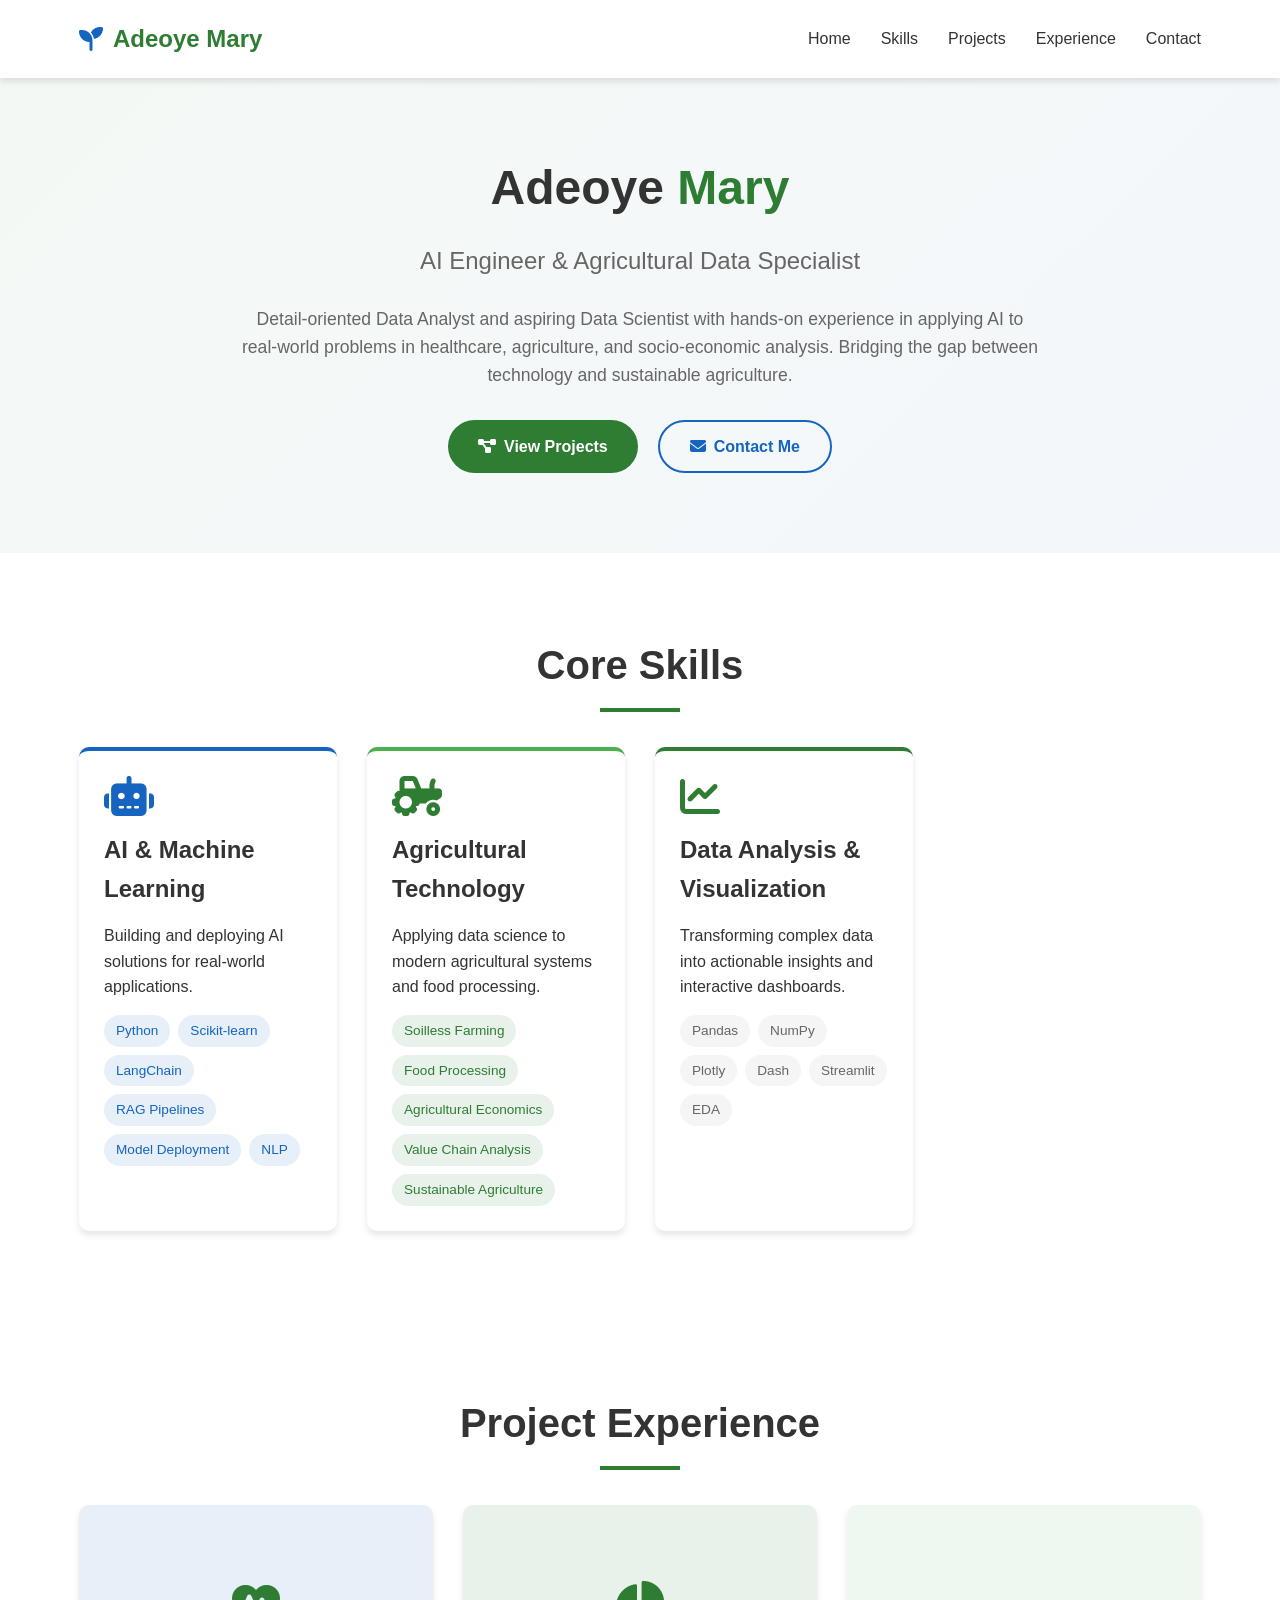
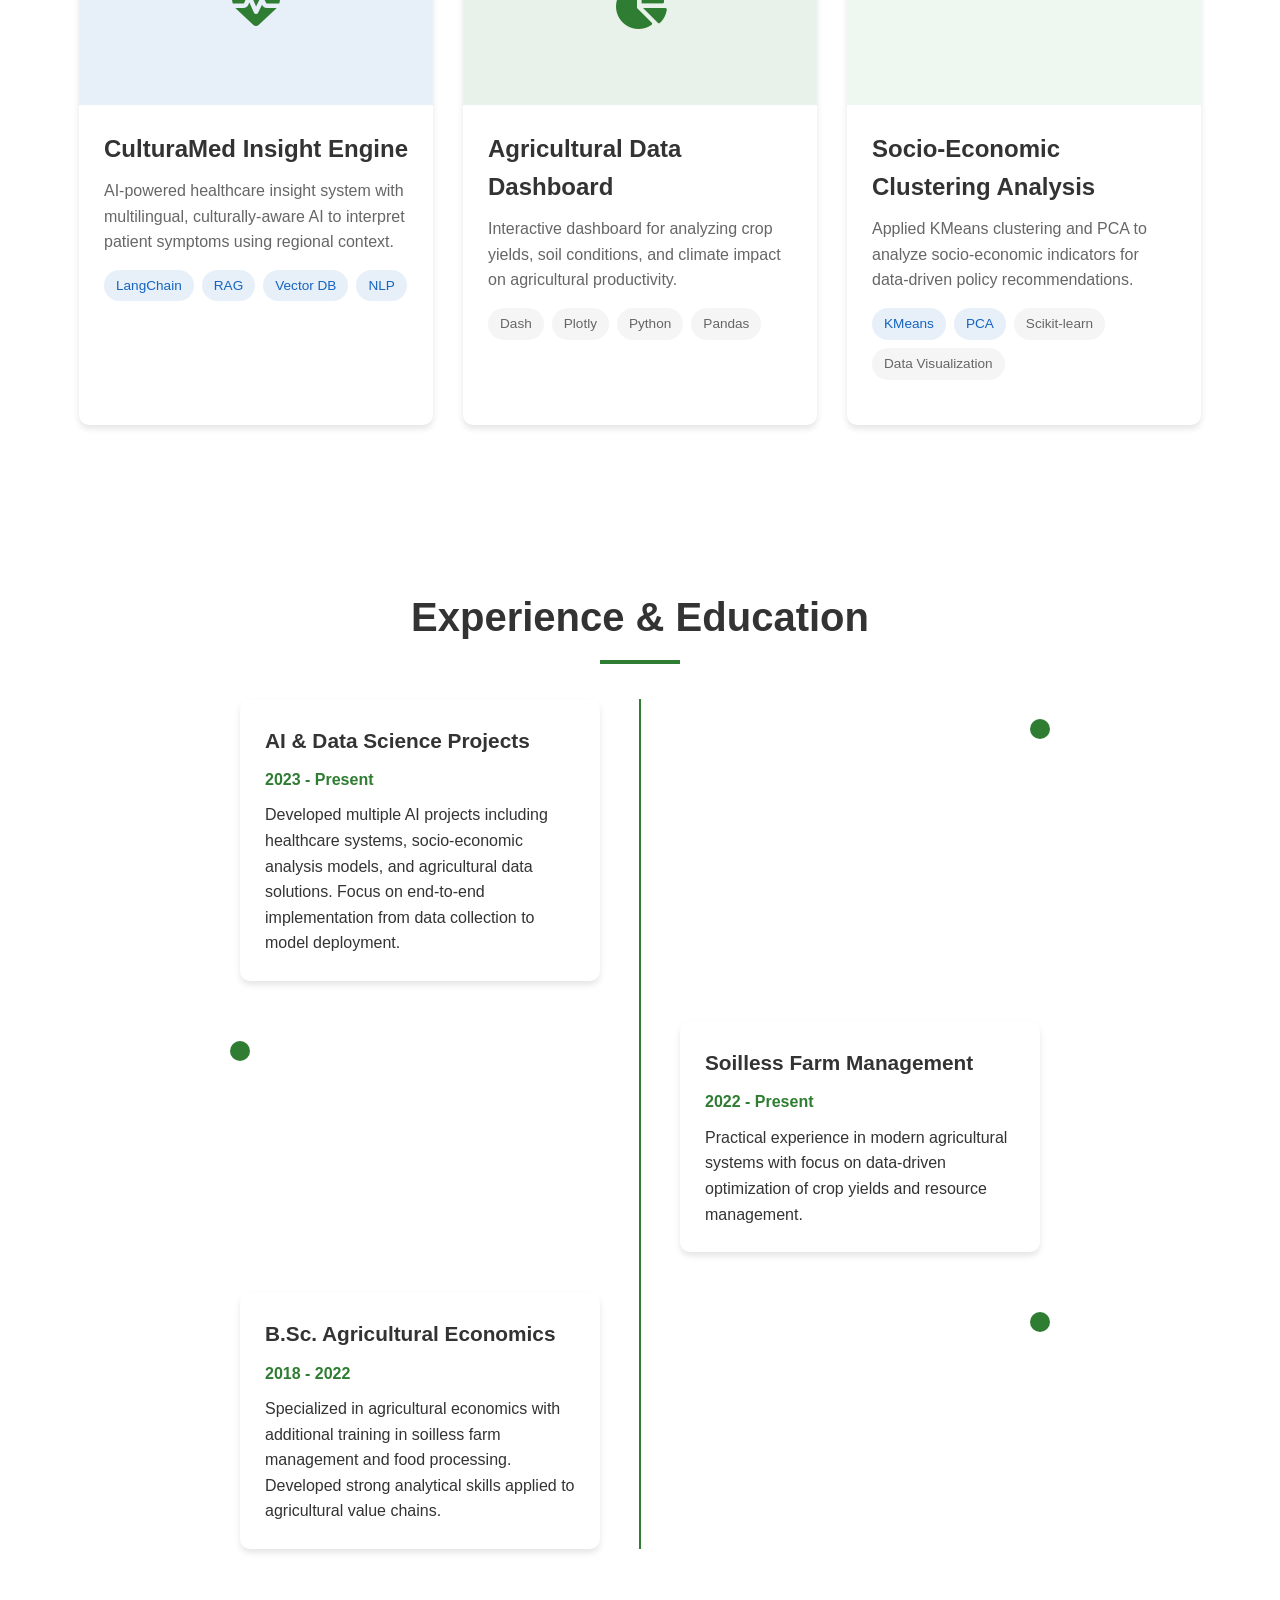
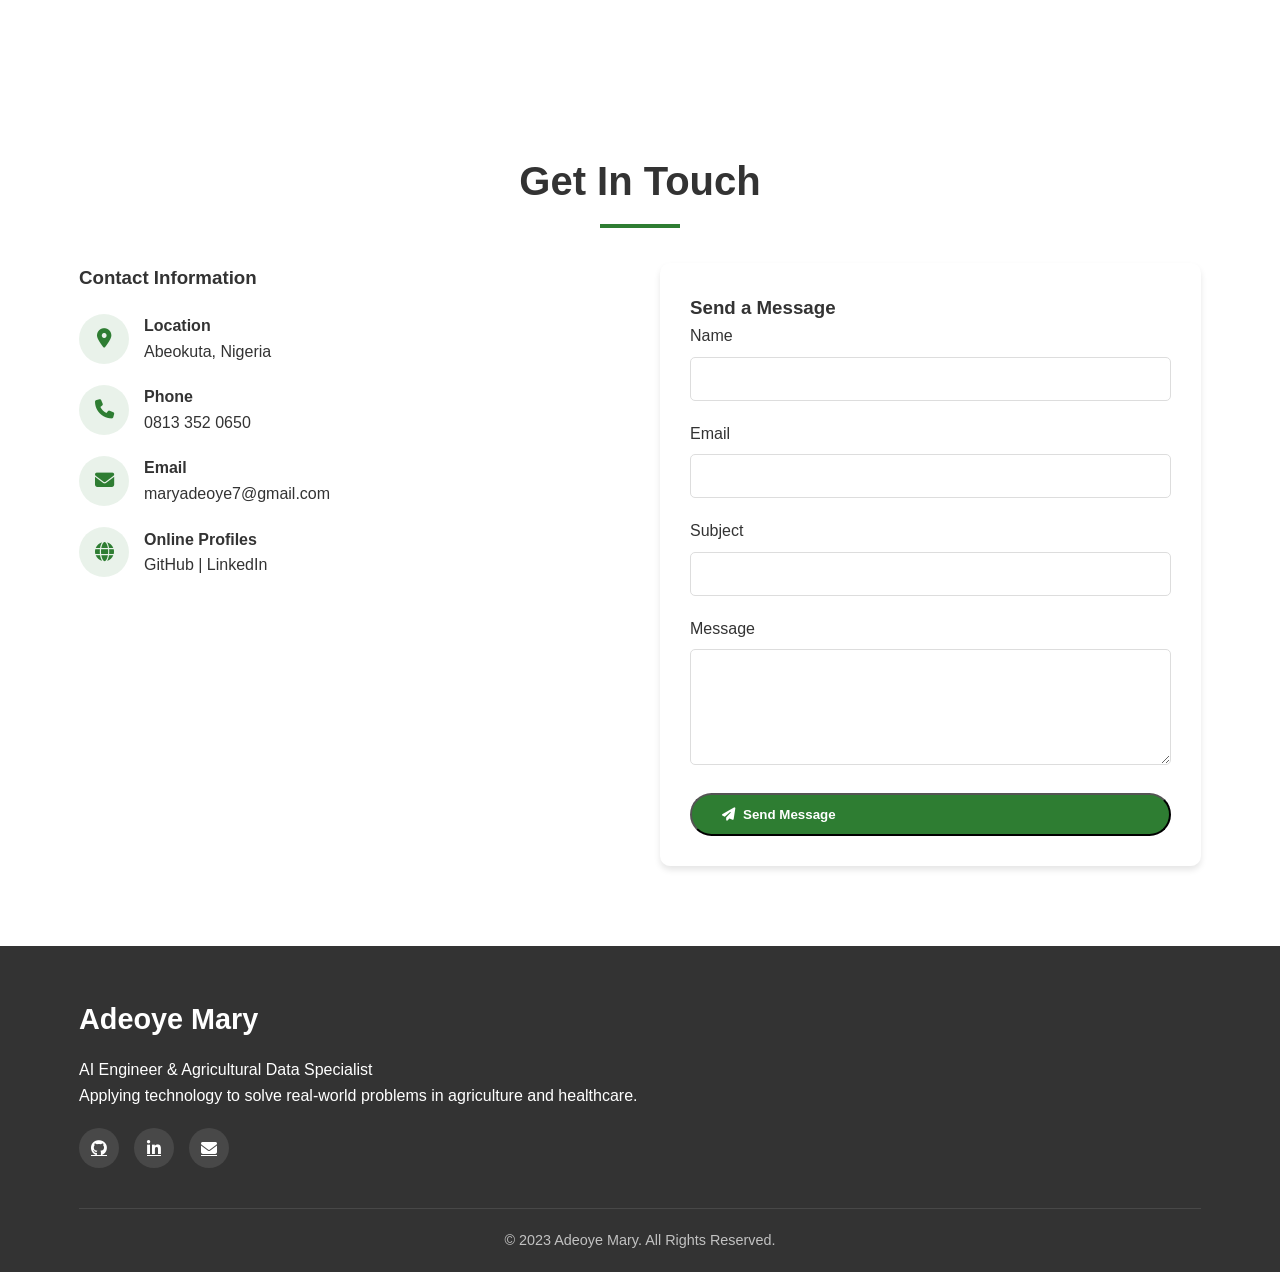
<file: index.html>
<!DOCTYPE html>
<html lang="en">
<head>
    <meta charset="UTF-8">
    <meta name="viewport" content="width=device-width, initial-scale=1.0">
    <title>Adeoye Mary | AI Engineer & Agricultural Data Specialist</title>
    <link rel="stylesheet" href="https://cdnjs.cloudflare.com/ajax/libs/font-awesome/6.4.0/css/all.min.css">
    <link rel="stylesheet" href="style.css">
</head>
<body>
    <!-- Header & Navigation -->
    <header>
        <div class="container">
            <nav>
                <div class="logo">
                    <i class="fas fa-seedling"></i>
                    <span>Adeoye Mary</span>
                </div>
                <ul class="nav-links">
                    <li><a href="#home">Home</a></li>
                    <li><a href="#skills">Skills</a></li>
                    <li><a href="#projects">Projects</a></li>
                    <li><a href="#experience">Experience</a></li>
                    <li><a href="#contact">Contact</a></li>
                </ul>
                <div class="mobile-menu-btn">
                    <i class="fas fa-bars"></i>
                </div>
            </nav>
        </div>
    </header>

    <!-- Hero Section -->
    <section class="hero" id="home">
        <div class="container">
            <div class="hero-content">
                <h1>Adeoye <span class="highlight">Mary</span></h1>
                <div class="subtitle">AI Engineer & Agricultural Data Specialist</div>
                <p>Detail-oriented Data Analyst and aspiring Data Scientist with hands-on experience in applying AI to real-world problems in healthcare, agriculture, and socio-economic analysis. Bridging the gap between technology and sustainable agriculture.</p>
                <div class="cta-buttons">
                    <a href="#projects" class="btn btn-primary">
                        <i class="fas fa-project-diagram"></i> View Projects
                    </a>
                    <a href="#contact" class="btn btn-secondary">
                        <i class="fas fa-envelope"></i> Contact Me
                    </a>
                </div>
            </div>
        </div>
    </section>

    <!-- Skills Section -->
    <section id="skills">
        <div class="container">
            <div class="section-title">
                <h2>Core Skills</h2>
            </div>
            <div class="skills-grid">
                <div class="skill-card ai">
                    <i class="fas fa-robot"></i>
                    <h3>AI & Machine Learning</h3>
                    <p>Building and deploying AI solutions for real-world applications.</p>
                    <div class="skill-tags">
                        <span class="tag ai">Python</span>
                        <span class="tag ai">Scikit-learn</span>
                        <span class="tag ai">LangChain</span>
                        <span class="tag ai">RAG Pipelines</span>
                        <span class="tag ai">Model Deployment</span>
                        <span class="tag ai">NLP</span>
                    </div>
                </div>
                
                <div class="skill-card agriculture">
                    <i class="fas fa-tractor"></i>
                    <h3>Agricultural Technology</h3>
                    <p>Applying data science to modern agricultural systems and food processing.</p>
                    <div class="skill-tags">
                        <span class="tag agri">Soilless Farming</span>
                        <span class="tag agri">Food Processing</span>
                        <span class="tag agri">Agricultural Economics</span>
                        <span class="tag agri">Value Chain Analysis</span>
                        <span class="tag agri">Sustainable Agriculture</span>
                    </div>
                </div>
                
                <div class="skill-card">
                    <i class="fas fa-chart-line"></i>
                    <h3>Data Analysis & Visualization</h3>
                    <p>Transforming complex data into actionable insights and interactive dashboards.</p>
                    <div class="skill-tags">
                        <span class="tag">Pandas</span>
                        <span class="tag">NumPy</span>
                        <span class="tag">Plotly</span>
                        <span class="tag">Dash</span>
                        <span class="tag">Streamlit</span>
                        <span class="tag">EDA</span>
                    </div>
                </div>
            </div>
        </div>
    </section>

    <!-- Projects Section -->
    <section id="projects">
        <div class="container">
            <div class="section-title">
                <h2>Project Experience</h2>
            </div>
            <div class="projects-grid">
                <div class="project-card">
                    <div class="project-img" style="background-color: rgba(21, 101, 192, 0.1);">
                        <i class="fas fa-heartbeat"></i>
                    </div>
                    <div class="project-content">
                        <h3>CulturaMed Insight Engine</h3>
                        <p>AI-powered healthcare insight system with multilingual, culturally-aware AI to interpret patient symptoms using regional context.</p>
                        <div class="project-tech">
                            <span class="tag ai">LangChain</span>
                            <span class="tag ai">RAG</span>
                            <span class="tag ai">Vector DB</span>
                            <span class="tag ai">NLP</span>
                        </div>
                    </div>
                </div>
                
                <div class="project-card">
                    <div class="project-img" style="background-color: rgba(46, 125, 50, 0.1);">
                        <i class="fas fa-chart-pie"></i>
                    </div>
                    <div class="project-content">
                        <h3>Agricultural Data Dashboard</h3>
                        <p>Interactive dashboard for analyzing crop yields, soil conditions, and climate impact on agricultural productivity.</p>
                        <div class="project-tech">
                            <span class="tag">Dash</span>
                            <span class="tag">Plotly</span>
                            <span class="tag">Python</span>
                            <span class="tag">Pandas</span>
                        </div>
                    </div>
                </div>
                
                <div class="project-card">
                    <div class="project-img" style="background-color: rgba(102, 187, 106, 0.1);">
                        <i class="fas fa-cluster"></i>
                    </div>
                    <div class="project-content">
                        <h3>Socio-Economic Clustering Analysis</h3>
                        <p>Applied KMeans clustering and PCA to analyze socio-economic indicators for data-driven policy recommendations.</p>
                        <div class="project-tech">
                            <span class="tag ai">KMeans</span>
                            <span class="tag ai">PCA</span>
                            <span class="tag">Scikit-learn</span>
                            <span class="tag">Data Visualization</span>
                        </div>
                    </div>
                </div>
            </div>
        </div>
    </section>

    <!-- Experience & Education Section -->
    <section id="experience">
        <div class="container">
            <div class="section-title">
                <h2>Experience & Education</h2>
            </div>
            <div class="timeline">
                <div class="timeline-item">
                    <div class="timeline-content">
                        <h3>AI & Data Science Projects</h3>
                        <div class="date">2023 - Present</div>
                        <p>Developed multiple AI projects including healthcare systems, socio-economic analysis models, and agricultural data solutions. Focus on end-to-end implementation from data collection to model deployment.</p>
                    </div>
                </div>
                
                <div class="timeline-item">
                    <div class="timeline-content">
                        <h3>Soilless Farm Management</h3>
                        <div class="date">2022 - Present</div>
                        <p>Practical experience in modern agricultural systems with focus on data-driven optimization of crop yields and resource management.</p>
                    </div>
                </div>
                
                <div class="timeline-item">
                    <div class="timeline-content">
                        <h3>B.Sc. Agricultural Economics</h3>
                        <div class="date">2018 - 2022</div>
                        <p>Specialized in agricultural economics with additional training in soilless farm management and food processing. Developed strong analytical skills applied to agricultural value chains.</p>
                    </div>
                </div>
            </div>
        </div>
    </section>

    <!-- Contact Section -->
    <section id="contact">
        <div class="container">
            <div class="section-title">
                <h2>Get In Touch</h2>
            </div>
            <div class="contact-container">
                <div class="contact-info">
                    <h3>Contact Information</h3>
                    <div class="contact-item">
                        <i class="fas fa-map-marker-alt"></i>
                        <div>
                            <h4>Location</h4>
                            <p>Abeokuta, Nigeria</p>
                        </div>
                    </div>
                    <div class="contact-item">
                        <i class="fas fa-phone"></i>
                        <div>
                            <h4>Phone</h4>
                            <p>0813 352 0650</p>
                        </div>
                    </div>
                    <div class="contact-item">
                        <i class="fas fa-envelope"></i>
                        <div>
                            <h4>Email</h4>
                            <p>maryadeoye7@gmail.com</p>
                        </div>
                    </div>
                    <div class="contact-item">
                        <i class="fas fa-globe"></i>
                        <div>
                            <h4>Online Profiles</h4>
                            <p>GitHub | LinkedIn</p>
                        </div>
                    </div>
                </div>
                
                <div class="contact-form">
                    <h3>Send a Message</h3>
                    <form id="contactForm">
                        <div class="form-group">
                            <label for="name">Name</label>
                            <input type="text" id="name" required>
                        </div>
                        <div class="form-group">
                            <label for="email">Email</label>
                            <input type="email" id="email" required>
                        </div>
                        <div class="form-group">
                            <label for="subject">Subject</label>
                            <input type="text" id="subject" required>
                        </div>
                        <div class="form-group">
                            <label for="message">Message</label>
                            <textarea id="message" rows="5" required></textarea>
                        </div>
                        <button type="submit" class="btn btn-primary" style="width: 100%;">
                            <i class="fas fa-paper-plane"></i> Send Message
                        </button>
                    </form>
                </div>
            </div>
        </div>
    </section>

    <!-- Footer -->
    <footer>
        <div class="container">
            <div class="footer-content">
                <div>
                    <div class="footer-logo">Adeoye Mary</div>
                    <p>AI Engineer & Agricultural Data Specialist</p>
                    <p>Applying technology to solve real-world problems in agriculture and healthcare.</p>
                    <div class="social-links">
                        <a href="https://github.com" target="_blank"><i class="fab fa-github"></i></a>
                        <a href="https://www.linkedin.com/in/adeoye-mary" target="_blank"><i class="fab fa-linkedin-in"></i></a>
                        <a href="mailto:maryadeoye7@gmail.com"><i class="fas fa-envelope"></i></a>
                    </div>
                </div>
            </div>
            <div class="copyright">
                &copy; 2023 Adeoye Mary. All Rights Reserved.
            </div>
        </div>
    </footer>

  <script src="script.js"></script>
</body>
</html>
</file>
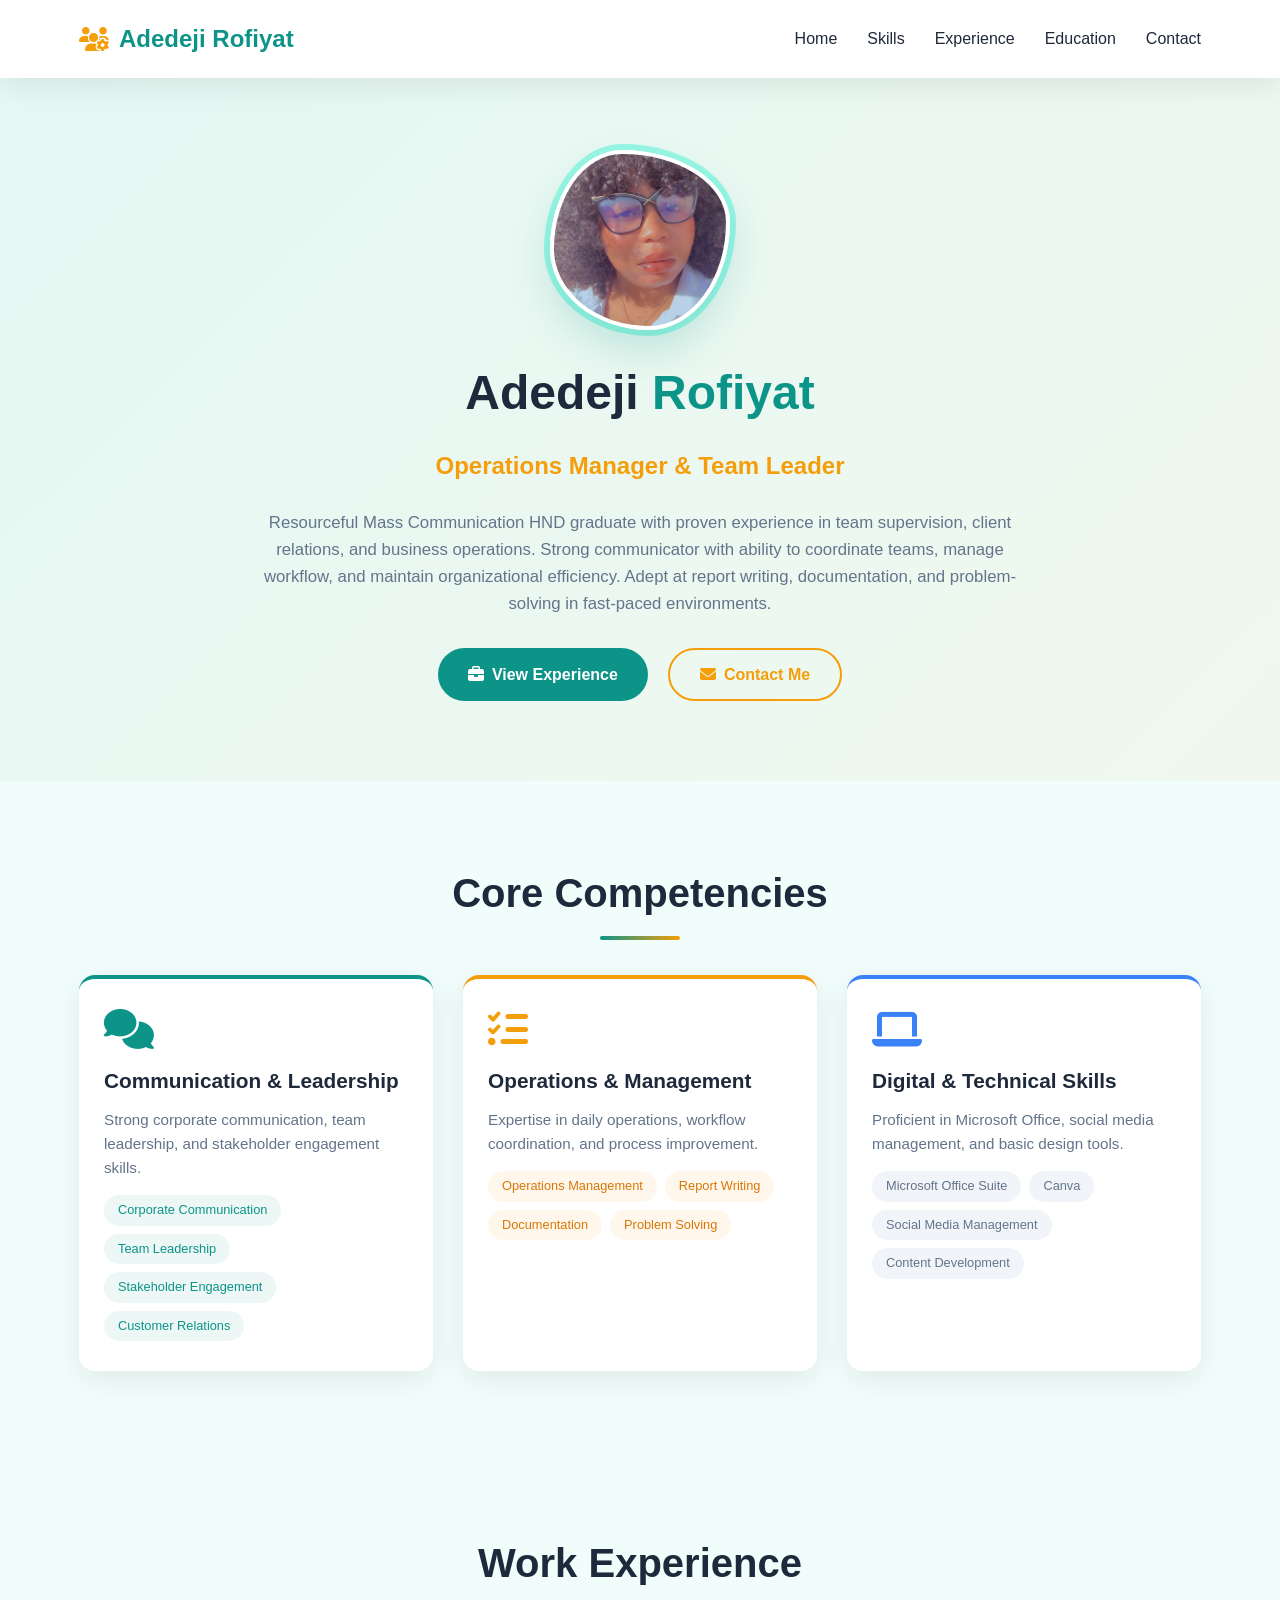
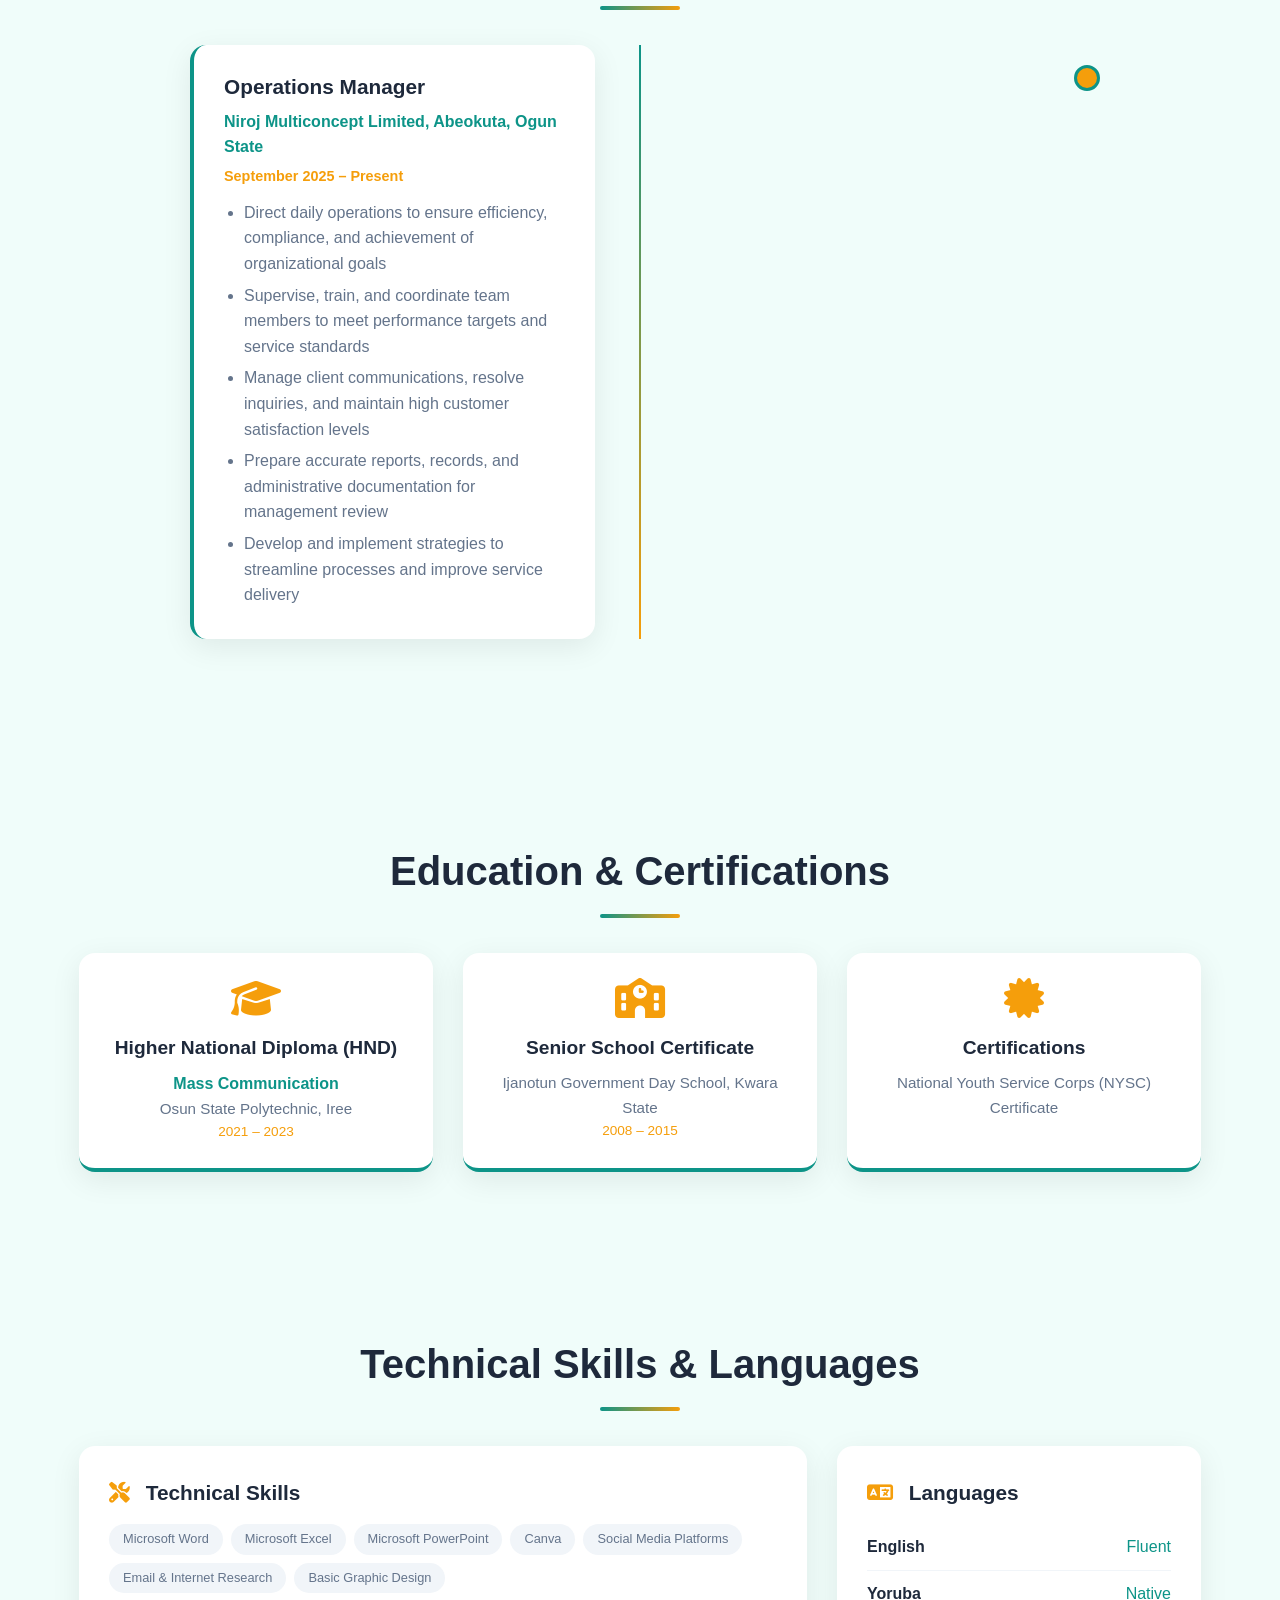
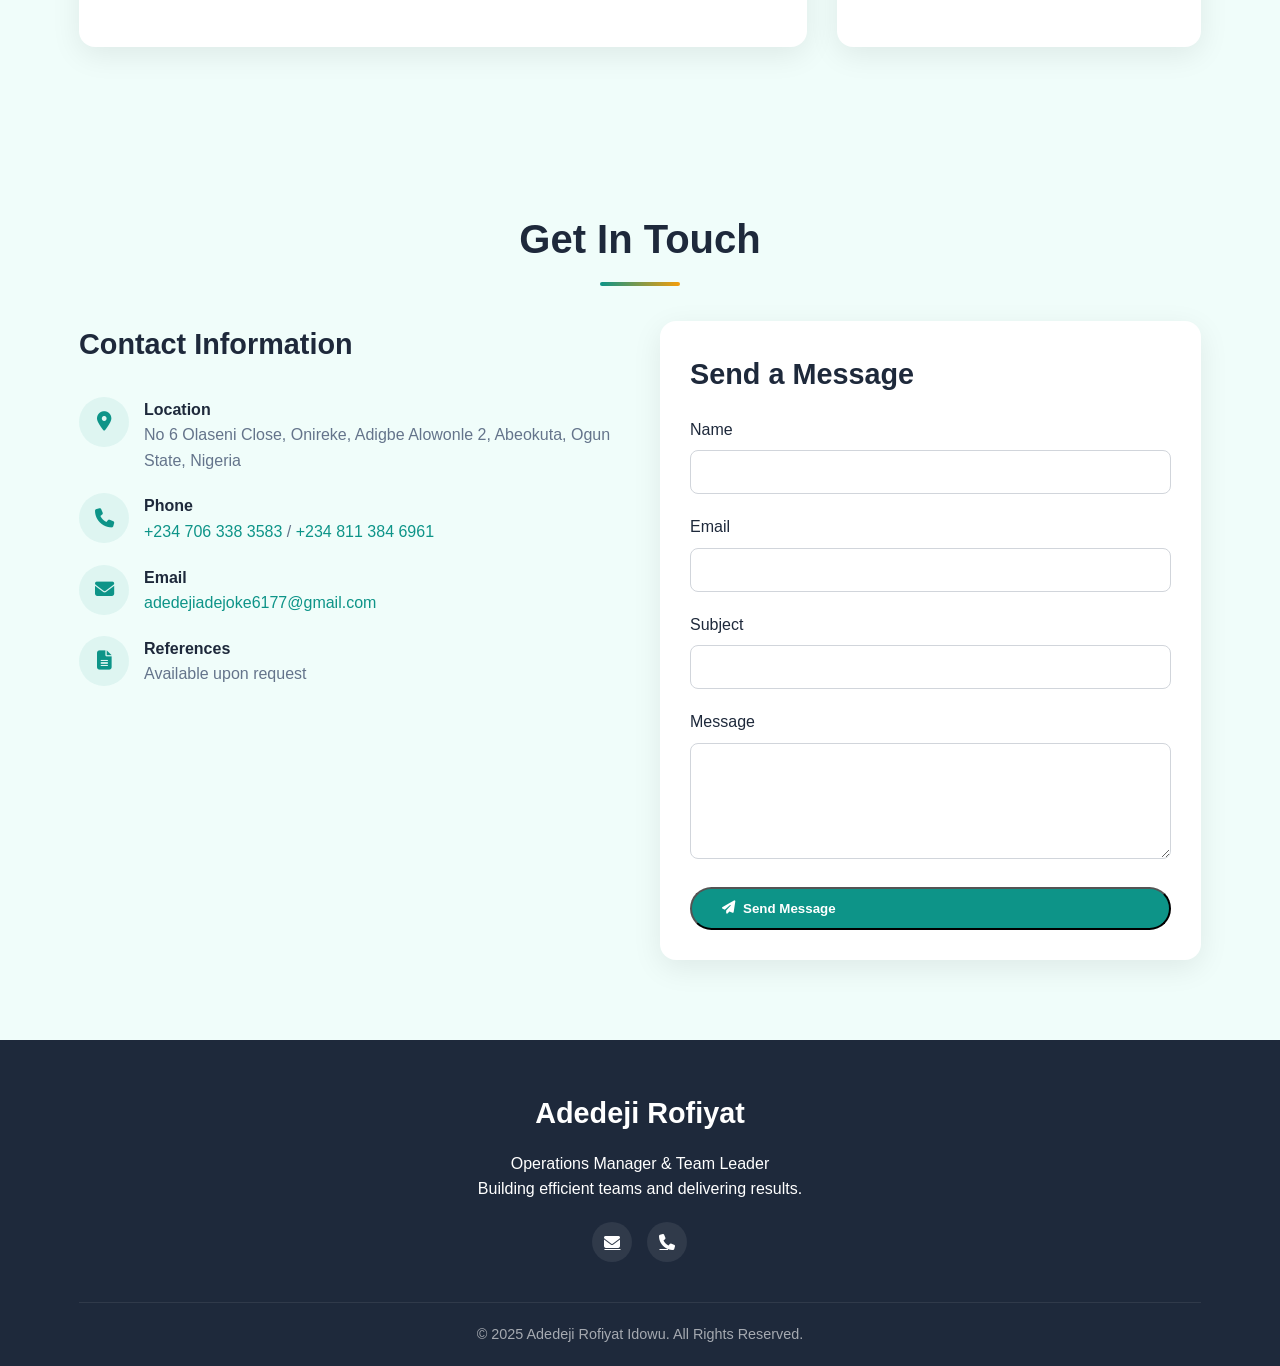
<file: ajoke_profile/index.html>
<!DOCTYPE html>
<html lang="en">
<head>
    <meta charset="UTF-8">
    <meta name="viewport" content="width=device-width, initial-scale=1.0">
    <title>Adedeji Rofiyat | Operations & Team Manager</title>
    <link rel="stylesheet" href="https://cdnjs.cloudflare.com/ajax/libs/font-awesome/6.4.0/css/all.min.css">
    <link rel="stylesheet" href="style.css">
</head>
<body>
    <!-- Header & Navigation -->
    <header>
        <div class="container">
            <nav>
                <div class="logo">
                    <i class="fas fa-users-cog"></i>
                    <span>Adedeji Rofiyat</span>
                </div>
                <ul class="nav-links">
                    <li><a href="#home">Home</a></li>
                    <li><a href="#skills">Skills</a></li>
                    <li><a href="#experience">Experience</a></li>
                    <li><a href="#education">Education</a></li>
                    <li><a href="#contact">Contact</a></li>
                </ul>
                <div class="mobile-menu-btn">
                    <i class="fas fa-bars"></i>
                </div>
            </nav>
        </div>
    </header>

    <!-- Hero Section -->
    <section class="hero" id="home">
        <div class="container">
            <div class="hero-content">
                <div class="profile-wrapper">
                    <img src="me.jpg" alt="Adedeji Rofiyat" class="profile-pic" onerror="this.src='https://ui-avatars.com/api/?background=0d9488&color=fff&size=200&name=Rofiyat+A'">
                </div>
                <h1>Adedeji <span class="highlight">Rofiyat</span></h1>
                <div class="subtitle">Operations Manager & Team Leader</div>
                <p>Resourceful Mass Communication HND graduate with proven experience in team supervision, client relations, and business operations. Strong communicator with ability to coordinate teams, manage workflow, and maintain organizational efficiency. Adept at report writing, documentation, and problem-solving in fast-paced environments.</p>
                <div class="cta-buttons">
                    <a href="#experience" class="btn btn-primary">
                        <i class="fas fa-briefcase"></i> View Experience
                    </a>
                    <a href="#contact" class="btn btn-secondary">
                        <i class="fas fa-envelope"></i> Contact Me
                    </a>
                </div>
            </div>
        </div>
    </section>

    <!-- Core Competencies / Skills Section -->
    <section id="skills">
        <div class="container">
            <div class="section-title">
                <h2>Core Competencies</h2>
            </div>
            <div class="skills-grid">
                <div class="skill-card communication">
                    <i class="fas fa-comments"></i>
                    <h3>Communication & Leadership</h3>
                    <p>Strong corporate communication, team leadership, and stakeholder engagement skills.</p>
                    <div class="skill-tags">
                        <span class="tag comm">Corporate Communication</span>
                        <span class="tag comm">Team Leadership</span>
                        <span class="tag comm">Stakeholder Engagement</span>
                        <span class="tag comm">Customer Relations</span>
                    </div>
                </div>
                
                <div class="skill-card operations">
                    <i class="fas fa-tasks"></i>
                    <h3>Operations & Management</h3>
                    <p>Expertise in daily operations, workflow coordination, and process improvement.</p>
                    <div class="skill-tags">
                        <span class="tag ops">Operations Management</span>
                        <span class="tag ops">Report Writing</span>
                        <span class="tag ops">Documentation</span>
                        <span class="tag ops">Problem Solving</span>
                    </div>
                </div>
                
                <div class="skill-card digital">
                    <i class="fas fa-laptop"></i>
                    <h3>Digital & Technical Skills</h3>
                    <p>Proficient in Microsoft Office, social media management, and basic design tools.</p>
                    <div class="skill-tags">
                        <span class="tag">Microsoft Office Suite</span>
                        <span class="tag">Canva</span>
                        <span class="tag">Social Media Management</span>
                        <span class="tag">Content Development</span>
                    </div>
                </div>
            </div>
        </div>
    </section>

    <!-- Work Experience Section -->
    <section id="experience">
        <div class="container">
            <div class="section-title">
                <h2>Work Experience</h2>
            </div>
            <div class="timeline">
                <div class="timeline-item">
                    <div class="timeline-content">
                        <h3>Operations Manager</h3>
                        <div class="company">Niroj Multiconcept Limited, Abeokuta, Ogun State</div>
                        <div class="date">September 2025 – Present</div>
                        <ul>
                            <li>Direct daily operations to ensure efficiency, compliance, and achievement of organizational goals</li>
                            <li>Supervise, train, and coordinate team members to meet performance targets and service standards</li>
                            <li>Manage client communications, resolve inquiries, and maintain high customer satisfaction levels</li>
                            <li>Prepare accurate reports, records, and administrative documentation for management review</li>
                            <li>Develop and implement strategies to streamline processes and improve service delivery</li>
                        </ul>
                    </div>
                </div>
            </div>
        </div>
    </section>

    <!-- Education Section -->
    <section id="education">
        <div class="container">
            <div class="section-title">
                <h2>Education & Certifications</h2>
            </div>
            <div class="education-grid">
                <div class="edu-card">
                    <i class="fas fa-graduation-cap"></i>
                    <h3>Higher National Diploma (HND)</h3>
                    <p class="edu-major">Mass Communication</p>
                    <p class="edu-institution">Osun State Polytechnic, Iree</p>
                    <p class="edu-date">2021 – 2023</p>
                </div>
                
                <div class="edu-card">
                    <i class="fas fa-school"></i>
                    <h3>Senior School Certificate</h3>
                    <p class="edu-institution">Ijanotun Government Day School, Kwara State</p>
                    <p class="edu-date">2008 – 2015</p>
                </div>
                
                <div class="edu-card">
                    <i class="fas fa-certificate"></i>
                    <h3>Certifications</h3>
                    <p class="edu-institution">National Youth Service Corps (NYSC) Certificate</p>
                </div>
            </div>
        </div>
    </section>

    <!-- Technical Skills & Languages -->
    <section id="technical">
        <div class="container">
            <div class="section-title">
                <h2>Technical Skills & Languages</h2>
            </div>
            <div class="tech-lang-grid">
                <div class="tech-card">
                    <h3><i class="fas fa-tools"></i> Technical Skills</h3>
                    <div class="skill-tags">
                        <span class="tag">Microsoft Word</span>
                        <span class="tag">Microsoft Excel</span>
                        <span class="tag">Microsoft PowerPoint</span>
                        <span class="tag">Canva</span>
                        <span class="tag">Social Media Platforms</span>
                        <span class="tag">Email & Internet Research</span>
                        <span class="tag">Basic Graphic Design</span>
                    </div>
                </div>
                <div class="lang-card">
                    <h3><i class="fas fa-language"></i> Languages</h3>
                    <div class="lang-item">
                        <span class="lang-name">English</span>
                        <span class="lang-level">Fluent</span>
                    </div>
                    <div class="lang-item">
                        <span class="lang-name">Yoruba</span>
                        <span class="lang-level">Native</span>
                    </div>
                </div>
            </div>
        </div>
    </section>

    <!-- Contact Section -->
    <section id="contact">
        <div class="container">
            <div class="section-title">
                <h2>Get In Touch</h2>
            </div>
            <div class="contact-container">
                <div class="contact-info">
                    <h3>Contact Information</h3>
                    <div class="contact-item">
                        <i class="fas fa-map-marker-alt"></i>
                        <div>
                            <h4>Location</h4>
                            <p>No 6 Olaseni Close, Onireke, Adigbe Alowonle 2, Abeokuta, Ogun State, Nigeria</p>
                        </div>
                    </div>
                    <div class="contact-item">
                        <i class="fas fa-phone"></i>
                        <div>
                            <h4>Phone</h4>
                            <p><a href="tel:+2347063383583">+234 706 338 3583</a> / <a href="tel:+2348113846961">+234 811 384 6961</a></p>
                        </div>
                    </div>
                    <div class="contact-item">
                        <i class="fas fa-envelope"></i>
                        <div>
                            <h4>Email</h4>
                            <p><a href="mailto:adedejiadejoke6177@gmail.com">adedejiadejoke6177@gmail.com</a></p>
                        </div>
                    </div>
                    <div class="contact-item">
                        <i class="fas fa-file-alt"></i>
                        <div>
                            <h4>References</h4>
                            <p>Available upon request</p>
                        </div>
                    </div>
                </div>
                
                <div class="contact-form">
                    <h3>Send a Message</h3>
                    <!-- Replace "YOUR-FORMSPREE-ID" with your actual Formspree endpoint -->
                    <form id="contactForm" action="https://formspree.io/f/YOUR-FORMSPREE-ID" method="POST">
                        <div class="form-group">
                            <label for="name">Name</label>
                            <input type="text" id="name" name="name" required>
                        </div>
                        <div class="form-group">
                            <label for="email">Email</label>
                            <input type="email" id="email" name="email" required>
                        </div>
                        <div class="form-group">
                            <label for="subject">Subject</label>
                            <input type="text" id="subject" name="subject" required>
                        </div>
                        <div class="form-group">
                            <label for="message">Message</label>
                            <textarea id="message" name="message" rows="5" required></textarea>
                        </div>
                        <button type="submit" class="btn btn-primary" style="width: 100%;">
                            <i class="fas fa-paper-plane"></i> Send Message
                        </button>
                    </form>
                </div>
            </div>
        </div>
    </section>

    <!-- Footer -->
    <footer>
        <div class="container">
            <div class="footer-content">
                <div>
                    <div class="footer-logo">Adedeji Rofiyat</div>
                    <p>Operations Manager & Team Leader</p>
                    <p>Building efficient teams and delivering results.</p>
                    <div class="social-links">
                        <a href="mailto:adedejiadejoke6177@gmail.com"><i class="fas fa-envelope"></i></a>
                        <a href="tel:+2347063383583"><i class="fas fa-phone"></i></a>
                    </div>
                </div>
            </div>
            <div class="copyright">
                &copy; 2025 Adedeji Rofiyat Idowu. All Rights Reserved.
            </div>
        </div>
    </footer>

    <script src="script.js"></script>
</body>
</html>
</file>
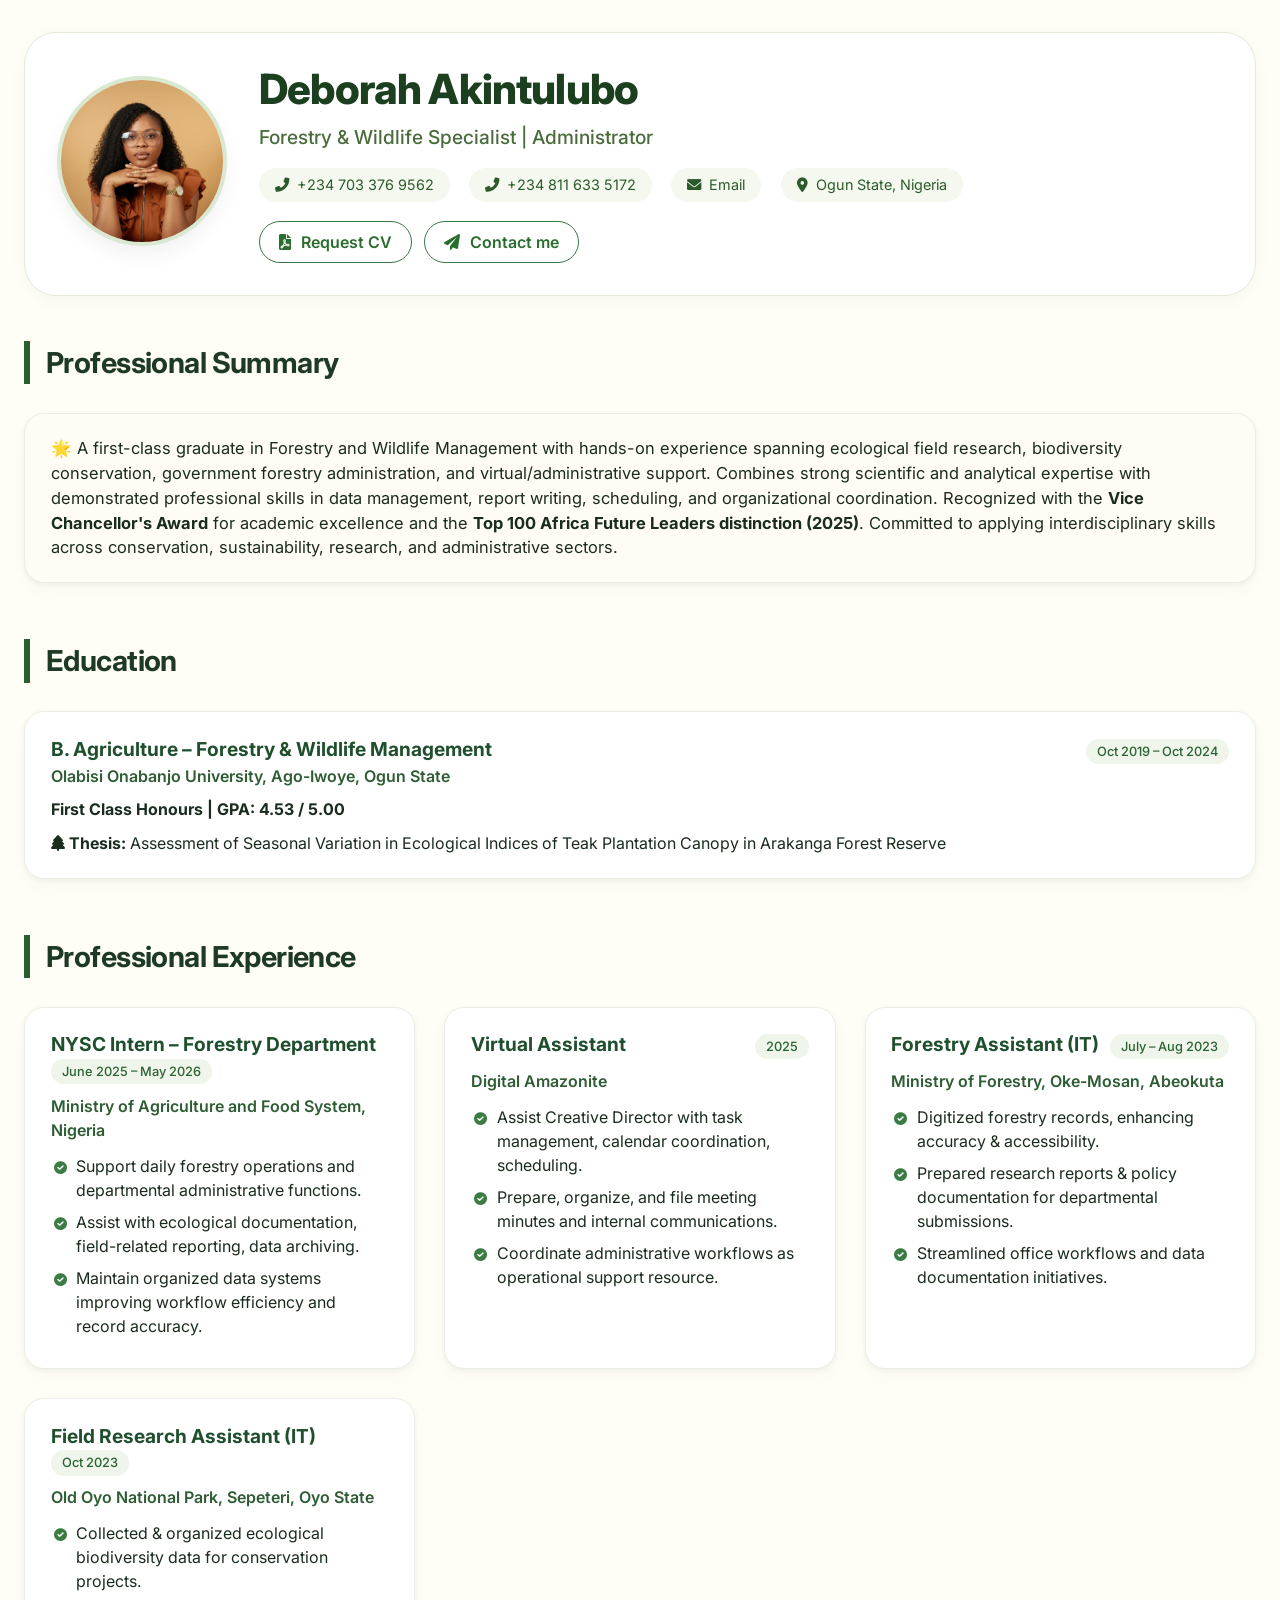
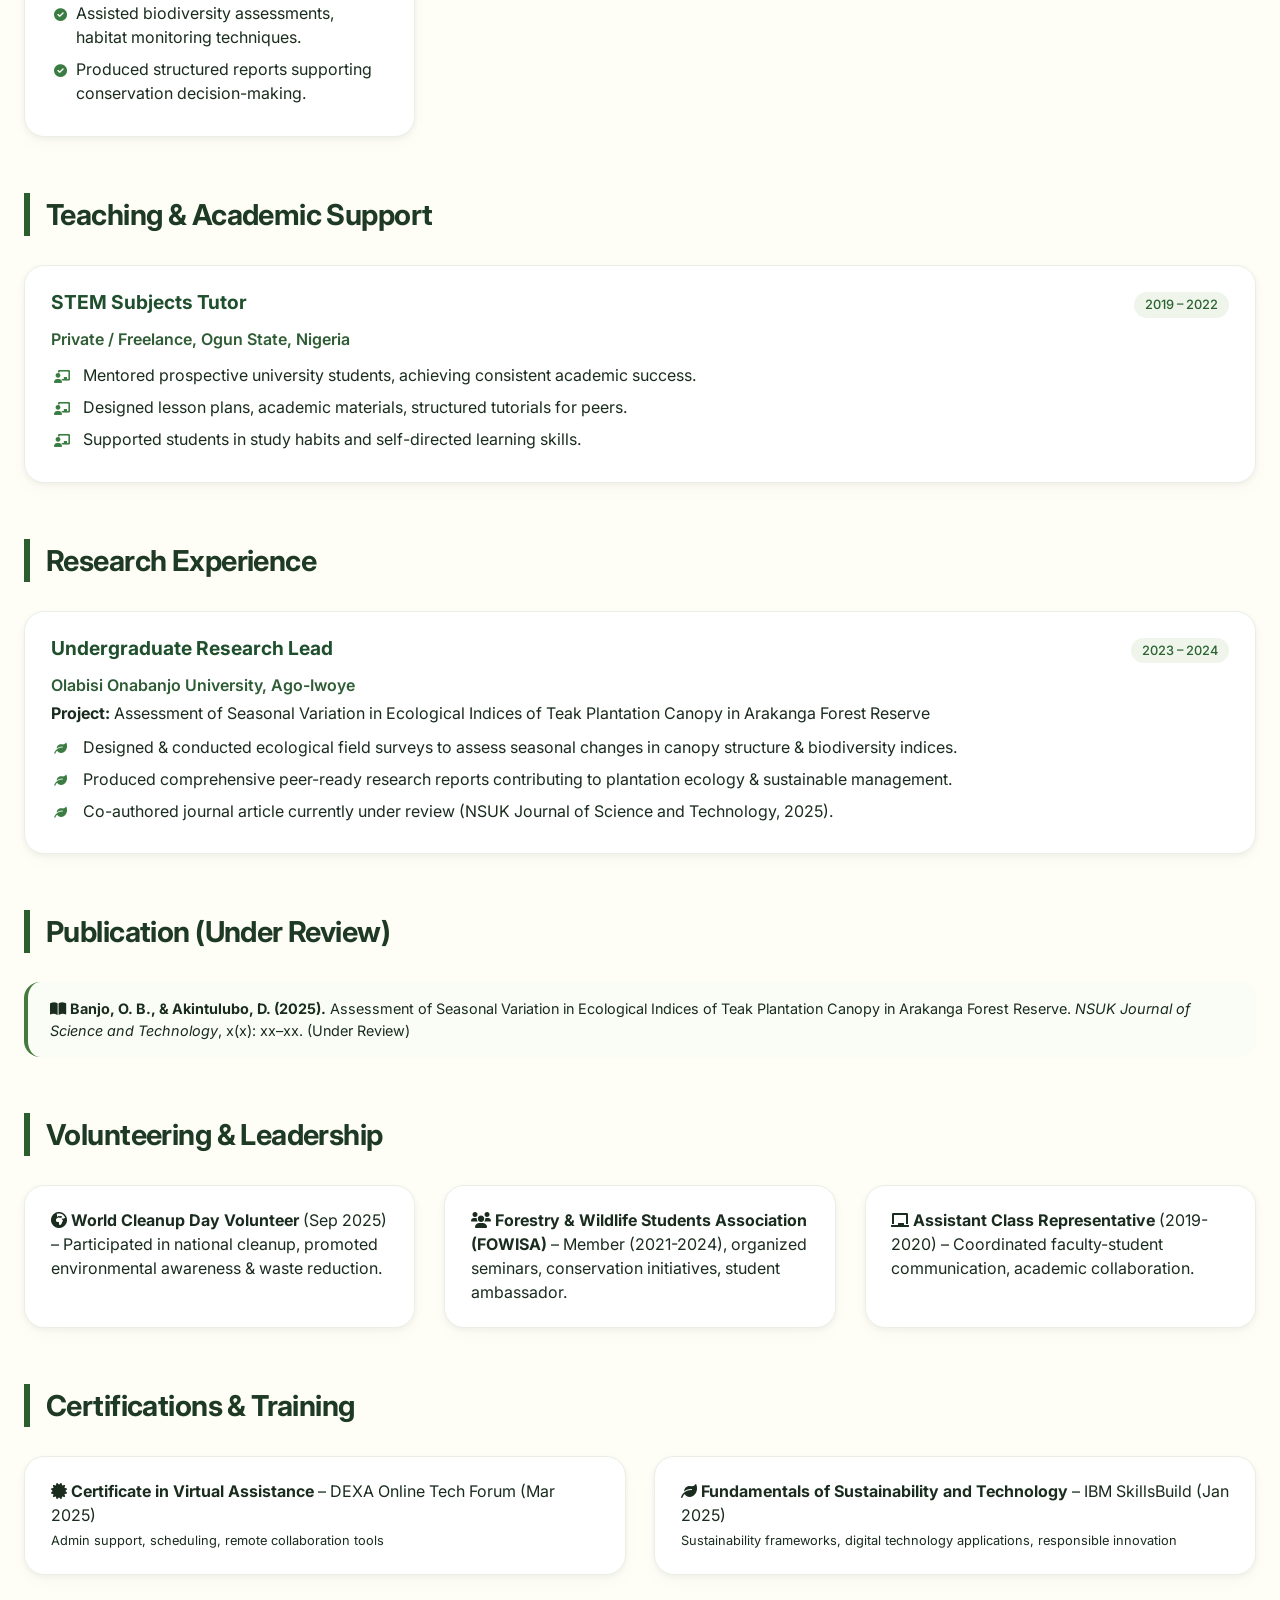
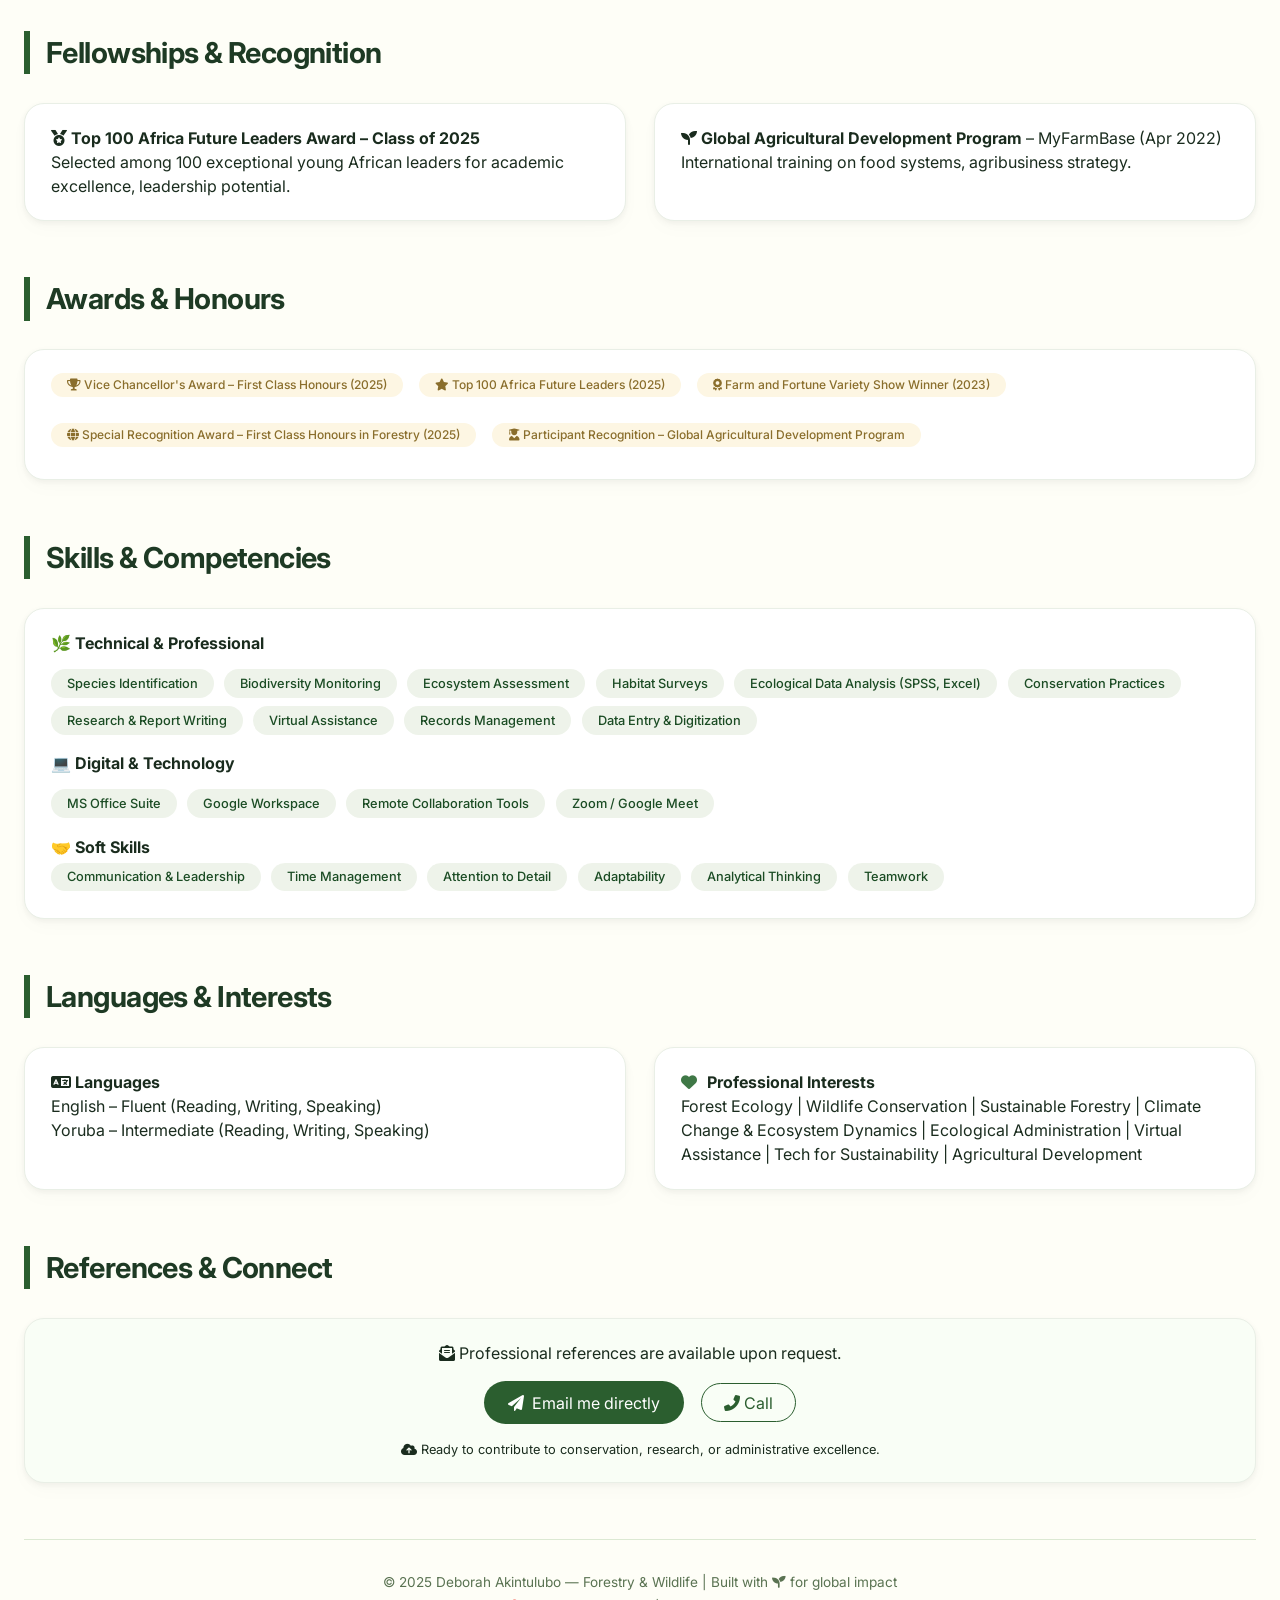
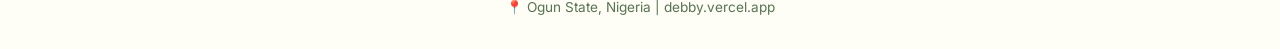
<file: debby_portfolio/index.html>
<!DOCTYPE html>
<html lang="en">
<head>
  <meta charset="UTF-8">
  <meta name="viewport" content="width=device-width, initial-scale=1.0, viewport-fit=cover">
  <title>Deborah Akintulubo | Forestry & Wildlife Specialist</title>
  <!-- Google Fonts + Font Awesome -->
  <link href="https://fonts.googleapis.com/css2?family=Inter:opsz,wght@14..32,300;14..32,400;14..32,600;14..32,700;14..32,800&display=swap" rel="stylesheet">
  <link rel="stylesheet" href="https://cdnjs.cloudflare.com/ajax/libs/font-awesome/6.0.0-beta3/css/all.min.css">
  <style>
    * {
      margin: 0;
      padding: 0;
      box-sizing: border-box;
    }

    body {
      font-family: 'Inter', sans-serif;
      background-color: #fefef7;
      color: #1a2c1e;
      line-height: 1.5;
      scroll-behavior: smooth;
    }

    .container {
      max-width: 1280px;
      margin: 0 auto;
      padding: 2rem 1.5rem;
    }

    /* section styling */
    section {
      margin-bottom: 3.5rem;
    }

    .section-title {
      font-size: 1.8rem;
      font-weight: 700;
      letter-spacing: -0.02em;
      border-left: 6px solid #2b5e2f;
      padding-left: 1rem;
      margin-bottom: 1.8rem;
      color: #1e3a24;
    }

    /* cards & grid */
    .grid-2 {
      display: grid;
      grid-template-columns: repeat(auto-fit, minmax(320px, 1fr));
      gap: 1.8rem;
    }

    .card {
      background: white;
      border-radius: 1.25rem;
      padding: 1.4rem 1.6rem;
      box-shadow: 0 8px 20px rgba(0, 0, 0, 0.02), 0 2px 6px rgba(0, 0, 0, 0.05);
      transition: all 0.2s ease;
      border: 1px solid #e9efe6;
    }

    .card:hover {
      transform: translateY(-3px);
      box-shadow: 0 20px 30px -12px rgba(32, 64, 32, 0.12);
      border-color: #cbdcc3;
    }

    .exp-header, .edu-header {
      display: flex;
      flex-wrap: wrap;
      justify-content: space-between;
      align-items: baseline;
      margin-bottom: 0.6rem;
    }

    .exp-title {
      font-weight: 700;
      font-size: 1.2rem;
      color: #1f4f2d;
    }

    .exp-org {
      font-weight: 600;
      color: #2e5c34;
      margin-bottom: 0.25rem;
    }

    .exp-date {
      font-size: 0.8rem;
      background: #eff5eb;
      padding: 0.2rem 0.7rem;
      border-radius: 30px;
      color: #2a6230;
      font-weight: 500;
    }

    .exp-desc {
      margin-top: 0.75rem;
      padding-left: 0.2rem;
    }

    .exp-desc ul {
      list-style: none;
      padding-left: 0;
    }

    .exp-desc li {
      margin-bottom: 0.5rem;
      display: flex;
      gap: 0.6rem;
      align-items: baseline;
    }

    .exp-desc li i {
      color: #3a7c42;
      font-size: 0.8rem;
      width: 1.2rem;
      margin-top: 0.2rem;
    }

    .skill-tag {
      display: inline-block;
      background: #eef3ea;
      color: #1b4c24;
      padding: 0.3rem 1rem;
      border-radius: 40px;
      font-size: 0.8rem;
      font-weight: 500;
      margin: 0.25rem 0.4rem 0.25rem 0;
    }

    .hero {
      display: flex;
      flex-wrap: wrap;
      gap: 2rem;
      align-items: center;
      margin-bottom: 2.8rem;
      background: #ffffff;
      border-radius: 2rem;
      padding: 2rem 2rem;
      box-shadow: 0 4px 18px rgba(0, 0, 0, 0.03);
      border: 1px solid #e2ecdb;
    }

    .hero-img {
      flex-shrink: 0;
    }

    .hero-img img {
      width: 170px;
      height: 170px;
      object-fit: cover;
      border-radius: 50%;
      border: 4px solid #d9e8d1;
      box-shadow: 0 10px 20px rgba(0,0,0,0.05);
      background: #f5faf0;
    }

    .hero-info h1 {
      font-size: 2.6rem;
      font-weight: 800;
      letter-spacing: -0.02em;
      color: #1c401f;
      line-height: 1.2;
    }

    .hero-tagline {
      font-size: 1.2rem;
      font-weight: 500;
      color: #4a6b3c;
      margin: 0.5rem 0 1rem 0;
    }

    .contact-bar {
      display: flex;
      flex-wrap: wrap;
      gap: 1.2rem;
      margin-top: 0.8rem;
    }

    .contact-bar a, .contact-bar span {
      display: inline-flex;
      align-items: center;
      gap: 0.5rem;
      color: #2c5a2c;
      font-size: 0.9rem;
      text-decoration: none;
      background: #f4f8ef;
      padding: 0.4rem 1rem;
      border-radius: 60px;
      transition: 0.2s;
    }

    .contact-bar a:hover {
      background: #e2ecd9;
      color: #1b4823;
    }

    .btn-outline {
      border: 1px solid #3c7843;
      background: transparent;
      padding: 0.5rem 1.2rem;
      border-radius: 40px;
      font-weight: 600;
      color: #2a6e2f;
      display: inline-flex;
      align-items: center;
      gap: 0.6rem;
      transition: 0.2s;
      cursor: pointer;
      text-decoration: none;
    }

    .btn-outline:hover {
      background: #eef5ea;
      border-color: #266b2b;
    }

    footer {
      text-align: center;
      border-top: 1px solid #dce9d3;
      padding-top: 2rem;
      margin-top: 2rem;
      font-size: 0.85rem;
      color: #5a7352;
    }

    @media (max-width: 780px) {
      .hero {
        flex-direction: column;
        text-align: center;
      }
      .hero-info h1 {
        font-size: 2rem;
      }
      .contact-bar {
        justify-content: center;
      }
      .section-title {
        font-size: 1.5rem;
      }
      .container {
        padding: 1.2rem;
      }
    }

    .publication-block {
      background: #fafdf6;
      padding: 1rem 1.4rem;
      border-radius: 1rem;
      border-left: 4px solid #457a3b;
      font-size: 0.9rem;
    }

    .award-badge {
      background: #fdf6e3;
      border-radius: 40px;
      padding: 0.2rem 1rem;
      font-weight: 500;
      display: inline-block;
      margin-bottom: 0.6rem;
      font-size: 0.75rem;
      color: #8a6e2c;
    }

    .interests i {
      margin-right: 0.4rem;
      color: #3f7846;
    }
  </style>
</head>
<body>
<div class="container">
  <!-- HERO Section -->
  <div class="hero">
    <div class="hero-img">
      <!-- User adds profile.jpg in the same folder as index.html -->
      <img src="profile.jpg" alt="Deborah Akintulubo" 
           onerror="this.onerror=null; this.src='https://ui-avatars.com/api/?background=2e6b32&color=fff&bold=true&size=160&name=D.A';">
    </div>
    <div class="hero-info">
      <h1>Deborah Akintulubo</h1>
      <div class="hero-tagline">Forestry & Wildlife Specialist | Administrator</div>
      <div class="contact-bar">
        <a href="tel:+2347033769562"><i class="fas fa-phone-alt"></i> +234 703 376 9562</a>
        <a href="tel:+2348116335172"><i class="fas fa-phone-alt"></i> +234 811 633 5172</a>
        <a href="mailto:akintulubodeborah@gmail.com"><i class="fas fa-envelope"></i> Email</a>
        <span><i class="fas fa-map-marker-alt"></i> Ogun State, Nigeria</span>
      </div>
      <div style="margin-top: 1.2rem;">
        <a href="#contact-cv" class="btn-outline" id="requestCvBtn"><i class="fas fa-file-pdf"></i> Request CV</a>
        <a href="mailto:akintulubodeborah@gmail.com?subject=Professional%20Opportunity" class="btn-outline" style="margin-left: 0.5rem;"><i class="fas fa-paper-plane"></i> Contact me</a>
      </div>
    </div>
  </div>

  <!-- Professional summary -->
  <section>
    <div class="section-title">Professional Summary</div>
    <div class="card" style="background:#fefcf5;">
      <p style="font-size:1.03rem;">🌟 A first-class graduate in Forestry and Wildlife Management with hands-on experience spanning ecological field research, biodiversity conservation, government forestry administration, and virtual/administrative support. Combines strong scientific and analytical expertise with demonstrated professional skills in data management, report writing, scheduling, and organizational coordination. Recognized with the <strong>Vice Chancellor's Award</strong> for academic excellence and the <strong>Top 100 Africa Future Leaders distinction (2025)</strong>. Committed to applying interdisciplinary skills across conservation, sustainability, research, and administrative sectors.</p>
    </div>
  </section>

  <!-- Education -->
  <section>
    <div class="section-title">Education</div>
    <div class="card">
      <div class="exp-header">
        <div><span class="exp-title">B. Agriculture – Forestry & Wildlife Management</span><br><span class="exp-org">Olabisi Onabanjo University, Ago-Iwoye, Ogun State</span></div>
        <div class="exp-date">Oct 2019 – Oct 2024</div>
      </div>
      <div><strong>First Class Honours | GPA: 4.53 / 5.00</strong></div>
      <div style="margin-top: 10px;"><i class="fas fa-tree"></i> <strong>Thesis:</strong> Assessment of Seasonal Variation in Ecological Indices of Teak Plantation Canopy in Arakanga Forest Reserve</div>
    </div>
  </section>

  <!-- Professional Experience + Teaching (combined layout but distinct) -->
  <section>
    <div class="section-title">Professional Experience</div>
    <div class="grid-2">
      <div class="card">
        <div class="exp-header"><span class="exp-title">NYSC Intern – Forestry Department</span><span class="exp-date">June 2025 – May 2026</span></div>
        <div class="exp-org">Ministry of Agriculture and Food System, Nigeria</div>
        <div class="exp-desc"><ul><li><i class="fas fa-check-circle"></i> Support daily forestry operations and departmental administrative functions.</li><li><i class="fas fa-check-circle"></i> Assist with ecological documentation, field-related reporting, data archiving.</li><li><i class="fas fa-check-circle"></i> Maintain organized data systems improving workflow efficiency and record accuracy.</li></ul></div>
      </div>
      <div class="card">
        <div class="exp-header"><span class="exp-title">Virtual Assistant</span><span class="exp-date">2025</span></div>
        <div class="exp-org">Digital Amazonite</div>
        <div class="exp-desc"><ul><li><i class="fas fa-check-circle"></i> Assist Creative Director with task management, calendar coordination, scheduling.</li><li><i class="fas fa-check-circle"></i> Prepare, organize, and file meeting minutes and internal communications.</li><li><i class="fas fa-check-circle"></i> Coordinate administrative workflows as operational support resource.</li></ul></div>
      </div>
      <div class="card">
        <div class="exp-header"><span class="exp-title">Forestry Assistant (IT)</span><span class="exp-date">July – Aug 2023</span></div>
        <div class="exp-org">Ministry of Forestry, Oke-Mosan, Abeokuta</div>
        <div class="exp-desc"><ul><li><i class="fas fa-check-circle"></i> Digitized forestry records, enhancing accuracy & accessibility.</li><li><i class="fas fa-check-circle"></i> Prepared research reports & policy documentation for departmental submissions.</li><li><i class="fas fa-check-circle"></i> Streamlined office workflows and data documentation initiatives.</li></ul></div>
      </div>
      <div class="card">
        <div class="exp-header"><span class="exp-title">Field Research Assistant (IT)</span><span class="exp-date">Oct 2023</span></div>
        <div class="exp-org">Old Oyo National Park, Sepeteri, Oyo State</div>
        <div class="exp-desc"><ul><li><i class="fas fa-check-circle"></i> Collected & organized ecological biodiversity data for conservation projects.</li><li><i class="fas fa-check-circle"></i> Assisted biodiversity assessments, habitat monitoring techniques.</li><li><i class="fas fa-check-circle"></i> Produced structured reports supporting conservation decision-making.</li></ul></div>
      </div>
    </div>
  </section>

  <!-- Teaching & Academic Support Experience -->
  <section>
    <div class="section-title">Teaching & Academic Support</div>
    <div class="card">
      <div class="exp-header"><span class="exp-title">STEM Subjects Tutor</span><span class="exp-date">2019 – 2022</span></div>
      <div class="exp-org">Private / Freelance, Ogun State, Nigeria</div>
      <div class="exp-desc"><ul><li><i class="fas fa-chalkboard-user"></i> Mentored prospective university students, achieving consistent academic success.</li><li><i class="fas fa-chalkboard-user"></i> Designed lesson plans, academic materials, structured tutorials for peers.</li><li><i class="fas fa-chalkboard-user"></i> Supported students in study habits and self-directed learning skills.</li></ul></div>
    </div>
  </section>

  <!-- Research Experience -->
  <section>
    <div class="section-title">Research Experience</div>
    <div class="card">
      <div class="exp-header"><span class="exp-title">Undergraduate Research Lead</span><span class="exp-date">2023 – 2024</span></div>
      <div class="exp-org">Olabisi Onabanjo University, Ago-Iwoye</div>
      <div><strong>Project:</strong> Assessment of Seasonal Variation in Ecological Indices of Teak Plantation Canopy in Arakanga Forest Reserve</div>
      <div class="exp-desc" style="margin-top: 0.6rem;"><ul><li><i class="fas fa-leaf"></i> Designed & conducted ecological field surveys to assess seasonal changes in canopy structure & biodiversity indices.</li><li><i class="fas fa-leaf"></i> Produced comprehensive peer-ready research reports contributing to plantation ecology & sustainable management.</li><li><i class="fas fa-leaf"></i> Co-authored journal article currently under review (NSUK Journal of Science and Technology, 2025).</li></ul></div>
    </div>
  </section>

  <!-- Publication -->
  <section>
    <div class="section-title">Publication (Under Review)</div>
    <div class="publication-block">
      <i class="fas fa-book-open"></i> <strong>Banjo, O. B., & Akintulubo, D. (2025).</strong> Assessment of Seasonal Variation in Ecological Indices of Teak Plantation Canopy in Arakanga Forest Reserve. <em>NSUK Journal of Science and Technology</em>, x(x): xx–xx. (Under Review)
    </div>
  </section>

  <!-- Volunteering & Leadership -->
  <section>
    <div class="section-title">Volunteering & Leadership</div>
    <div class="grid-2">
      <div class="card"><i class="fas fa-globe-africa"></i> <strong>World Cleanup Day Volunteer</strong> (Sep 2025) – Participated in national cleanup, promoted environmental awareness & waste reduction.</div>
      <div class="card"><i class="fas fa-users"></i> <strong>Forestry & Wildlife Students Association (FOWISA)</strong> – Member (2021-2024), organized seminars, conservation initiatives, student ambassador.</div>
      <div class="card"><i class="fas fa-chalkboard"></i> <strong>Assistant Class Representative</strong> (2019-2020) – Coordinated faculty-student communication, academic collaboration.</div>
    </div>
  </section>

  <!-- Certifications & Training -->
  <section>
    <div class="section-title">Certifications & Training</div>
    <div class="grid-2">
      <div class="card"><i class="fas fa-certificate"></i> <strong>Certificate in Virtual Assistance</strong> – DEXA Online Tech Forum (Mar 2025)<br><span style="font-size:0.8rem;">Admin support, scheduling, remote collaboration tools</span></div>
      <div class="card"><i class="fas fa-leaf"></i> <strong>Fundamentals of Sustainability and Technology</strong> – IBM SkillsBuild (Jan 2025)<br><span style="font-size:0.8rem;">Sustainability frameworks, digital technology applications, responsible innovation</span></div>
    </div>
  </section>

  <!-- Fellowships, Programs & Recognition -->
  <section>
    <div class="section-title">Fellowships & Recognition</div>
    <div class="grid-2">
      <div class="card"><i class="fas fa-medal"></i> <strong>Top 100 Africa Future Leaders Award – Class of 2025</strong><br>Selected among 100 exceptional young African leaders for academic excellence, leadership potential.</div>
      <div class="card"><i class="fas fa-seedling"></i> <strong>Global Agricultural Development Program</strong> – MyFarmBase (Apr 2022)<br>International training on food systems, agribusiness strategy.</div>
    </div>
  </section>

  <!-- Awards & Honours -->
  <section>
    <div class="section-title">Awards & Honours</div>
    <div class="card">
      <div style="display: flex; flex-wrap: wrap; gap: 1rem;">
        <span class="award-badge"><i class="fas fa-trophy"></i> Vice Chancellor's Award – First Class Honours (2025)</span>
        <span class="award-badge"><i class="fas fa-star"></i> Top 100 Africa Future Leaders (2025)</span>
        <span class="award-badge"><i class="fas fa-award"></i> Farm and Fortune Variety Show Winner (2023)</span>
        <span class="award-badge"><i class="fas fa-globe"></i> Special Recognition Award – First Class Honours in Forestry (2025)</span>
        <span class="award-badge"><i class="fas fa-user-graduate"></i> Participant Recognition – Global Agricultural Development Program</span>
      </div>
    </div>
  </section>

  <!-- Skills & Competencies -->
  <section>
    <div class="section-title">Skills & Competencies</div>
    <div class="card">
      <div><strong>🌿 Technical & Professional</strong></div>
      <div style="margin: 0.6rem 0 0.8rem 0;">
        <span class="skill-tag">Species Identification</span>
        <span class="skill-tag">Biodiversity Monitoring</span>
        <span class="skill-tag">Ecosystem Assessment</span>
        <span class="skill-tag">Habitat Surveys</span>
        <span class="skill-tag">Ecological Data Analysis (SPSS, Excel)</span>
        <span class="skill-tag">Conservation Practices</span>
        <span class="skill-tag">Research & Report Writing</span>
        <span class="skill-tag">Virtual Assistance</span>
        <span class="skill-tag">Records Management</span>
        <span class="skill-tag">Data Entry & Digitization</span>
      </div>
      <div><strong>💻 Digital & Technology</strong></div>
      <div style="margin: 0.6rem 0 0.8rem 0;">
        <span class="skill-tag">MS Office Suite</span>
        <span class="skill-tag">Google Workspace</span>
        <span class="skill-tag">Remote Collaboration Tools</span>
        <span class="skill-tag">Zoom / Google Meet</span>
      </div>
      <div><strong>🤝 Soft Skills</strong></div>
      <div>
        <span class="skill-tag">Communication & Leadership</span>
        <span class="skill-tag">Time Management</span>
        <span class="skill-tag">Attention to Detail</span>
        <span class="skill-tag">Adaptability</span>
        <span class="skill-tag">Analytical Thinking</span>
        <span class="skill-tag">Teamwork</span>
      </div>
    </div>
  </section>

  <!-- Languages & Interests -->
  <section>
    <div class="section-title">Languages & Interests</div>
    <div class="grid-2">
      <div class="card">
        <i class="fas fa-language"></i> <strong>Languages</strong><br>
        English – Fluent (Reading, Writing, Speaking)<br>
        Yoruba – Intermediate (Reading, Writing, Speaking)
      </div>
      <div class="card interests">
        <i class="fas fa-heart"></i> <strong>Professional Interests</strong><br>
        Forest Ecology | Wildlife Conservation | Sustainable Forestry | Climate Change & Ecosystem Dynamics | Ecological Administration | Virtual Assistance | Tech for Sustainability | Agricultural Development
      </div>
    </div>
  </section>

  <!-- Contact & References final block -->
  <section id="contact-cv">
    <div class="section-title">References & Connect</div>
    <div class="card" style="text-align: center; background: #f9fef6;">
      <p><i class="fas fa-envelope-open-text"></i> Professional references are available upon request.</p>
      <div style="margin-top: 1rem;">
        <a href="mailto:akintulubodeborah@gmail.com?subject=Opportunity%20for%20Deborah" style="background: #2b5e2f; color: white; padding: 0.6rem 1.5rem; border-radius: 40px; text-decoration: none; display: inline-flex; align-items: center; gap: 0.5rem;"><i class="fas fa-paper-plane"></i> Email me directly</a>
        <a href="tel:+2347033769562" style="background: none; border: 1px solid #2b5e2f; margin-left: 0.8rem; padding: 0.55rem 1.4rem; border-radius: 40px; text-decoration: none; color: #2b5e2f;"><i class="fas fa-phone-alt"></i> Call</a>
      </div>
      <p style="margin-top: 1rem; font-size: 0.8rem;"><i class="fas fa-cloud-upload-alt"></i> Ready to contribute to conservation, research, or administrative excellence.</p>
    </div>
  </section>

  <footer>
    <p>© 2025 Deborah Akintulubo — Forestry & Wildlife | Built with <i class="fas fa-seedling"></i> for global impact</p>
    <p style="margin-top: 0.3rem;">📍 Ogun State, Nigeria | debby.vercel.app</p>
  </footer>
</div>

<script>
  // Request CV functionality: opens email with CV request subject
  const requestBtn = document.getElementById('requestCvBtn');
  if(requestBtn) {
    requestBtn.addEventListener('click', (e) => {
      e.preventDefault();
      window.location.href = 'mailto:akintulubodeborah@gmail.com?subject=CV%20Request%20-%20Deborah%20Akintulubo&body=Hello%20Deborah,%0A%0AI%20would%20like%20to%20request%20your%20professional%20CV.%0A%0AThank%20you.';
    });
  }

  // small console friendly note for image: if profile image missing, onerror already handled. Provide friendly reminder.
  console.log("Portfolio ready — add your profile photo as 'profile.jpg' in the root folder for best display.");
</script>
</body>
</html>
</file>
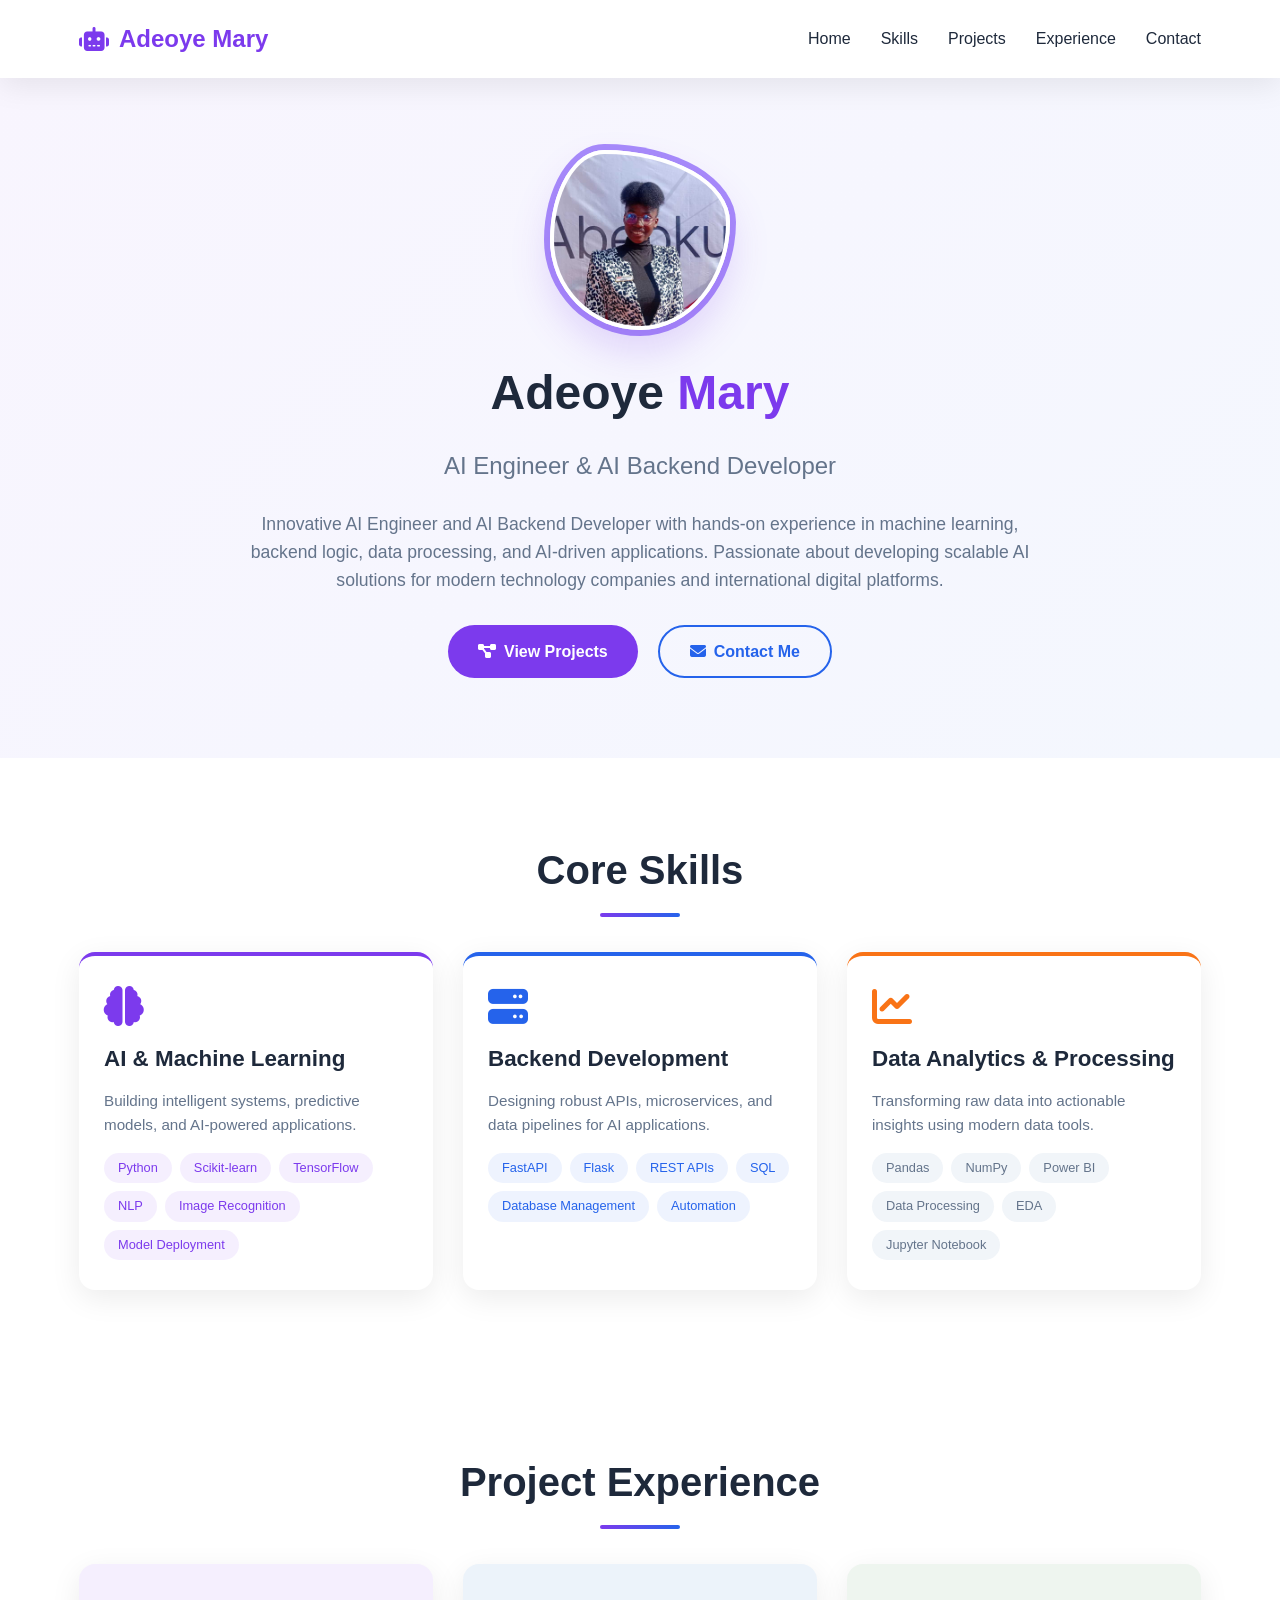
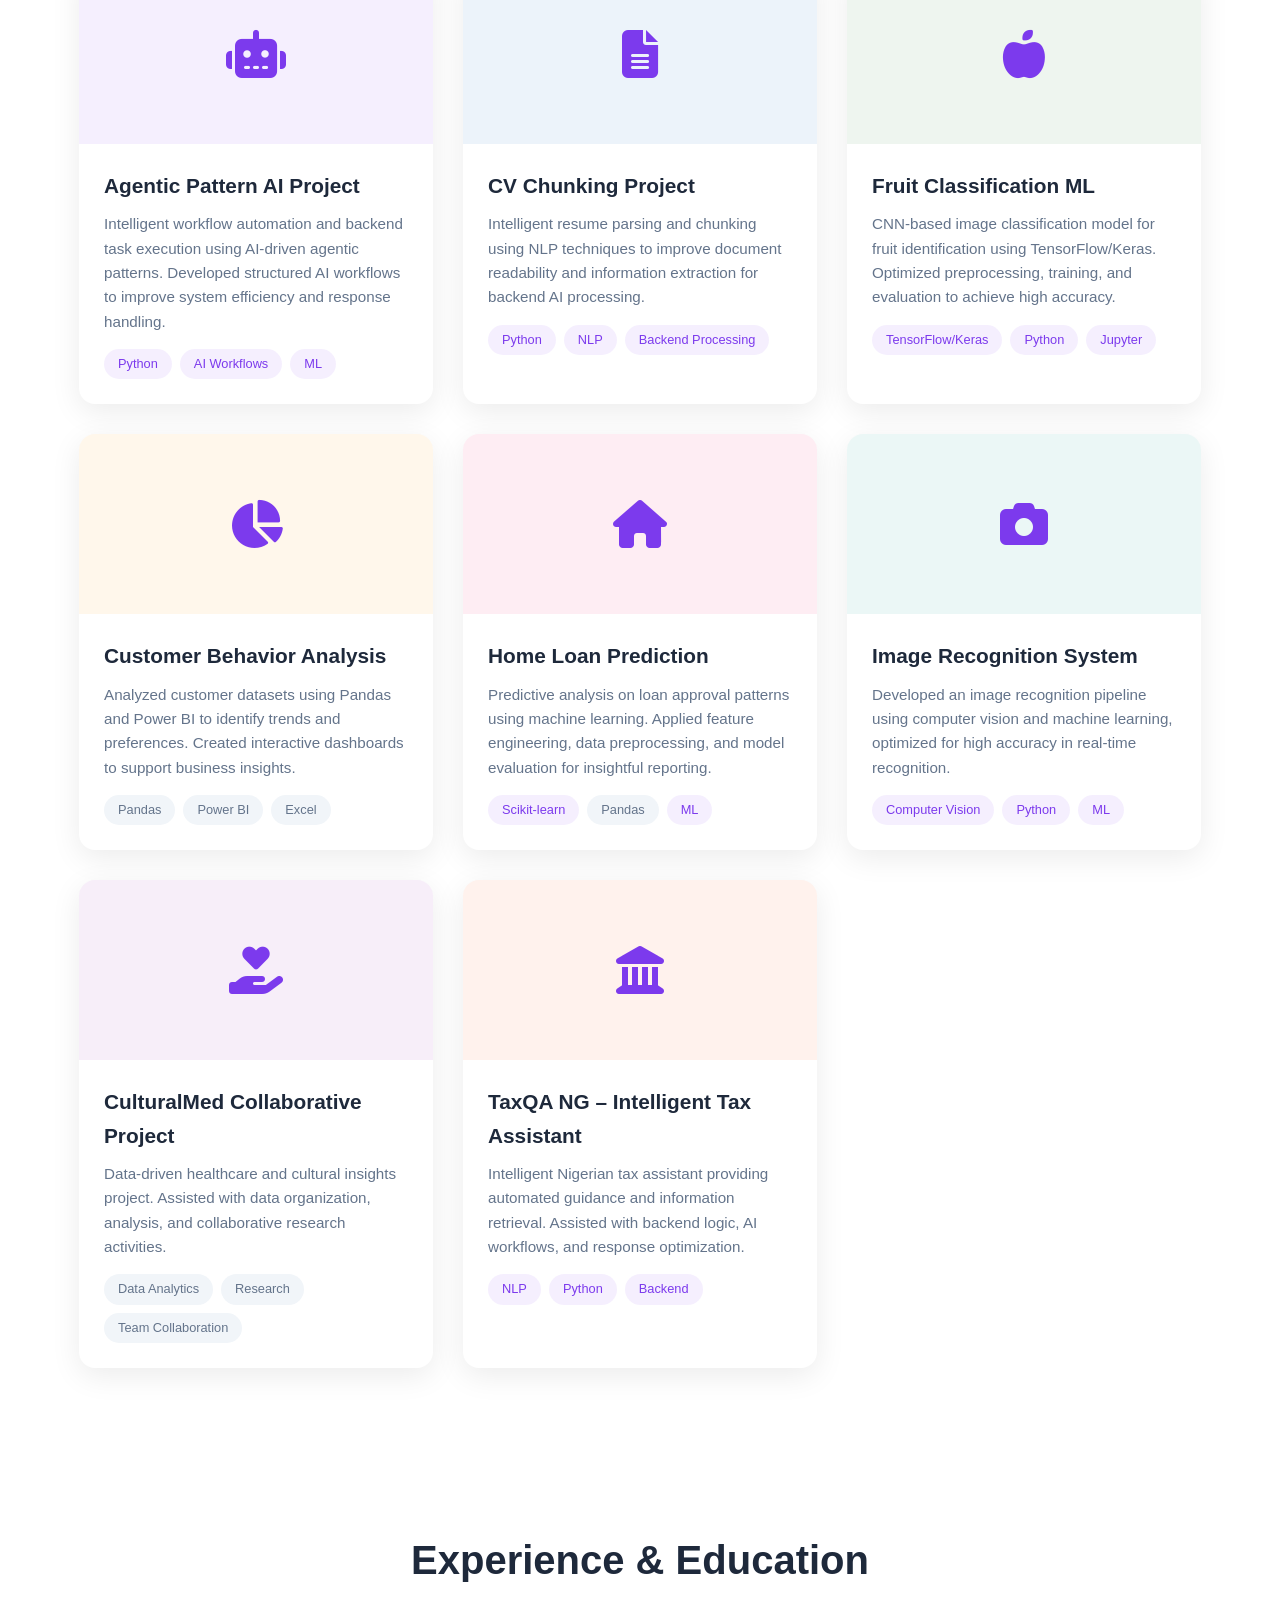
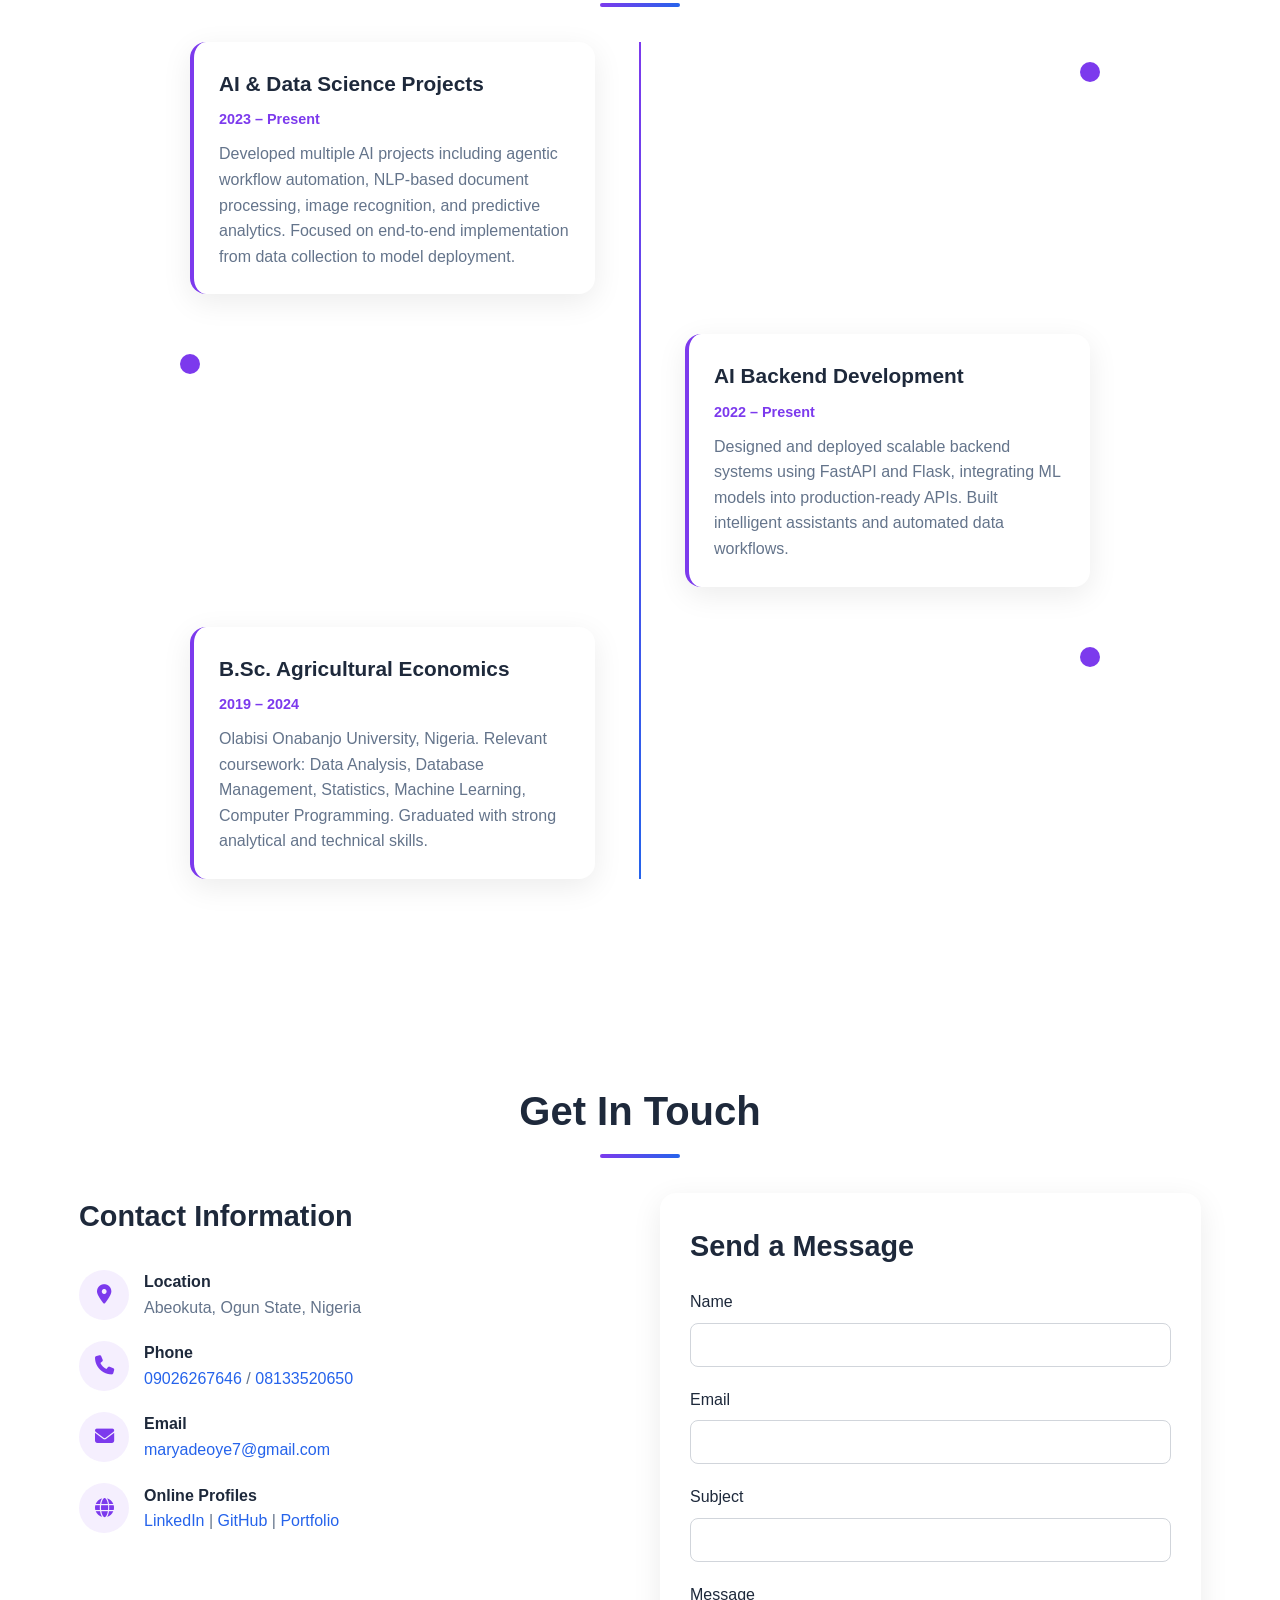
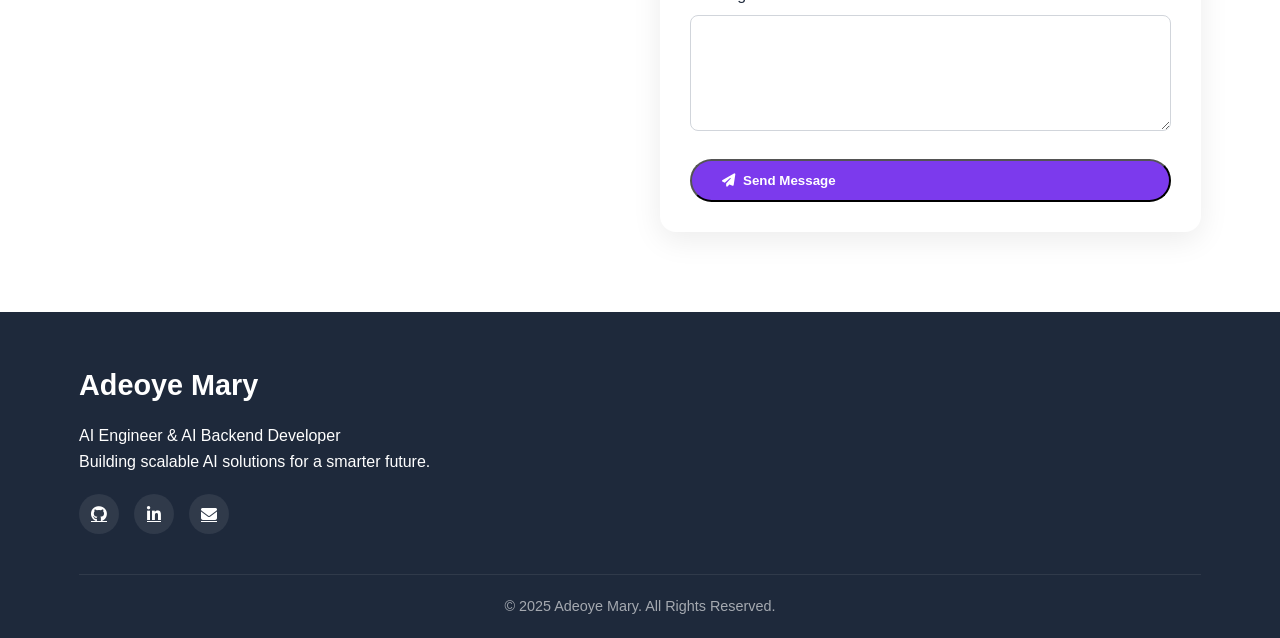
<file: my_me/index.html>
<!DOCTYPE html>
<html lang="en">
<head>
    <meta charset="UTF-8">
    <meta name="viewport" content="width=device-width, initial-scale=1.0">
    <title>Mary Adeoye | AI Engineer & Backend Developer</title>
    <link rel="stylesheet" href="https://cdnjs.cloudflare.com/ajax/libs/font-awesome/6.4.0/css/all.min.css">
    <link rel="stylesheet" href="style.css">
</head>
<body>
    <!-- Header & Navigation -->
    <header>
        <div class="container">
            <nav>
                <div class="logo">
                    <i class="fas fa-robot"></i>
                    <span>Adeoye Mary</span>
                </div>
                <ul class="nav-links">
                    <li><a href="#home">Home</a></li>
                    <li><a href="#skills">Skills</a></li>
                    <li><a href="#projects">Projects</a></li>
                    <li><a href="#experience">Experience</a></li>
                    <li><a href="#contact">Contact</a></li>
                </ul>
                <div class="mobile-menu-btn">
                    <i class="fas fa-bars"></i>
                </div>
            </nav>
        </div>
    </header>

    <!-- Hero Section -->
    <section class="hero" id="home">
        <div class="container">
            <div class="hero-content">
                <div class="profile-wrapper">
                    <img src="me.jpg" alt="Mary Adeoye" class="profile-pic" onerror="this.src='https://ui-avatars.com/api/?background=7c3aed&color=fff&size=200&name=Mary+A'">
                </div>
                <h1>Adeoye <span class="highlight">Mary</span></h1>
                <div class="subtitle">AI Engineer & AI Backend Developer</div>
                <p>Innovative AI Engineer and AI Backend Developer with hands-on experience in machine learning, backend logic, data processing, and AI-driven applications. Passionate about developing scalable AI solutions for modern technology companies and international digital platforms.</p>
                <div class="cta-buttons">
                    <a href="#projects" class="btn btn-primary">
                        <i class="fas fa-project-diagram"></i> View Projects
                    </a>
                    <a href="#contact" class="btn btn-secondary">
                        <i class="fas fa-envelope"></i> Contact Me
                    </a>
                </div>
            </div>
        </div>
    </section>

    <!-- Skills Section -->
    <section id="skills">
        <div class="container">
            <div class="section-title">
                <h2>Core Skills</h2>
            </div>
            <div class="skills-grid">
                <div class="skill-card ai">
                    <i class="fas fa-brain"></i>
                    <h3>AI & Machine Learning</h3>
                    <p>Building intelligent systems, predictive models, and AI-powered applications.</p>
                    <div class="skill-tags">
                        <span class="tag ai">Python</span>
                        <span class="tag ai">Scikit-learn</span>
                        <span class="tag ai">TensorFlow</span>
                        <span class="tag ai">NLP</span>
                        <span class="tag ai">Image Recognition</span>
                        <span class="tag ai">Model Deployment</span>
                    </div>
                </div>
                
                <div class="skill-card backend">
                    <i class="fas fa-server"></i>
                    <h3>Backend Development</h3>
                    <p>Designing robust APIs, microservices, and data pipelines for AI applications.</p>
                    <div class="skill-tags">
                        <span class="tag backend">FastAPI</span>
                        <span class="tag backend">Flask</span>
                        <span class="tag backend">REST APIs</span>
                        <span class="tag backend">SQL</span>
                        <span class="tag backend">Database Management</span>
                        <span class="tag backend">Automation</span>
                    </div>
                </div>
                
                <div class="skill-card data">
                    <i class="fas fa-chart-line"></i>
                    <h3>Data Analytics & Processing</h3>
                    <p>Transforming raw data into actionable insights using modern data tools.</p>
                    <div class="skill-tags">
                        <span class="tag">Pandas</span>
                        <span class="tag">NumPy</span>
                        <span class="tag">Power BI</span>
                        <span class="tag">Data Processing</span>
                        <span class="tag">EDA</span>
                        <span class="tag">Jupyter Notebook</span>
                    </div>
                </div>
            </div>
        </div>
    </section>

    <!-- Projects Section -->
    <section id="projects">
        <div class="container">
            <div class="section-title">
                <h2>Project Experience</h2>
            </div>
            <div class="projects-grid">
                <div class="project-card">
                    <div class="project-img" style="background-color: rgba(124, 58, 237, 0.08);">
                        <i class="fas fa-robot"></i>
                    </div>
                    <div class="project-content">
                        <h3>Agentic Pattern AI Project</h3>
                        <p>Intelligent workflow automation and backend task execution using AI‑driven agentic patterns. Developed structured AI workflows to improve system efficiency and response handling.</p>
                        <div class="project-tech">
                            <span class="tag ai">Python</span>
                            <span class="tag ai">AI Workflows</span>
                            <span class="tag ai">ML</span>
                        </div>
                    </div>
                </div>
                
                <div class="project-card">
                    <div class="project-img" style="background-color: rgba(21, 101, 192, 0.08);">
                        <i class="fas fa-file-alt"></i>
                    </div>
                    <div class="project-content">
                        <h3>CV Chunking Project</h3>
                        <p>Intelligent resume parsing and chunking using NLP techniques to improve document readability and information extraction for backend AI processing.</p>
                        <div class="project-tech">
                            <span class="tag ai">Python</span>
                            <span class="tag ai">NLP</span>
                            <span class="tag ai">Backend Processing</span>
                        </div>
                    </div>
                </div>
                
                <div class="project-card">
                    <div class="project-img" style="background-color: rgba(46, 125, 50, 0.08);">
                        <i class="fas fa-apple-alt"></i>
                    </div>
                    <div class="project-content">
                        <h3>Fruit Classification ML</h3>
                        <p>CNN‑based image classification model for fruit identification using TensorFlow/Keras. Optimized preprocessing, training, and evaluation to achieve high accuracy.</p>
                        <div class="project-tech">
                            <span class="tag ai">TensorFlow/Keras</span>
                            <span class="tag ai">Python</span>
                            <span class="tag ai">Jupyter</span>
                        </div>
                    </div>
                </div>
                
                <div class="project-card">
                    <div class="project-img" style="background-color: rgba(255, 152, 0, 0.08);">
                        <i class="fas fa-chart-pie"></i>
                    </div>
                    <div class="project-content">
                        <h3>Customer Behavior Analysis</h3>
                        <p>Analyzed customer datasets using Pandas and Power BI to identify trends and preferences. Created interactive dashboards to support business insights.</p>
                        <div class="project-tech">
                            <span class="tag">Pandas</span>
                            <span class="tag">Power BI</span>
                            <span class="tag">Excel</span>
                        </div>
                    </div>
                </div>
                
                <div class="project-card">
                    <div class="project-img" style="background-color: rgba(233, 30, 99, 0.08);">
                        <i class="fas fa-home"></i>
                    </div>
                    <div class="project-content">
                        <h3>Home Loan Prediction</h3>
                        <p>Predictive analysis on loan approval patterns using machine learning. Applied feature engineering, data preprocessing, and model evaluation for insightful reporting.</p>
                        <div class="project-tech">
                            <span class="tag ai">Scikit-learn</span>
                            <span class="tag">Pandas</span>
                            <span class="tag ai">ML</span>
                        </div>
                    </div>
                </div>
                
                <div class="project-card">
                    <div class="project-img" style="background-color: rgba(0, 150, 136, 0.08);">
                        <i class="fas fa-camera"></i>
                    </div>
                    <div class="project-content">
                        <h3>Image Recognition System</h3>
                        <p>Developed an image recognition pipeline using computer vision and machine learning, optimized for high accuracy in real‑time recognition.</p>
                        <div class="project-tech">
                            <span class="tag ai">Computer Vision</span>
                            <span class="tag ai">Python</span>
                            <span class="tag ai">ML</span>
                        </div>
                    </div>
                </div>
                
                <div class="project-card">
                    <div class="project-img" style="background-color: rgba(156, 39, 176, 0.08);">
                        <i class="fas fa-hand-holding-heart"></i>
                    </div>
                    <div class="project-content">
                        <h3>CulturalMed Collaborative Project</h3>
                        <p>Data‑driven healthcare and cultural insights project. Assisted with data organization, analysis, and collaborative research activities.</p>
                        <div class="project-tech">
                            <span class="tag">Data Analytics</span>
                            <span class="tag">Research</span>
                            <span class="tag">Team Collaboration</span>
                        </div>
                    </div>
                </div>
                
                <div class="project-card">
                    <div class="project-img" style="background-color: rgba(255, 87, 34, 0.08);">
                        <i class="fas fa-landmark"></i>
                    </div>
                    <div class="project-content">
                        <h3>TaxQA NG – Intelligent Tax Assistant</h3>
                        <p>Intelligent Nigerian tax assistant providing automated guidance and information retrieval. Assisted with backend logic, AI workflows, and response optimization.</p>
                        <div class="project-tech">
                            <span class="tag ai">NLP</span>
                            <span class="tag ai">Python</span>
                            <span class="tag ai">Backend</span>
                        </div>
                    </div>
                </div>
            </div>
        </div>
    </section>

    <!-- Experience & Education Section -->
    <section id="experience">
        <div class="container">
            <div class="section-title">
                <h2>Experience & Education</h2>
            </div>
            <div class="timeline">
                <div class="timeline-item">
                    <div class="timeline-content">
                        <h3>AI & Data Science Projects</h3>
                        <div class="date">2023 – Present</div>
                        <p>Developed multiple AI projects including agentic workflow automation, NLP‑based document processing, image recognition, and predictive analytics. Focused on end‑to‑end implementation from data collection to model deployment.</p>
                    </div>
                </div>
                
                <div class="timeline-item">
                    <div class="timeline-content">
                        <h3>AI Backend Development</h3>
                        <div class="date">2022 – Present</div>
                        <p>Designed and deployed scalable backend systems using FastAPI and Flask, integrating ML models into production‑ready APIs. Built intelligent assistants and automated data workflows.</p>
                    </div>
                </div>
                
                <div class="timeline-item">
                    <div class="timeline-content">
                        <h3>B.Sc. Agricultural Economics</h3>
                        <div class="date">2019 – 2024</div>
                        <p>Olabisi Onabanjo University, Nigeria. Relevant coursework: Data Analysis, Database Management, Statistics, Machine Learning, Computer Programming. Graduated with strong analytical and technical skills.</p>
                    </div>
                </div>
            </div>
        </div>
    </section>

    <!-- Contact Section -->
    <section id="contact">
        <div class="container">
            <div class="section-title">
                <h2>Get In Touch</h2>
            </div>
            <div class="contact-container">
                <div class="contact-info">
                    <h3>Contact Information</h3>
                    <div class="contact-item">
                        <i class="fas fa-map-marker-alt"></i>
                        <div>
                            <h4>Location</h4>
                            <p>Abeokuta, Ogun State, Nigeria</p>
                        </div>
                    </div>
                    <div class="contact-item">
                        <i class="fas fa-phone"></i>
                        <div>
                            <h4>Phone</h4>
                            <p><a href="tel:+2349026267646">09026267646</a> / <a href="tel:+2348133520650">08133520650</a></p>
                        </div>
                    </div>
                    <div class="contact-item">
                        <i class="fas fa-envelope"></i>
                        <div>
                            <h4>Email</h4>
                            <p><a href="mailto:maryadeoye7@gmail.com">maryadeoye7@gmail.com</a></p>
                        </div>
                    </div>
                    <div class="contact-item">
                        <i class="fas fa-globe"></i>
                        <div>
                            <h4>Online Profiles</h4>
                            <p>
                                <a href="https://www.linkedin.com/in/adeoye-mary" target="_blank">LinkedIn</a> | 
                                <a href="https://github.com/ADEOYE-MARY25?tab=repositories" target="_blank">GitHub</a> | 
                                <a href="https://marymay.vercel.app" target="_blank">Portfolio</a>
                            </p>
                        </div>
                    </div>
                </div>
                
                <div class="contact-form">
                    <h3>Send a Message</h3>
                    <!-- ✅ Corrected action with your Formspree endpoint -->
                    <form id="contactForm" action="https://formspree.io/f/xqeoodav" method="POST">
                        <div class="form-group">
                            <label for="name">Name</label>
                            <input type="text" id="name" name="name" required>
                        </div>
                        <div class="form-group">
                            <label for="email">Email</label>
                            <input type="email" id="email" name="email" required>
                        </div>
                        <div class="form-group">
                            <label for="subject">Subject</label>
                            <input type="text" id="subject" name="subject" required>
                        </div>
                        <div class="form-group">
                            <label for="message">Message</label>
                            <textarea id="message" name="message" rows="5" required></textarea>
                        </div>
                        <button type="submit" class="btn btn-primary" style="width: 100%;">
                            <i class="fas fa-paper-plane"></i> Send Message
                        </button>
                    </form>
                </div>
            </div>
        </div>
    </section>

    <!-- Footer -->
    <footer>
        <div class="container">
            <div class="footer-content">
                <div>
                    <div class="footer-logo">Adeoye Mary</div>
                    <p>AI Engineer & AI Backend Developer</p>
                    <p>Building scalable AI solutions for a smarter future.</p>
                    <div class="social-links">
                        <a href="https://github.com/ADEOYE-MARY25?tab=repositories" target="_blank"><i class="fab fa-github"></i></a>
                        <a href="https://www.linkedin.com/in/adeoye-mary" target="_blank"><i class="fab fa-linkedin-in"></i></a>
                        <a href="mailto:maryadeoye7@gmail.com"><i class="fas fa-envelope"></i></a>
                    </div>
                </div>
            </div>
            <div class="copyright">
                &copy; 2025 Adeoye Mary. All Rights Reserved.
            </div>
        </div>
    </footer>

    <script src="script.js"></script>
</body>
</html>
</file>
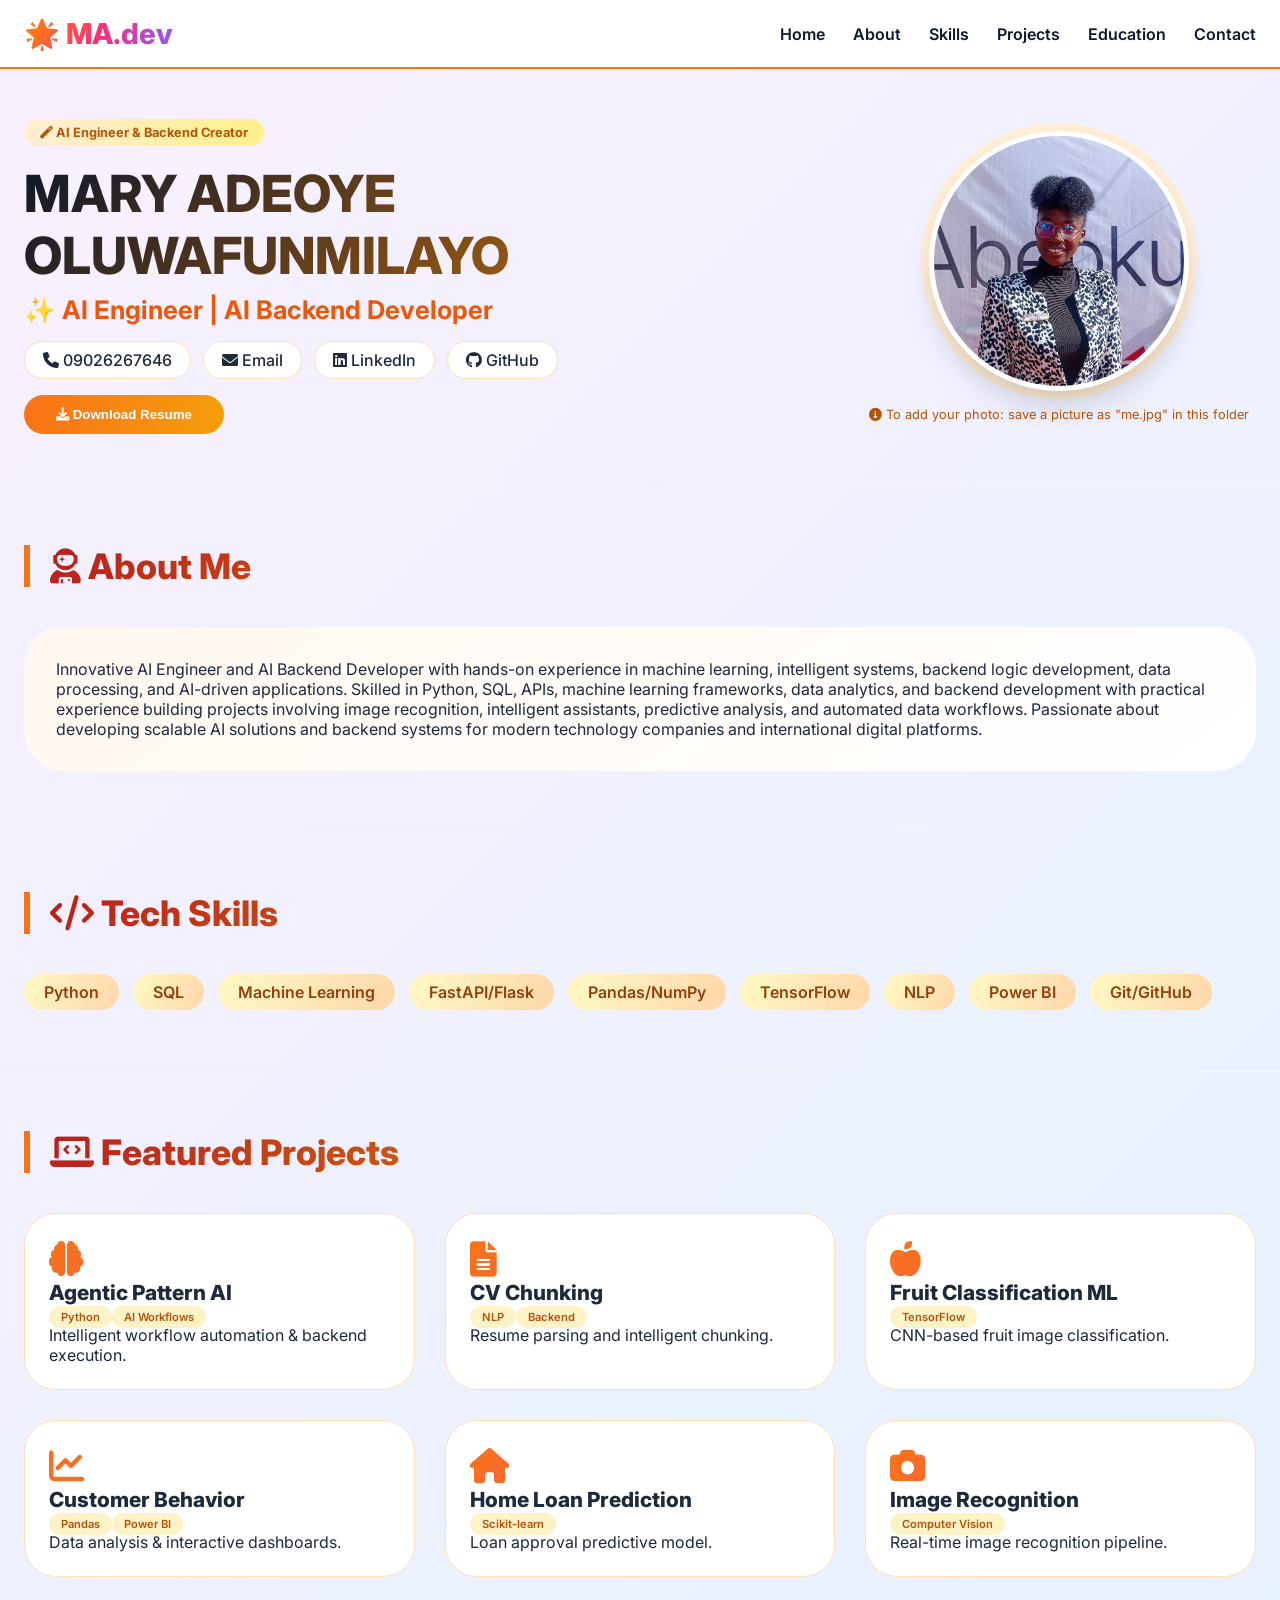
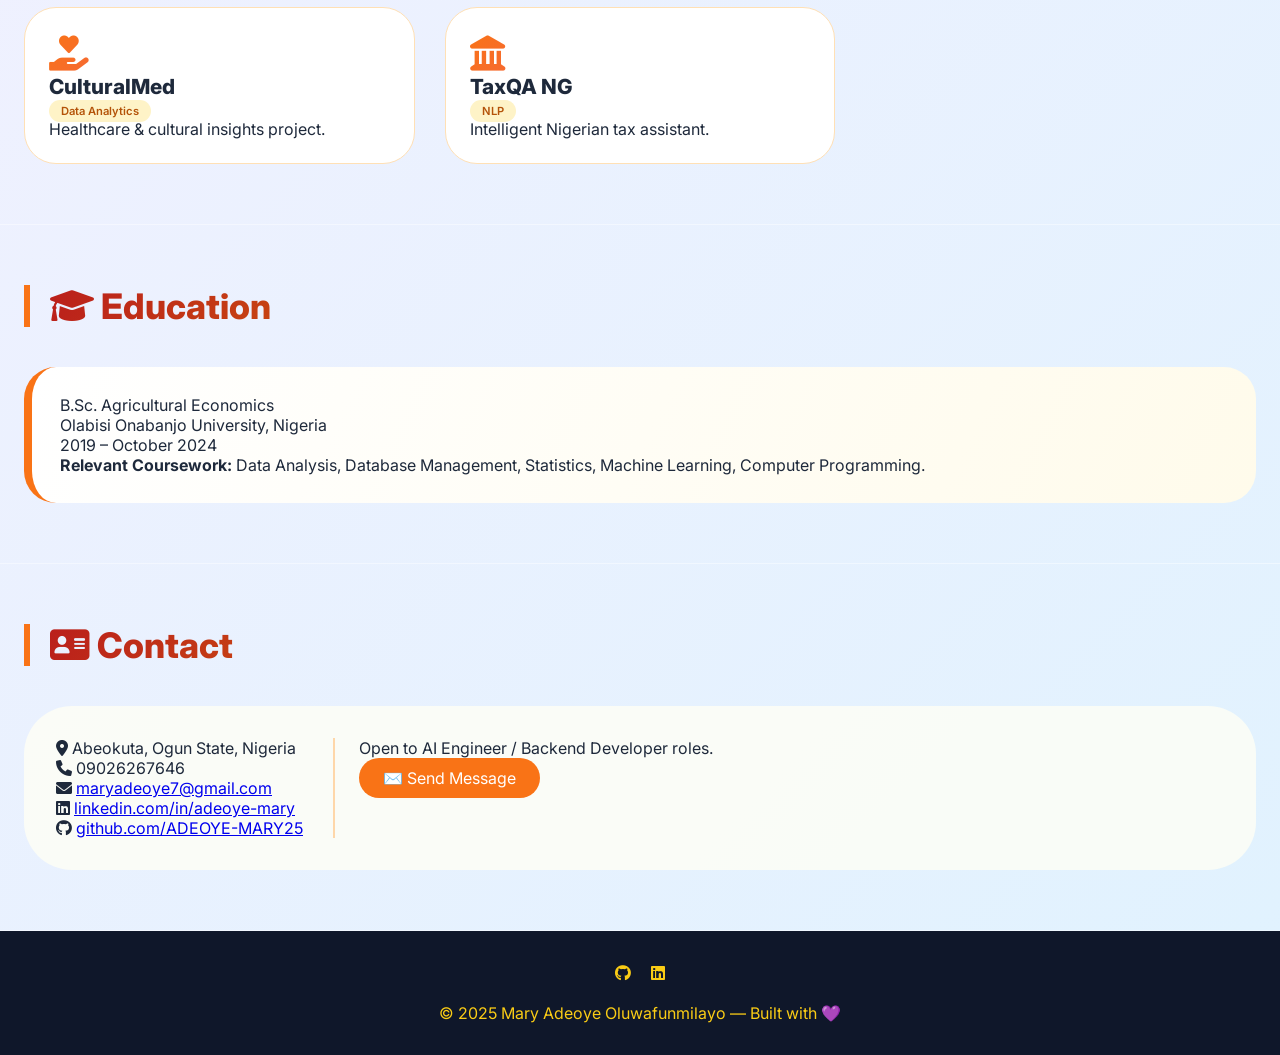
<file: new_ai.html/index.html>
<!DOCTYPE html>
<html lang="en">
<head>
  <meta charset="UTF-8">
  <meta name="viewport" content="width=device-width, initial-scale=1.0">
  <title>Mary Adeoye | AI Portfolio</title>
  <link href="https://fonts.googleapis.com/css2?family=Inter:opsz,wght@14..32,300;400;600;700;800&display=swap" rel="stylesheet">
  <link rel="stylesheet" href="https://cdnjs.cloudflare.com/ajax/libs/font-awesome/6.0.0-beta3/css/all.min.css">
  <style>
    * { margin: 0; padding: 0; box-sizing: border-box; }
    body { font-family: 'Inter', sans-serif; background: linear-gradient(135deg, #f9f0ff, #e0f2fe); color: #1e293b; scroll-behavior: smooth; }
    .container { max-width: 1280px; margin: 0 auto; padding: 0 24px; }
    .navbar { background: rgba(255,255,255,0.95); backdrop-filter: blur(12px); position: sticky; top: 0; z-index: 100; border-bottom: 2px solid #f97316; }
    .nav-container { display: flex; justify-content: space-between; align-items: center; flex-wrap: wrap; padding: 16px 24px; max-width: 1280px; margin: 0 auto; }
    .logo a { font-weight: 800; font-size: 1.8rem; background: linear-gradient(120deg, #ff8c00, #ff2d75, #8b5cf6); background-clip: text; -webkit-background-clip: text; color: transparent; text-decoration: none; }
    .nav-links { display: flex; gap: 28px; list-style: none; }
    .nav-links a { text-decoration: none; font-weight: 600; color: #0f172a; transition: 0.2s; }
    .nav-links a:hover { color: #f97316; border-bottom: 2px solid #f97316; }
    section { padding: 60px 0; border-bottom: 1px solid rgba(255,255,255,0.4); }
    .section-title { font-size: 2.2rem; font-weight: 800; margin-bottom: 40px; background: linear-gradient(120deg, #b91c1c, #d97706, #7c3aed); background-clip: text; -webkit-background-clip: text; color: transparent; border-left: 6px solid #f97316; padding-left: 20px; }
    .hero { padding: 50px 0; }
    .hero-grid { display: flex; flex-wrap: wrap; gap: 48px; align-items: center; justify-content: space-between; }
    .hero-content { flex: 2; }
    .hero-image { flex: 1; text-align: center; }
    .profile-pic { width: 260px; height: 260px; object-fit: cover; border-radius: 50%; border: 5px solid white; box-shadow: 0 20px 35px -10px rgba(0,0,0,0.2), 0 0 0 8px #ffedd5; background: #fbcfe8; }
    .hero-badge { background: linear-gradient(90deg, #ffedd5, #fef08a); color: #b45309; padding: 6px 16px; border-radius: 60px; font-size: 0.8rem; font-weight: 700; width: fit-content; margin-bottom: 16px; }
    .hero-name { font-size: 3.2rem; font-weight: 800; background: linear-gradient(135deg, #0f172a, #d97706); background-clip: text; -webkit-background-clip: text; color: transparent; }
    .hero-title { font-size: 1.6rem; font-weight: 700; color: #ea580c; margin: 8px 0; }
    .contact-info-hero { display: flex; flex-wrap: wrap; gap: 12px; margin: 16px 0; }
    .contact-info-hero a, .contact-info-hero span { background: white; padding: 8px 18px; border-radius: 50px; text-decoration: none; color: #1e293b; font-weight: 500; border: 1px solid #ffe0b5; }
    .btn-resume { background: linear-gradient(90deg, #f97316, #f59e0b); color: white; border: none; padding: 12px 32px; border-radius: 60px; font-weight: 700; cursor: pointer; }
    .skills-grid { display: flex; flex-wrap: wrap; gap: 14px; margin-top: 20px; }
    .skill-chip { background: linear-gradient(110deg, #fef9c3, #fed7aa); padding: 8px 20px; border-radius: 40px; font-weight: 600; color: #92400e; }
    .projects-grid { display: grid; grid-template-columns: repeat(auto-fill, minmax(320px, 1fr)); gap: 30px; }
    .project-card { background: white; border-radius: 32px; padding: 24px; transition: 0.3s; border: 1px solid #ffe0b5; }
    .project-card:hover { transform: translateY(-8px); border-color: #f97316; }
    .project-icon { font-size: 2.2rem; background: linear-gradient(135deg, #f97316, #ec489a); background-clip: text; -webkit-background-clip: text; color: transparent; }
    .project-title { font-weight: 800; font-size: 1.3rem; }
    .tech-badge { background: #fef3c7; color: #b45309; font-size: 0.7rem; padding: 4px 12px; border-radius: 50px; font-weight: 600; }
    .edu-card { background: linear-gradient(115deg, #ffffff, #fffbeb); border-radius: 32px; padding: 28px; border-left: 8px solid #f97316; }
    .contact-wrapper { display: flex; flex-wrap: wrap; gap: 30px; background: rgba(255,255,245,0.8); border-radius: 48px; padding: 32px; }
    .footer { background: #0f172a; color: #facc15; text-align: center; padding: 32px 0; }
    @media (max-width: 768px) { .hero-name { font-size: 2.2rem; } .hero-grid { flex-direction: column-reverse; text-align: center; } .profile-pic { width: 200px; height: 200px; } }
  </style>
</head>
<body>
  <nav class="navbar">
    <div class="nav-container">
      <div class="logo"><a href="#">🌟 MA.dev</a></div>
      <ul class="nav-links">
        <li><a href="#home">Home</a></li><li><a href="#about">About</a></li>
        <li><a href="#skills">Skills</a></li><li><a href="#projects">Projects</a></li>
        <li><a href="#education">Education</a></li><li><a href="#contact">Contact</a></li>
      </ul>
    </div>
  </nav>

  <main>
    <section id="home" class="hero">
      <div class="container hero-grid">
        <div class="hero-content">
          <div class="hero-badge"><i class="fas fa-magic"></i> AI Engineer & Backend Creator</div>
          <h1 class="hero-name">MARY ADEOYE OLUWAFUNMILAYO</h1>
          <div class="hero-title">✨ AI Engineer | AI Backend Developer</div>
          <div class="contact-info-hero">
            <span><i class="fas fa-phone"></i> 09026267646</span>
            <a href="mailto:maryadeoye7@gmail.com"><i class="fas fa-envelope"></i> Email</a>
            <a href="https://www.linkedin.com/in/adeoye-mary" target="_blank"><i class="fab fa-linkedin"></i> LinkedIn</a>
            <a href="https://github.com/ADEOYE-MARY25" target="_blank"><i class="fab fa-github"></i> GitHub</a>
          </div>
          <button class="btn-resume" id="downloadBtn"><i class="fas fa-download"></i> Download Resume</button>
        </div>
        <div class="hero-image">
           
          <img src="me.jpg" alt="Mary Adeoye" class="profile-pic" onerror="this.src='https://ui-avatars.com/api/?background=f97316&color=fff&name=Mary+A'">
          <p style="margin-top: 12px; font-size:0.8rem; color:#b45309;"><i class="fas fa-info-circle"></i> To add your photo: save a picture as "me.jpg" in this folder</p>
        </div>
      </div>
    </section>

    <section id="about">
      <div class="container">
        <h2 class="section-title"><i class="fas fa-user-astronaut"></i> About Me</h2>
        <div style="background: linear-gradient(145deg, #fff8f0, #ffffff); border-radius: 40px; padding: 32px;">
          <p>Innovative AI Engineer and AI Backend Developer with hands-on experience in machine learning, intelligent systems, backend logic development, data processing, and AI-driven applications. Skilled in Python, SQL, APIs, machine learning frameworks, data analytics, and backend development with practical experience building projects involving image recognition, intelligent assistants, predictive analysis, and automated data workflows. Passionate about developing scalable AI solutions and backend systems for modern technology companies and international digital platforms.</p>
        </div>
      </div>
    </section>

    <section id="skills">
      <div class="container">
        <h2 class="section-title"><i class="fas fa-code"></i> Tech Skills</h2>
        <div class=
        "skills-grid">
          <span class="skill-chip">Python</span><span class="skill-chip">SQL</span><span class="skill-chip">Machine Learning</span>
          <span class="skill-chip">FastAPI/Flask</span><span class="skill-chip">Pandas/NumPy</span><span class="skill-chip">TensorFlow</span>
          <span class="skill-chip">NLP</span><span class="skill-chip">Power BI</span><span class="skill-chip">Git/GitHub</span>
        </div>
      </div>
    </section>

    <section id="projects">
      <div class="container">
        <h2 class="section-title"><i class="fas fa-laptop-code"></i> Featured Projects</h2>
        <div class="projects-grid">
          <div class="project-card"><div class="project-icon"><i class="fas fa-brain"></i></div><div class="project-title">Agentic Pattern AI</div><div class="project-tech"><span class="tech-badge">Python</span><span class="tech-badge">AI Workflows</span></div><div class="project-desc">Intelligent workflow automation & backend execution.</div></div>
          <div class="project-card"><div class="project-icon"><i class="fas fa-file-alt"></i></div><div class="project-title">CV Chunking</div><div class="project-tech"><span class="tech-badge">NLP</span><span class="tech-badge">Backend</span></div><div class="project-desc">Resume parsing and intelligent chunking.</div></div>
          <div class="project-card"><div class="project-icon"><i class="fas fa-apple-alt"></i></div><div class="project-title">Fruit Classification ML</div><div class="project-tech"><span class="tech-badge">TensorFlow</span></div><div class="project-desc">CNN-based fruit image classification.</div></div>
          <div class="project-card"><div class="project-icon"><i class="fas fa-chart-line"></i></div><div class="project-title">Customer Behavior</div><div class="project-tech"><span class="tech-badge">Pandas</span><span class="tech-badge">Power BI</span></div><div class="project-desc">Data analysis & interactive dashboards.</div></div>
          <div class="project-card"><div class="project-icon"><i class="fas fa-home"></i></div><div class="project-title">Home Loan Prediction</div><div class="project-tech"><span class="tech-badge">Scikit-learn</span></div><div class="project-desc">Loan approval predictive model.</div></div>
          <div class="project-card"><div class="project-icon"><i class="fas fa-camera"></i></div><div class="project-title">Image Recognition</div><div class="project-tech"><span class="tech-badge">Computer Vision</span></div><div class="project-desc">Real-time image recognition pipeline.</div></div>
          <div class="project-card"><div class="project-icon"><i class="fas fa-hand-holding-heart"></i></div><div class="project-title">CulturalMed</div><div class="project-tech"><span class="tech-badge">Data Analytics</span></div><div class="project-desc">Healthcare & cultural insights project.</div></div>
          <div class="project-card"><div class="project-icon"><i class="fas fa-landmark"></i></div><div class="project-title">TaxQA NG</div><div class="project-tech"><span class="tech-badge">NLP</span></div><div class="project-desc">Intelligent Nigerian tax assistant.</div></div>
        </div>
      </div>
    </section>

    <section id="education">
      <div class="container">
        <h2 class="section-title"><i class="fas fa-graduation-cap"></i> Education</h2>
        <div class="edu-card"><div class="edu-title">B.Sc. Agricultural Economics</div><div>Olabisi Onabanjo University, Nigeria</div><div>2019 – October 2024</div><div><strong>Relevant Coursework:</strong> Data Analysis, Database Management, Statistics, Machine Learning, Computer Programming.</div></div>
      </div>
    </section>

    <section id="contact">
      <div class="container">
        <h2 class="section-title"><i class="fas fa-address-card"></i> Contact</h2>
        <div class="contact-wrapper">
          <div><i class="fas fa-map-marker-alt"></i> Abeokuta, Ogun State, Nigeria<br><i class="fas fa-phone"></i> 09026267646<br><i class="fas fa-envelope"></i> <a href="mailto:maryadeoye7@gmail.com">maryadeoye7@gmail.com</a><br><i class="fab fa-linkedin"></i> <a href="https://www.linkedin.com/in/adeoye-mary">linkedin.com/in/adeoye-mary</a><br><i class="fab fa-github"></i> <a href="https://github.com/ADEOYE-MARY25">github.com/ADEOYE-MARY25</a></div>
          <div style="border-left:2px solid #fed7aa; padding-left:24px;"><p>Open to AI Engineer / Backend Developer roles.</p><a href="mailto:maryadeoye7@gmail.com" style="background:#f97316; color:white; padding:10px 24px; border-radius:40px; text-decoration:none; display:inline-block;">✉️ Send Message</a></div>
        </div>
      </div>
    </section>
  </main>

  <footer class="footer">
    <div class="container">
      <a href="https://github.com/ADEOYE-MARY25" style="color:#facc15; margin:0 8px;"><i class="fab fa-github"></i></a>
      <a href="https://www.linkedin.com/in/adeoye-mary" style="color:#facc15; margin:0 8px;"><i class="fab fa-linkedin"></i></a>
      <p style="margin-top:20px;">© 2025 Mary Adeoye Oluwafunmilayo — Built with 💜</p>
    </div>
  </footer>

  <script>
    document.getElementById('downloadBtn').addEventListener('click', () => {
      const resume = `MARY ADEOYE OLUWAFUNMILAYO\nAI Engineer | AI Backend Developer\nEmail: maryadeoye7@gmail.com\nSkills: Python, ML, FastAPI, TensorFlow, NLP\nProjects: Agentic AI, CV Chunking, Fruit Classification, TaxQA NG\nEducation: B.Sc Agricultural Economics (2024)`;
      const blob = new Blob([resume], {type: 'text/plain'});
      const link = document.createElement('a');
      link.href = URL.createObjectURL(blob);
      link.download = 'Mary_Adeoye_Resume.txt';
      link.click();
      URL.revokeObjectURL(link.href);
    });
    document.querySelectorAll('.nav-links a').forEach(a => {
      a.addEventListener('click', function(e) {
        e.preventDefault();
        const target = document.querySelector(this.getAttribute('href'));
        if(target) target.scrollIntoView({behavior:'smooth'});
      });
    });
  </script>
</body>
</html>
</file>
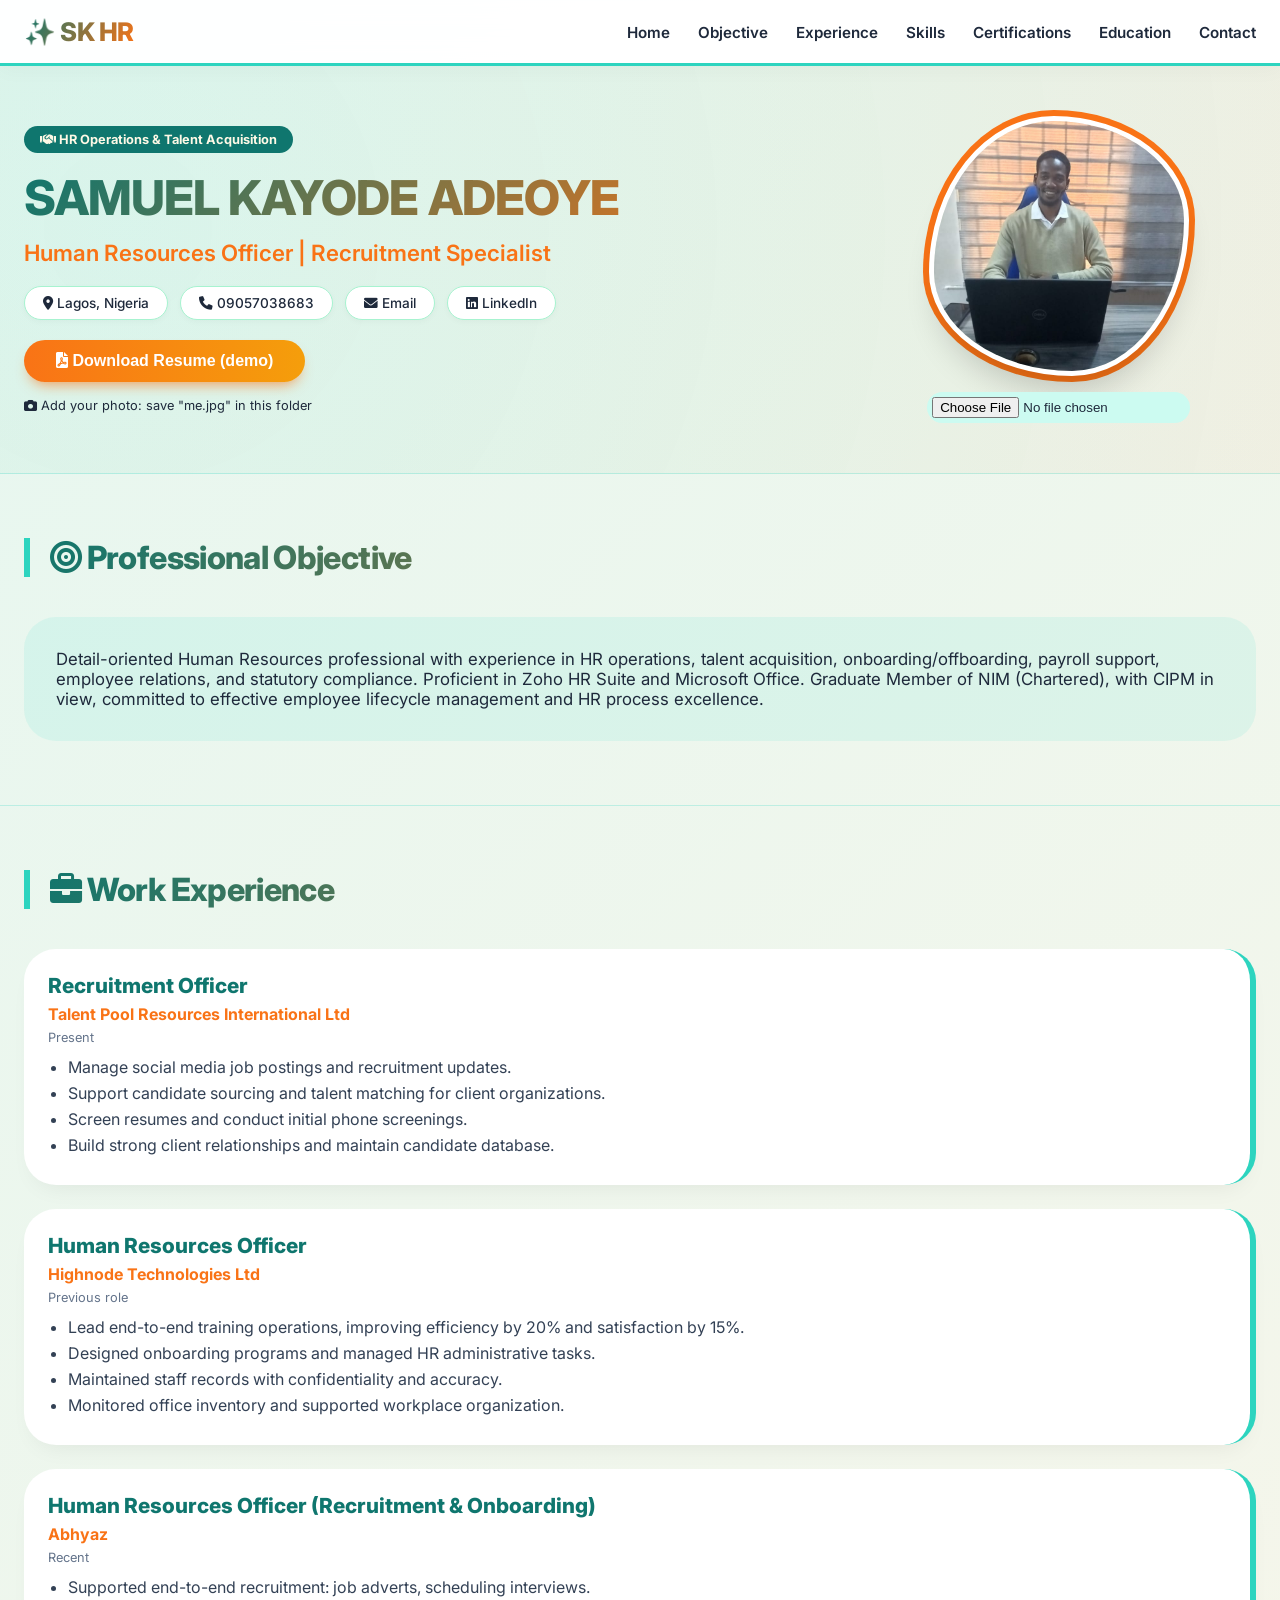
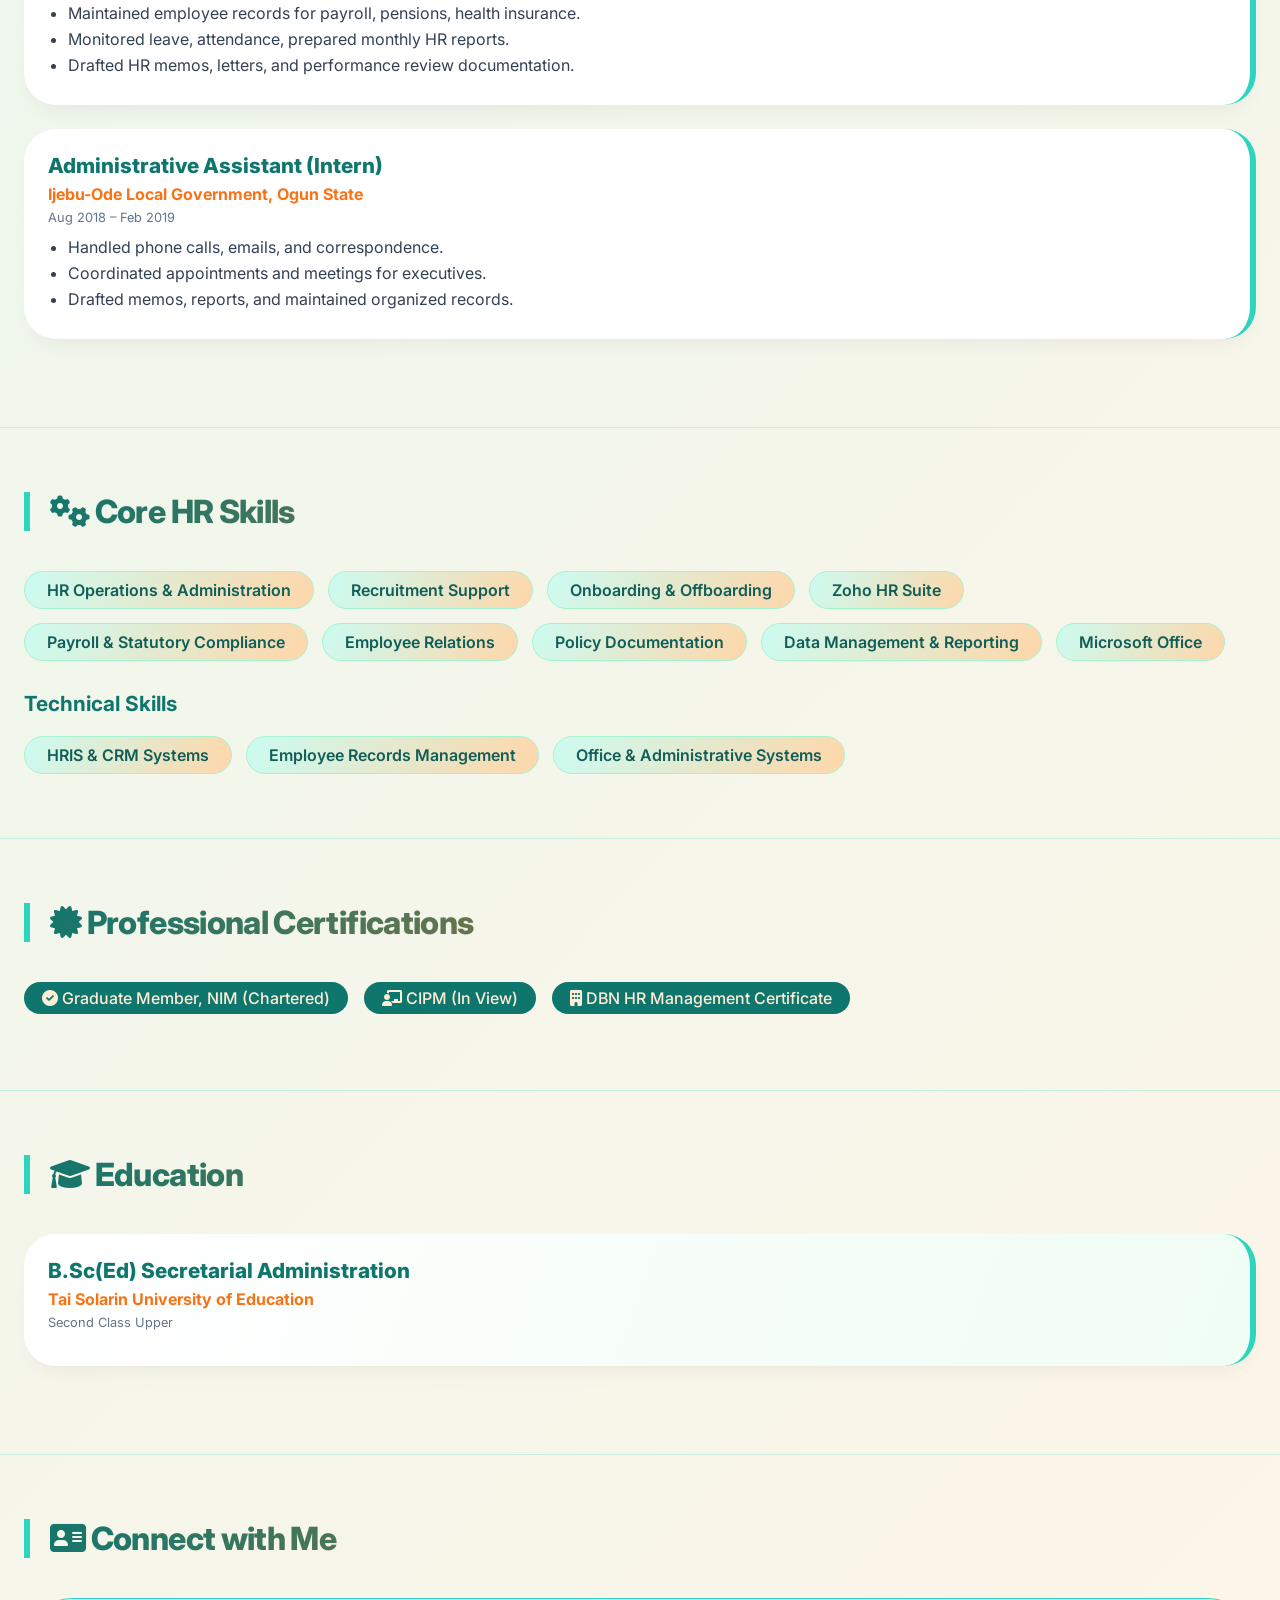
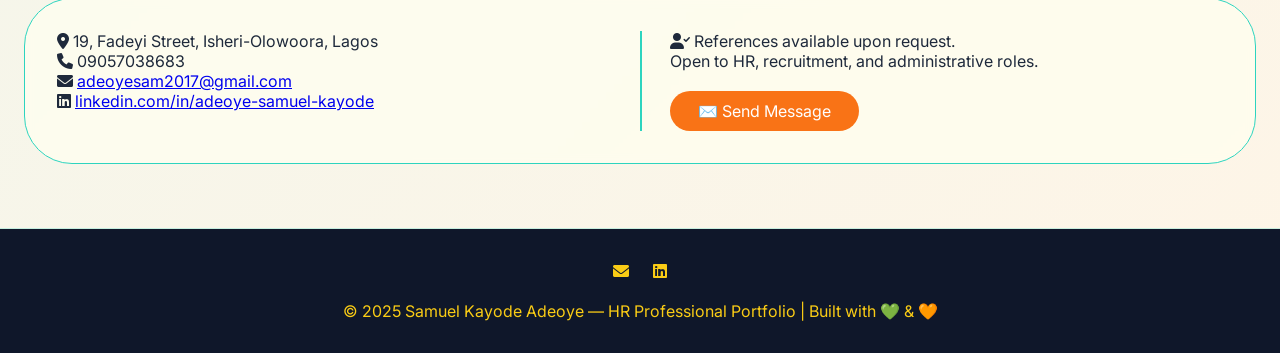
<file: samkay_portfolio/index.html>
<!DOCTYPE html>
<html lang="en">
<head>
  <meta charset="UTF-8">
  <meta name="viewport" content="width=device-width, initial-scale=1.0">
  <title>Samuel Kayode | HR Professional</title>
  <!-- Google Fonts & Font Awesome -->
  <link href="https://fonts.googleapis.com/css2?family=Inter:opsz,wght@14..32,300;400;500;600;700;800&display=swap" rel="stylesheet">
  <link rel="stylesheet" href="https://cdnjs.cloudflare.com/ajax/libs/font-awesome/6.0.0-beta3/css/all.min.css">
  <style>
    * {
      margin: 0;
      padding: 0;
      box-sizing: border-box;
    }

    body {
      font-family: 'Inter', sans-serif;
      background: linear-gradient(135deg, #e6f7f0 0%, #fef5e7 100%);
      color: #1e293b;
      scroll-behavior: smooth;
    }

    .container {
      max-width: 1280px;
      margin: 0 auto;
      padding: 0 24px;
    }

    /* NAVBAR – unique gradient + glass */
    .navbar {
      background: rgba(255, 255, 255, 0.96);
      backdrop-filter: blur(12px);
      position: sticky;
      top: 0;
      z-index: 100;
      border-bottom: 3px solid #2dd4bf;
      box-shadow: 0 4px 20px rgba(0,0,0,0.03);
    }

    .nav-container {
      display: flex;
      justify-content: space-between;
      align-items: center;
      flex-wrap: wrap;
      padding: 16px 24px;
      max-width: 1280px;
      margin: 0 auto;
    }

    .logo a {
      font-weight: 800;
      font-size: 1.6rem;
      background: linear-gradient(120deg, #0f766e, #f97316);
      background-clip: text;
      -webkit-background-clip: text;
      color: transparent;
      text-decoration: none;
      letter-spacing: -0.5px;
    }

    .nav-links {
      display: flex;
      gap: 28px;
      list-style: none;
      flex-wrap: wrap;
    }

    .nav-links a {
      text-decoration: none;
      font-weight: 600;
      color: #1e293b;
      transition: 0.2s;
      font-size: 0.95rem;
      padding: 6px 0;
      border-bottom: 2px solid transparent;
    }

    .nav-links a:hover {
      color: #f97316;
      border-bottom-color: #f97316;
    }

    section {
      padding: 64px 0;
      border-bottom: 1px solid rgba(45, 212, 191, 0.25);
    }

    .section-title {
      font-size: 2rem;
      font-weight: 800;
      margin-bottom: 40px;
      background: linear-gradient(120deg, #0f766e, #f97316);
      background-clip: text;
      -webkit-background-clip: text;
      color: transparent;
      border-left: 6px solid #2dd4bf;
      padding-left: 20px;
      letter-spacing: -0.02em;
    }

    /* HERO – with picture */
    .hero {
      padding: 50px 0;
      background: radial-gradient(circle at 10% 40%, rgba(45,212,191,0.08), rgba(249,115,22,0.05));
    }

    .hero-grid {
      display: flex;
      flex-wrap: wrap;
      gap: 48px;
      align-items: center;
      justify-content: space-between;
    }

    .hero-content {
      flex: 2;
      min-width: 260px;
    }

    .hero-image {
      flex: 1;
      text-align: center;
    }

    .profile-pic {
      width: 260px;
      height: 260px;
      object-fit: cover;
      border-radius: 48% 52% 45% 55% / 60% 40% 60% 40%;
      border: 5px solid white;
      box-shadow: 0 25px 35px -12px rgba(0,0,0,0.2), 0 0 0 6px #f97316;
      background: #cffafe;
      transition: transform 0.3s;
    }

    .profile-pic:hover {
      transform: scale(1.02);
    }

    .hero-badge {
      background: #0f766e;
      color: #fef9e6;
      padding: 6px 16px;
      border-radius: 60px;
      font-size: 0.8rem;
      font-weight: 700;
      width: fit-content;
      margin-bottom: 16px;
    }

    .hero-name {
      font-size: 3rem;
      font-weight: 800;
      letter-spacing: -0.02em;
      background: linear-gradient(135deg, #0f766e, #f97316);
      background-clip: text;
      -webkit-background-clip: text;
      color: transparent;
      line-height: 1.2;
    }

    .hero-title {
      font-size: 1.4rem;
      font-weight: 600;
      color: #f97316;
      margin: 12px 0;
    }

    .contact-info-hero {
      display: flex;
      flex-wrap: wrap;
      gap: 12px;
      margin: 20px 0;
    }

    .contact-info-hero a, .contact-info-hero span {
      background: white;
      padding: 8px 18px;
      border-radius: 60px;
      font-size: 0.85rem;
      text-decoration: none;
      color: #1e293b;
      font-weight: 500;
      box-shadow: 0 2px 6px rgba(0,0,0,0.03);
      border: 1px solid #a7f3d0;
    }

    .contact-info-hero a:hover {
      background: #fef3c7;
      color: #ea580c;
    }

    .btn-resume {
      background: linear-gradient(90deg, #f97316, #f59e0b);
      color: white;
      border: none;
      padding: 12px 32px;
      border-radius: 60px;
      font-weight: 700;
      font-size: 1rem;
      cursor: pointer;
      transition: 0.2s;
      box-shadow: 0 8px 14px -6px #f97316b3;
    }

    .btn-resume:hover {
      transform: translateY(-3px);
      box-shadow: 0 12px 20px -8px #f97316;
    }

    /* Experience / Cert cards – unique rounded shape */
    .exp-card {
      background: white;
      border-radius: 32px;
      padding: 24px;
      margin-bottom: 24px;
      box-shadow: 0 12px 24px -12px rgba(0,0,0,0.08);
      border-right: 6px solid #2dd4bf;
      transition: all 0.25s;
    }

    .exp-card:hover {
      transform: translateX(6px);
      box-shadow: 0 20px 28px -12px rgba(15,118,110,0.2);
    }

    .exp-title {
      font-size: 1.3rem;
      font-weight: 800;
      color: #0f766e;
    }

    .exp-company {
      font-weight: 700;
      color: #f97316;
      margin: 6px 0;
    }

    .exp-date {
      font-size: 0.8rem;
      color: #64748b;
      margin-bottom: 12px;
    }

    .exp-desc ul {
      margin-left: 20px;
      color: #334155;
    }

    .exp-desc li {
      margin-bottom: 6px;
    }

    /* skills chips – emerald & coral */
    .skills-grid {
      display: flex;
      flex-wrap: wrap;
      gap: 14px;
      margin-top: 20px;
    }

    .skill-chip {
      background: linear-gradient(110deg, #ccfbf1, #fed7aa);
      padding: 8px 22px;
      border-radius: 50px;
      font-weight: 600;
      color: #115e59;
      border: 1px solid #a7f3d0;
    }

    .cert-badge {
      background: #0f766e;
      color: #ffedd5;
      padding: 6px 18px;
      border-radius: 40px;
      display: inline-block;
      font-weight: 500;
      margin-right: 12px;
      margin-bottom: 12px;
    }

    /* Contact & footer */
    .contact-wrapper {
      display: flex;
      flex-wrap: wrap;
      gap: 30px;
      background: rgba(255,255,240,0.7);
      border-radius: 48px;
      padding: 32px;
      backdrop-filter: blur(4px);
      border: 1px solid #2dd4bf;
    }

    .footer {
      background: #0f172a;
      color: #facc15;
      text-align: center;
      padding: 32px 0;
    }
    .footer a {
      color: #facc15;
      margin: 0 10px;
    }

    @media (max-width: 768px) {
      .hero-name { font-size: 2rem; }
      .hero-grid { flex-direction: column-reverse; text-align: center; }
      .profile-pic { width: 200px; height: 200px; }
    }
  </style>
</head>
<body>
  <nav class="navbar">
    <div class="nav-container">
      <div class="logo"><a href="#">✨ SK HR</a></div>
      <ul class="nav-links">
        <li><a href="#home">Home</a></li>
        <li><a href="#about">Objective</a></li>
        <li><a href="#experience">Experience</a></li>
        <li><a href="#skills">Skills</a></li>
        <li><a href="#certifications">Certifications</a></li>
        <li><a href="#education">Education</a></li>
        <li><a href="#contact">Contact</a></li>
      </ul>
    </div>
  </nav>

  <main>
    <section id="home" class="hero">
      <div class="container hero-grid">
        <div class="hero-content">
          <div class="hero-badge"><i class="fas fa-handshake"></i> HR Operations & Talent Acquisition</div>
          <h1 class="hero-name">SAMUEL KAYODE ADEOYE</h1>
          <div class="hero-title">Human Resources Officer | Recruitment Specialist</div>
          <div class="contact-info-hero">
            <span><i class="fas fa-map-marker-alt"></i> Lagos, Nigeria</span>
            <a href="tel:+2349057038683"><i class="fas fa-phone"></i> 09057038683</a>
            <a href="mailto:adeoyesam2017@gmail.com"><i class="fas fa-envelope"></i> Email</a>
            <a href="https://www.linkedin.com/in/adeoye-samuel-kayode" target="_blank"><i class="fab fa-linkedin"></i> LinkedIn</a>
          </div>
          <button class="btn-resume" id="downloadResumeBtn"><i class="fas fa-file-pdf"></i> Download Resume (demo)</button>
          <p style="margin-top: 16px; font-size:0.8rem;"><i class="fas fa-camera"></i> Add your photo: save "me.jpg" in this folder</p>
        </div>
        <div class="hero-image">
          <img src="me.jpg" alt="Samuel Kayode" class="profile-pic" onerror="this.src='https://ui-avatars.com/api/?background=0f766e&color=ffedd5&name=SK'">
          <div style="margin-top: 12px;">
            <input type="file" id="photoUpload" accept="image/*" style="background:#ccfbf1; border-radius:30px; padding:5px;">
          </div>
        </div>
      </div>
    </section>

    <!-- Objective -->
    <section id="about">
      <div class="container">
        <h2 class="section-title"><i class="fas fa-bullseye"></i> Professional Objective</h2>
        <div style="background: rgba(45,212,191,0.1); border-radius: 32px; padding: 32px;">
          <p style="font-size:1.05rem;">Detail-oriented Human Resources professional with experience in HR operations, talent acquisition, onboarding/offboarding, payroll support, employee relations, and statutory compliance. Proficient in Zoho HR Suite and Microsoft Office. Graduate Member of NIM (Chartered), with CIPM in view, committed to effective employee lifecycle management and HR process excellence.</p>
        </div>
      </div>
    </section>

    <!-- Experience -->
    <section id="experience">
      <div class="container">
        <h2 class="section-title"><i class="fas fa-briefcase"></i> Work Experience</h2>

        <div class="exp-card">
          <div class="exp-title">Recruitment Officer</div>
          <div class="exp-company">Talent Pool Resources International Ltd</div>
          <div class="exp-date">Present</div>
          <div class="exp-desc"><ul><li>Manage social media job postings and recruitment updates.</li><li>Support candidate sourcing and talent matching for client organizations.</li><li>Screen resumes and conduct initial phone screenings.</li><li>Build strong client relationships and maintain candidate database.</li></ul></div>
        </div>

        <div class="exp-card">
          <div class="exp-title">Human Resources Officer</div>
          <div class="exp-company">Highnode Technologies Ltd</div>
          <div class="exp-date">Previous role</div>
          <div class="exp-desc"><ul><li>Lead end-to-end training operations, improving efficiency by 20% and satisfaction by 15%.</li><li>Designed onboarding programs and managed HR administrative tasks.</li><li>Maintained staff records with confidentiality and accuracy.</li><li>Monitored office inventory and supported workplace organization.</li></ul></div>
        </div>

        <div class="exp-card">
          <div class="exp-title">Human Resources Officer (Recruitment & Onboarding)</div>
          <div class="exp-company">Abhyaz</div>
          <div class="exp-date">Recent</div>
          <div class="exp-desc"><ul><li>Supported end-to-end recruitment: job adverts, scheduling interviews.</li><li>Maintained employee records for payroll, pensions, health insurance.</li><li>Monitored leave, attendance, prepared monthly HR reports.</li><li>Drafted HR memos, letters, and performance review documentation.</li></ul></div>
        </div>

        <div class="exp-card">
          <div class="exp-title">Administrative Assistant (Intern)</div>
          <div class="exp-company">Ijebu-Ode Local Government, Ogun State</div>
          <div class="exp-date">Aug 2018 – Feb 2019</div>
          <div class="exp-desc"><ul><li>Handled phone calls, emails, and correspondence.</li><li>Coordinated appointments and meetings for executives.</li><li>Drafted memos, reports, and maintained organized records.</li></ul></div>
        </div>
      </div>
    </section>

    <!-- Skills -->
    <section id="skills">
      <div class="container">
        <h2 class="section-title"><i class="fas fa-cogs"></i> Core HR Skills</h2>
        <div class="skills-grid">
          <span class="skill-chip">HR Operations & Administration</span>
          <span class="skill-chip">Recruitment Support</span>
          <span class="skill-chip">Onboarding & Offboarding</span>
          <span class="skill-chip">Zoho HR Suite</span>
          <span class="skill-chip">Payroll & Statutory Compliance</span>
          <span class="skill-chip">Employee Relations</span>
          <span class="skill-chip">Policy Documentation</span>
          <span class="skill-chip">Data Management & Reporting</span>
          <span class="skill-chip">Microsoft Office</span>
        </div>
        <h3 style="margin-top: 30px; font-size:1.3rem; color:#0f766e;">Technical Skills</h3>
        <div class="skills-grid">
          <span class="skill-chip">HRIS & CRM Systems</span>
          <span class="skill-chip">Employee Records Management</span>
          <span class="skill-chip">Office & Administrative Systems</span>
        </div>
      </div>
    </section>

    <!-- Certifications -->
    <section id="certifications">
      <div class="container">
        <h2 class="section-title"><i class="fas fa-certificate"></i> Professional Certifications</h2>
        <div>
          <span class="cert-badge"><i class="fas fa-check-circle"></i> Graduate Member, NIM (Chartered)</span>
          <span class="cert-badge"><i class="fas fa-chalkboard-user"></i> CIPM (In View)</span>
          <span class="cert-badge"><i class="fas fa-building"></i> DBN HR Management Certificate</span>
        </div>
      </div>
    </section>

    <!-- Education -->
    <section id="education">
      <div class="container">
        <h2 class="section-title"><i class="fas fa-graduation-cap"></i> Education</h2>
        <div class="exp-card" style="background: linear-gradient(110deg,#ffffff,#f0fdf4);">
          <div class="exp-title">B.Sc(Ed) Secretarial Administration</div>
          <div class="exp-company">Tai Solarin University of Education</div>
          <div class="exp-date">Second Class Upper</div>
        </div>
      </div>
    </section>

    <!-- Contact & References -->
    <section id="contact">
      <div class="container">
        <h2 class="section-title"><i class="fas fa-address-card"></i> Connect with Me</h2>
        <div class="contact-wrapper">
          <div style="flex:1">
            <p><i class="fas fa-map-marker-alt"></i> 19, Fadeyi Street, Isheri-Olowoora, Lagos</p>
            <p><i class="fas fa-phone"></i> 09057038683</p>
            <p><i class="fas fa-envelope"></i> <a href="mailto:adeoyesam2017@gmail.com">adeoyesam2017@gmail.com</a></p>
            <p><i class="fab fa-linkedin"></i> <a href="https://www.linkedin.com/in/adeoye-samuel-kayode" target="_blank">linkedin.com/in/adeoye-samuel-kayode</a></p>
          </div>
          <div style="border-left: 2px solid #2dd4bf; padding-left: 28px; flex:1">
            <p><i class="fas fa-user-check"></i> References available upon request.</p>
            <p>Open to HR, recruitment, and administrative roles.</p>
            <a href="mailto:adeoyesam2017@gmail.com" style="display: inline-block; margin-top: 20px; background: #f97316; color: white; padding: 10px 28px; border-radius: 40px; text-decoration: none;">✉️ Send Message</a>
          </div>
        </div>
      </div>
    </section>
  </main>

  <footer class="footer">
    <div class="container">
      <a href="mailto:adeoyesam2017@gmail.com"><i class="fas fa-envelope"></i></a>
      <a href="https://www.linkedin.com/in/adeoye-samuel-kayode" target="_blank"><i class="fab fa-linkedin"></i></a>
      <p style="margin-top: 20px;">© 2025 Samuel Kayode Adeoye — HR Professional Portfolio | Built with 💚 & 🧡</p>
    </div>
  </footer>

  <script>
    // Download resume demo
    document.getElementById('downloadResumeBtn').addEventListener('click', () => {
      const content = `SAMUEL KAYODE ADEOYE
HR Professional | Recruitment Specialist
Email: adeoyesam2017@gmail.com | Phone: 09057038683

PROFESSIONAL SUMMARY: Detail-oriented HR professional with experience in recruitment, onboarding, HR operations, payroll support, and compliance.

CERTIFICATIONS: Graduate Member NIM, CIPM (in view), DBN HR Certificate.

EXPERIENCE:
- Recruitment Officer, Talent Pool Resources International Ltd
- HR Officer, Highnode Technologies Ltd
- HR Officer (Recruitment), Abhyaz
- Administrative Assistant, Ijebu-Ode Local Government

EDUCATION: B.Sc(Ed) Secretarial Administration, Tai Solarin University (Second Class Upper)

SKILLS: Zoho HR Suite, Microsoft Office, HRIS, Employee Relations, Payroll Compliance.

REFERENCES: Available on request.`;
      const blob = new Blob([content], {type: 'text/plain'});
      const link = document.createElement('a');
      link.href = URL.createObjectURL(blob);
      link.download = 'Samuel_Kayode_Resume.txt';
      link.click();
      URL.revokeObjectURL(link.href);
    });

    // Upload photo directly
    const upload = document.getElementById('photoUpload');
    const profileImg = document.querySelector('.profile-pic');
    upload.addEventListener('change', function(e) {
      const file = e.target.files[0];
      if(file) {
        const reader = new FileReader();
        reader.onload = function(ev) {
          profileImg.src = ev.target.result;
        };
        reader.readAsDataURL(file);
      }
    });

    // Smooth scroll
    document.querySelectorAll('.nav-links a').forEach(anchor => {
      anchor.addEventListener('click', function(e) {
        e.preventDefault();
        const target = document.querySelector(this.getAttribute('href'));
        if(target) target.scrollIntoView({ behavior: 'smooth' });
      });
    });
  </script>
</body>
</html>
</file>
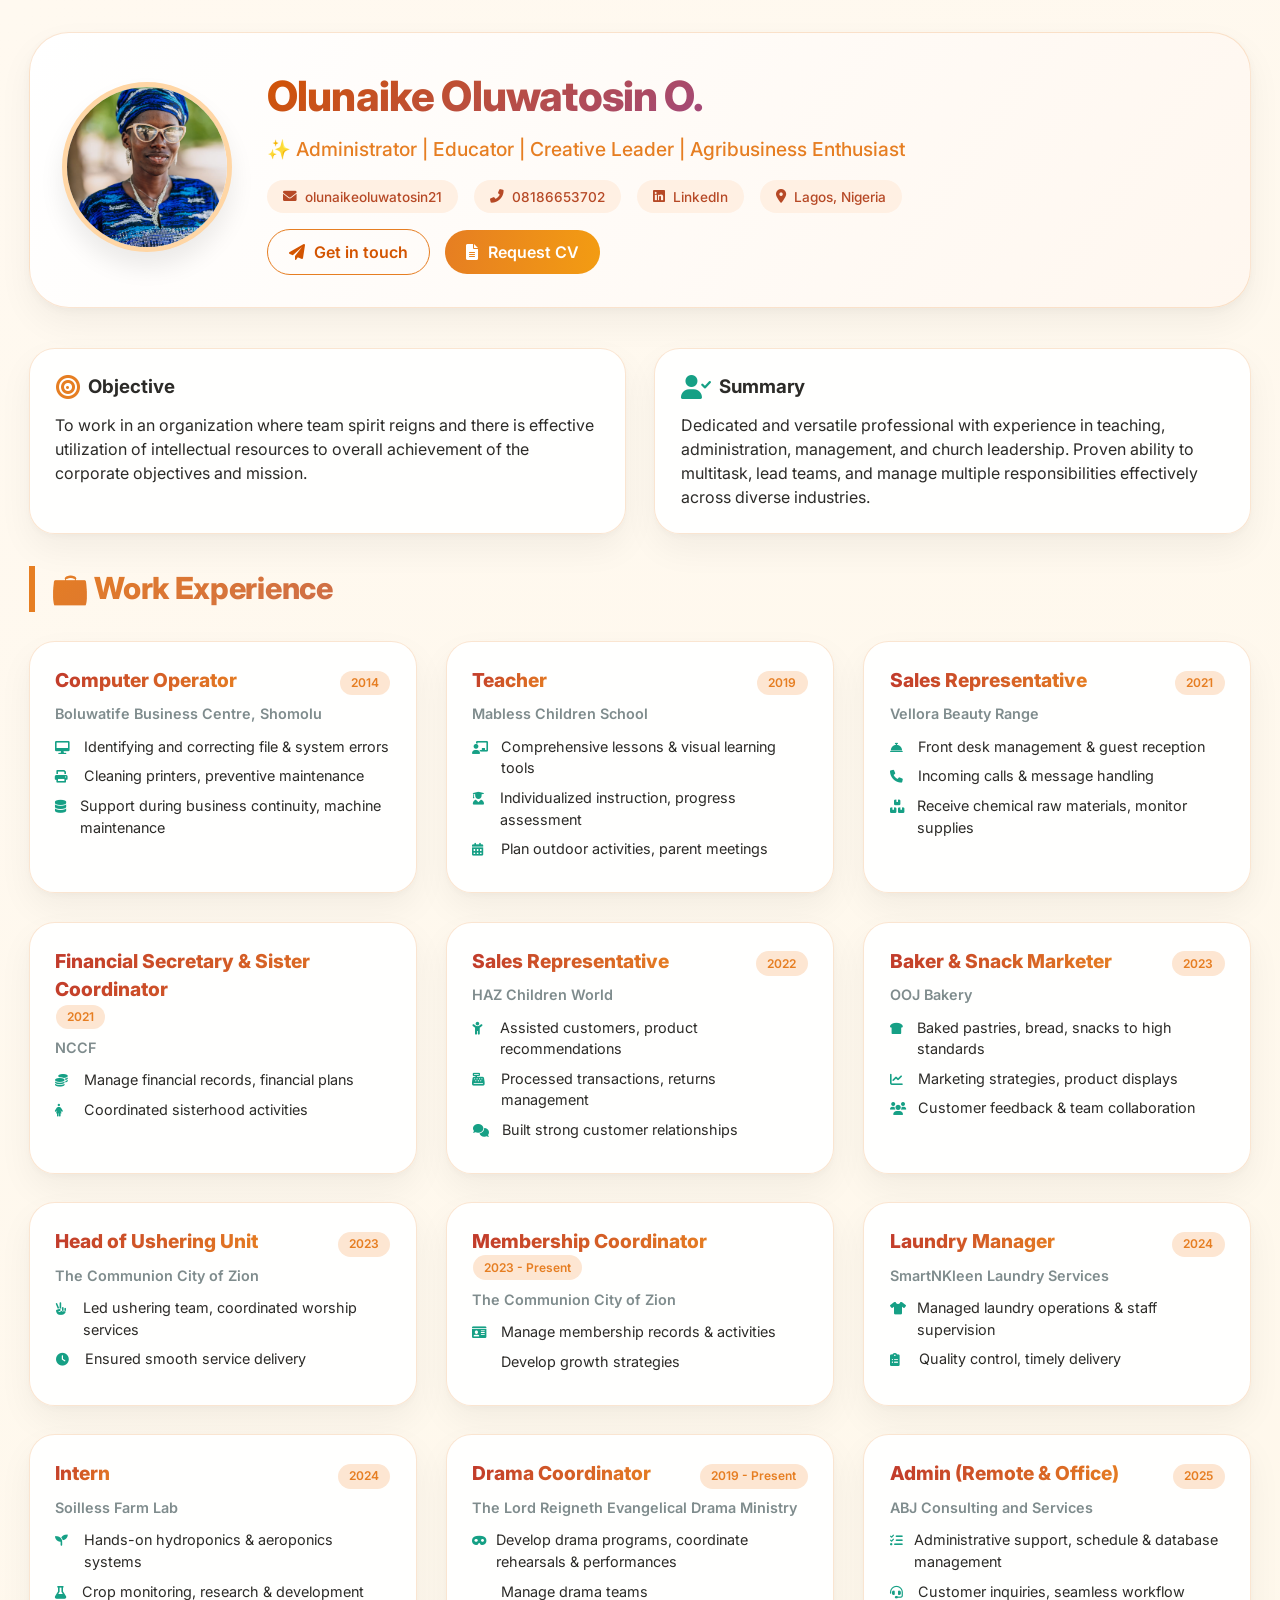
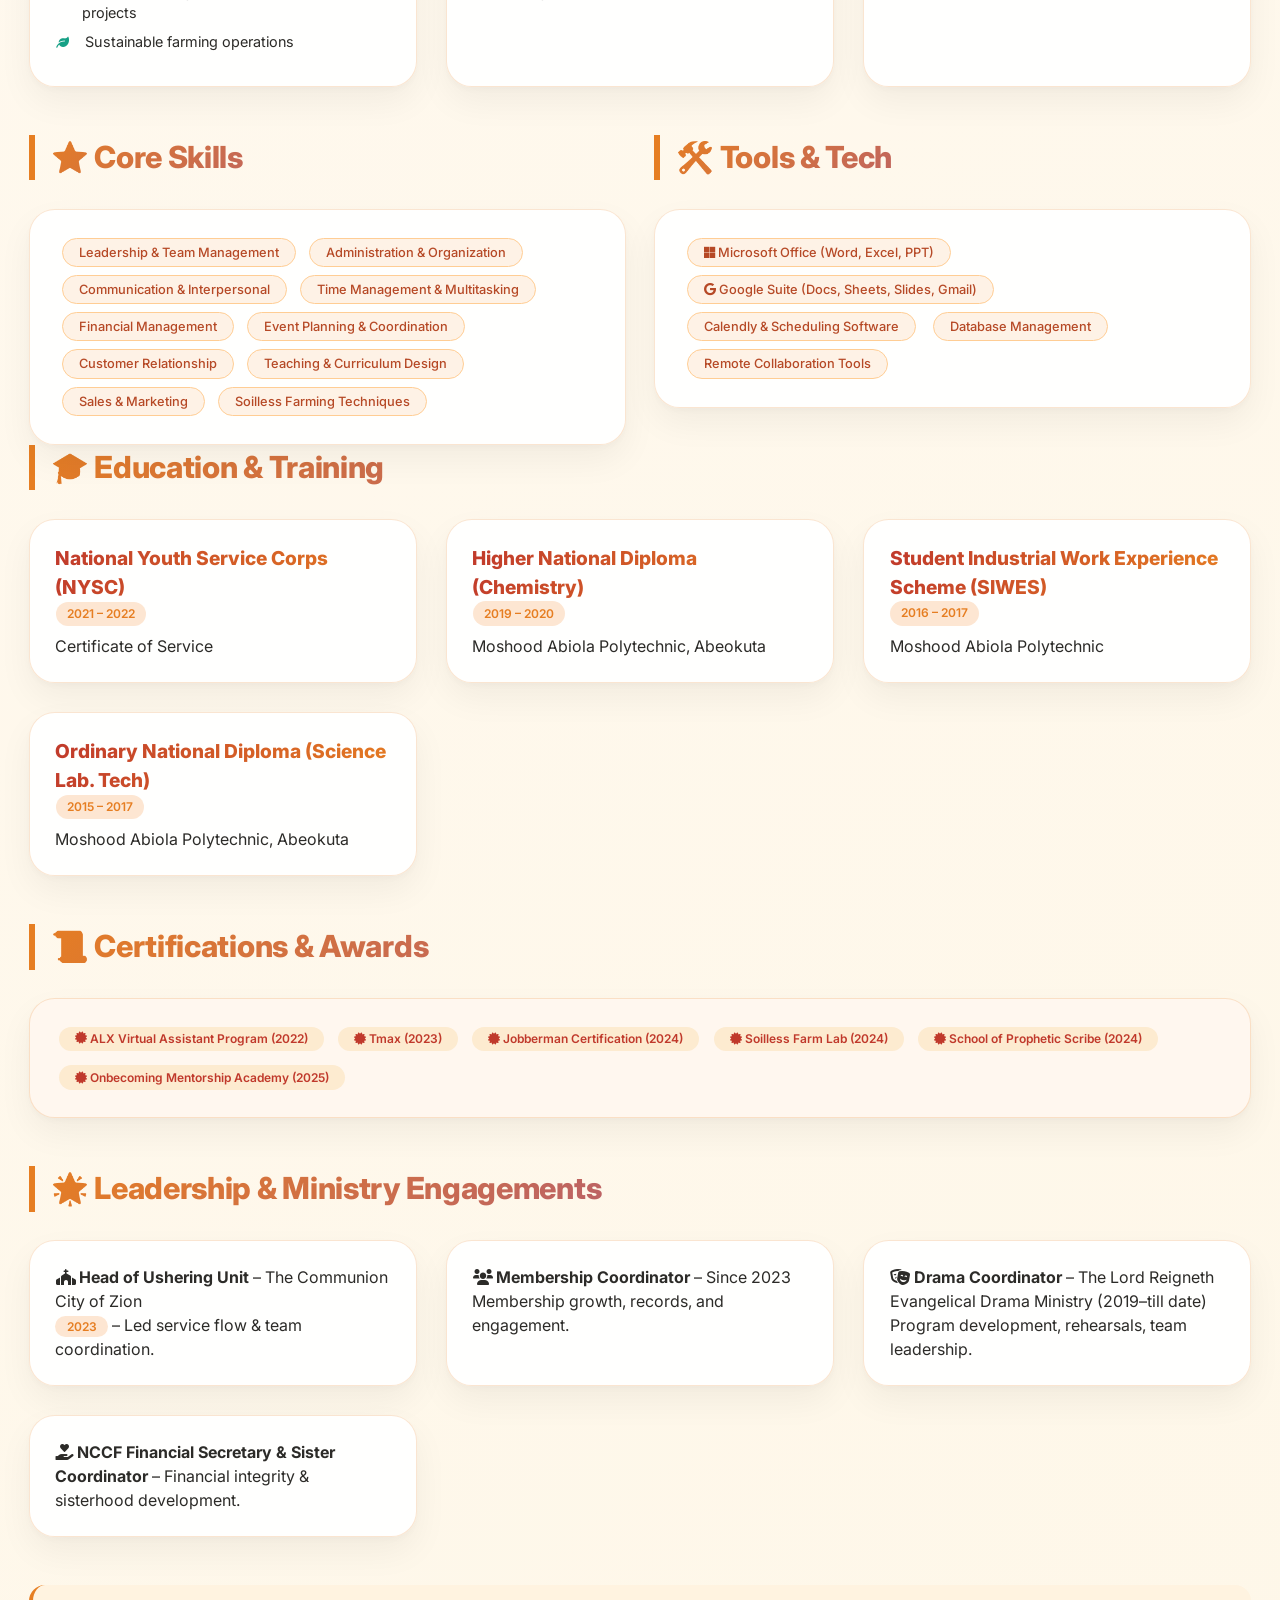
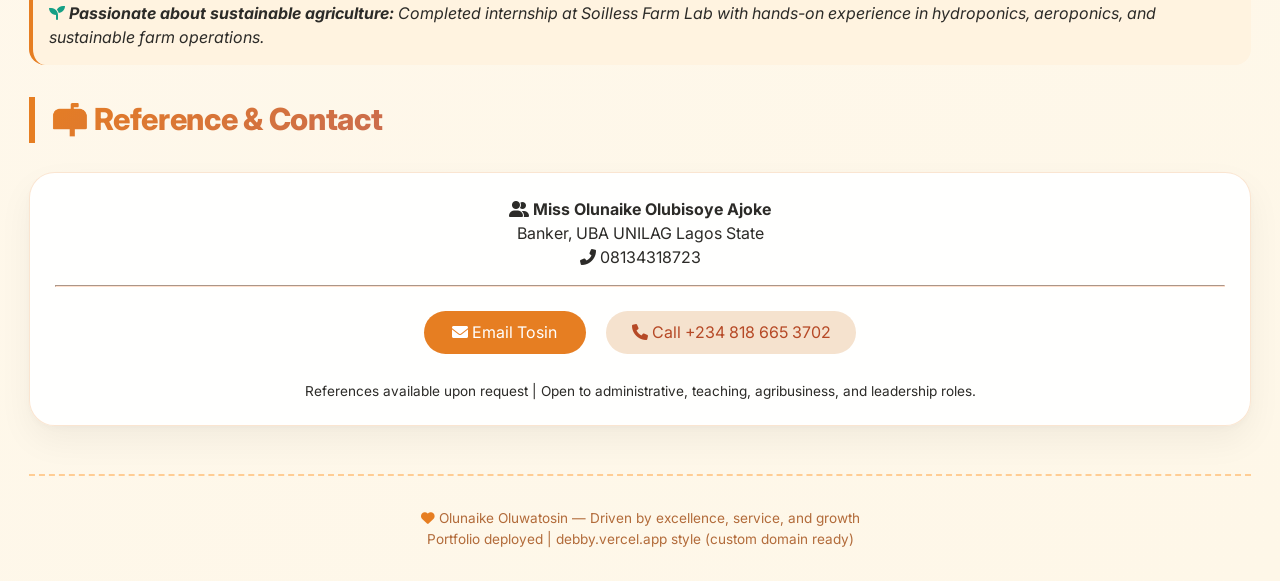
<file: teetos_portfolio/index.html>
<!DOCTYPE html>
<html lang="en">
<head>
    <meta charset="UTF-8">
    <meta name="viewport" content="width=device-width, initial-scale=1.0, viewport-fit=cover">
    <title>Tosin Olunaike | Multidisciplinary Professional</title>
    <!-- Google Fonts + Font Awesome -->
    <link href="https://fonts.googleapis.com/css2?family=Inter:opsz,wght@14..32,300;14..32,400;14..32,500;14..32,600;14..32,700;14..32,800&display=swap" rel="stylesheet">
    <link rel="stylesheet" href="https://cdnjs.cloudflare.com/ajax/libs/font-awesome/6.0.0-beta3/css/all.min.css">
    <style>
        * {
            margin: 0;
            padding: 0;
            box-sizing: border-box;
        }

        body {
            font-family: 'Inter', sans-serif;
            background: linear-gradient(145deg, #fff9f0 0%, #fef7e8 100%);
            color: #2c2b28;
            line-height: 1.5;
            scroll-behavior: smooth;
        }

        .container {
            max-width: 1300px;
            margin: 0 auto;
            padding: 2rem 1.8rem;
        }

        /* colorful accent variables */
        :root {
            --primary: #e67e22;
            --primary-dark: #d35400;
            --secondary: #8e44ad;
            --accent-teal: #16a085;
            --accent-blue: #2980b9;
            --soft-peach: #ffe8d6;
            --card-bg: #ffffffdd;
            --shadow: 0 15px 35px rgba(0, 0, 0, 0.05), 0 3px 8px rgba(0, 0, 0, 0.03);
        }

        section {
            margin-bottom: 3rem;
        }

        .section-title {
            font-size: 1.9rem;
            font-weight: 800;
            background: linear-gradient(135deg, var(--primary), var(--secondary));
            -webkit-background-clip: text;
            background-clip: text;
            color: transparent;
            border-left: 6px solid var(--primary);
            padding-left: 1rem;
            margin-bottom: 1.8rem;
            letter-spacing: -0.3px;
        }

        /* cards / grids */
        .grid-2 {
            display: grid;
            grid-template-columns: repeat(auto-fit, minmax(330px, 1fr));
            gap: 1.8rem;
        }

        .card {
            background: rgba(255, 255, 255, 0.92);
            backdrop-filter: blur(2px);
            border-radius: 1.6rem;
            padding: 1.5rem 1.6rem;
            box-shadow: var(--shadow);
            transition: all 0.25s ease;
            border: 1px solid rgba(230, 126, 34, 0.2);
        }

        .card:hover {
            transform: translateY(-5px);
            border-color: rgba(230, 126, 34, 0.5);
            box-shadow: 0 25px 35px -12px rgba(0, 0, 0, 0.12);
            background: white;
        }

        .exp-header {
            display: flex;
            flex-wrap: wrap;
            justify-content: space-between;
            align-items: baseline;
            margin-bottom: 0.5rem;
        }

        .exp-title {
            font-weight: 800;
            font-size: 1.2rem;
            color: #c0392b;
            background: linear-gradient(120deg, #c0392b, #e67e22);
            background-clip: text;
            -webkit-background-clip: text;
            color: transparent;
        }

        .exp-org {
            font-weight: 600;
            color: #7f8c8d;
            margin-bottom: 0.2rem;
            font-size: 0.9rem;
        }

        .exp-date {
            font-size: 0.75rem;
            background: #fde6d2;
            padding: 0.2rem 0.7rem;
            border-radius: 30px;
            color: #e67e22;
            font-weight: 600;
        }

        .exp-desc ul {
            list-style: none;
            margin-top: 0.7rem;
        }

        .exp-desc li {
            margin-bottom: 0.5rem;
            display: flex;
            gap: 0.6rem;
            align-items: baseline;
            font-size: 0.9rem;
        }

        .exp-desc li i {
            color: var(--accent-teal);
            width: 1.2rem;
            font-size: 0.8rem;
            margin-top: 0.2rem;
        }

        .skill-tag {
            display: inline-block;
            background: #fef2e6;
            color: #b64926;
            padding: 0.25rem 1rem;
            border-radius: 40px;
            font-size: 0.8rem;
            font-weight: 500;
            margin: 0.25rem 0.4rem;
            border: 1px solid #ffcd94;
        }

        .hero {
            display: flex;
            flex-wrap: wrap;
            gap: 2.2rem;
            align-items: center;
            background: linear-gradient(125deg, #ffffff 0%, #fff7ef 100%);
            border-radius: 2.5rem;
            padding: 2rem 2rem;
            margin-bottom: 2.5rem;
            box-shadow: var(--shadow);
            border: 1px solid rgba(230, 126, 34, 0.2);
        }

        .hero-img {
            flex-shrink: 0;
        }

        .hero-img img {
            width: 170px;
            height: 170px;
            object-fit: cover;
            border-radius: 50%;
            border: 5px solid #ffd6a5;
            box-shadow: 0 15px 25px rgba(0, 0, 0, 0.08);
            background: #fbe9d2;
        }

        .hero-info h1 {
            font-size: 2.6rem;
            font-weight: 800;
            background: linear-gradient(145deg, #d35400, #8e44ad);
            -webkit-background-clip: text;
            background-clip: text;
            color: transparent;
            letter-spacing: -0.02em;
        }

        .hero-tagline {
            font-size: 1.2rem;
            font-weight: 500;
            color: #e67e22;
            margin: 0.5rem 0 0.8rem 0;
        }

        .contact-bar {
            display: flex;
            flex-wrap: wrap;
            gap: 1rem;
            margin: 1rem 0 0.5rem;
        }

        .contact-bar a, .contact-bar span {
            display: inline-flex;
            align-items: center;
            gap: 0.5rem;
            background: #fff0e3;
            padding: 0.4rem 1rem;
            border-radius: 60px;
            font-size: 0.85rem;
            text-decoration: none;
            color: #b64926;
            font-weight: 500;
            transition: 0.2s;
        }

        .contact-bar a:hover {
            background: #ffe0cc;
            color: #a04018;
        }

        .btn-outline {
            border: 1px solid #e67e22;
            background: transparent;
            padding: 0.6rem 1.3rem;
            border-radius: 40px;
            font-weight: 600;
            color: #d35400;
            display: inline-flex;
            align-items: center;
            gap: 0.6rem;
            transition: 0.2s;
            text-decoration: none;
            margin-right: 0.7rem;
        }

        .btn-outline:hover {
            background: #e67e22;
            color: white;
            border-color: #e67e22;
        }

        .btn-primary {
            background: linear-gradient(95deg, #e67e22, #f39c12);
            border: none;
            color: white;
        }

        .btn-primary:hover {
            background: #d35400;
            color: white;
        }

        .badge-cert {
            background: #fdebd0;
            border-radius: 50px;
            padding: 0.2rem 1rem;
            font-size: 0.75rem;
            font-weight: 600;
            color: #c0392b;
            display: inline-block;
            margin: 0.2rem;
        }

        footer {
            text-align: center;
            padding-top: 2rem;
            margin-top: 2rem;
            border-top: 2px dashed #ffcd94;
            color: #b26b3a;
            font-size: 0.85rem;
        }

        @media (max-width: 760px) {
            .hero {
                flex-direction: column;
                text-align: center;
            }
            .hero-info h1 {
                font-size: 2rem;
            }
            .contact-bar {
                justify-content: center;
            }
            .container {
                padding: 1.2rem;
            }
        }

        .interest-pill {
            background: #f4e9ff;
            border-radius: 30px;
            padding: 0.2rem 1rem;
            font-size: 0.8rem;
            display: inline-block;
            margin: 0.2rem;
            color: #6c3483;
        }

        .quote-note {
            background: #fff3e0;
            border-radius: 1rem;
            padding: 1rem;
            font-style: italic;
            border-left: 4px solid #e67e22;
        }
    </style>
</head>
<body>
<div class="container">
    <!-- Hero Section -->
    <div class="hero">
        <div class="hero-img">
            <!-- User adds profile.jpg in same folder -->
            <img src="profile.jpg" alt="Olunaike Oluwatosin" 
                 onerror="this.onerror=null; this.src='https://ui-avatars.com/api/?background=e67e22&color=fff&bold=true&size=170&name=TOSIN';">
        </div>
        <div class="hero-info">
            <h1>Olunaike Oluwatosin O.</h1>
            <div class="hero-tagline">✨ Administrator | Educator | Creative Leader | Agribusiness Enthusiast</div>
            <div class="contact-bar">
                <a href="mailto:olunaikeoluwatosin21@gmail.com"><i class="fas fa-envelope"></i> olunaikeoluwatosin21</a>
                <a href="tel:+2348186653702"><i class="fas fa-phone-alt"></i> 08186653702</a>
                <a href="https://www.linkedin.com/in/OLUNAIKE" target="_blank"><i class="fab fa-linkedin"></i> LinkedIn</a>
                <span><i class="fas fa-map-marker-alt"></i> Lagos, Nigeria</span>
            </div>
            <div style="margin-top: 1rem;">
                <a href="#contact-info" class="btn-outline"><i class="fas fa-paper-plane"></i> Get in touch</a>
                <a href="mailto:olunaikeoluwatosin21@gmail.com?subject=Opportunity%20for%20Tosin" class="btn-outline btn-primary"><i class="fas fa-file-alt"></i> Request CV</a>
            </div>
        </div>
    </div>

    <!-- Objective + Summary combined cards -->
    <div class="grid-2" style="margin-bottom: 2rem;">
        <div class="card">
            <div style="display: flex; align-items: center; gap: 0.5rem; margin-bottom: 0.8rem;">
                <i class="fas fa-bullseye" style="color: #e67e22; font-size: 1.5rem;"></i>
                <h3 style="font-weight: 700;">Objective</h3>
            </div>
            <p>To work in an organization where team spirit reigns and there is effective utilization of intellectual resources to overall achievement of the corporate objectives and mission.</p>
        </div>
        <div class="card">
            <div style="display: flex; align-items: center; gap: 0.5rem; margin-bottom: 0.8rem;">
                <i class="fas fa-user-check" style="color: #16a085; font-size: 1.5rem;"></i>
                <h3 style="font-weight: 700;">Summary</h3>
            </div>
            <p>Dedicated and versatile professional with experience in teaching, administration, management, and church leadership. Proven ability to multitask, lead teams, and manage multiple responsibilities effectively across diverse industries.</p>
        </div>
    </div>

    <!-- Work Experience (comprehensive) -->
    <section>
        <div class="section-title">💼 Work Experience</div>
        <div class="grid-2">
            <!-- Computer Operator -->
            <div class="card"><div class="exp-header"><span class="exp-title">Computer Operator</span><span class="exp-date">2014</span></div><div class="exp-org">Boluwatife Business Centre, Shomolu</div><div class="exp-desc"><ul><li><i class="fas fa-desktop"></i> Identifying and correcting file & system errors</li><li><i class="fas fa-print"></i> Cleaning printers, preventive maintenance</li><li><i class="fas fa-database"></i> Support during business continuity, machine maintenance</li></ul></div></div>
            <!-- Teacher -->
            <div class="card"><div class="exp-header"><span class="exp-title">Teacher</span><span class="exp-date">2019</span></div><div class="exp-org">Mabless Children School</div><div class="exp-desc"><ul><li><i class="fas fa-chalkboard-user"></i> Comprehensive lessons & visual learning tools</li><li><i class="fas fa-user-graduate"></i> Individualized instruction, progress assessment</li><li><i class="fas fa-calendar-alt"></i> Plan outdoor activities, parent meetings</li></ul></div></div>
            <!-- Sales Rep Vellora -->
            <div class="card"><div class="exp-header"><span class="exp-title">Sales Representative</span><span class="exp-date">2021</span></div><div class="exp-org">Vellora Beauty Range</div><div class="exp-desc"><ul><li><i class="fas fa-concierge-bell"></i> Front desk management & guest reception</li><li><i class="fas fa-phone"></i> Incoming calls & message handling</li><li><i class="fas fa-boxes"></i> Receive chemical raw materials, monitor supplies</li></ul></div></div>
            <!-- NCCF Financial Secretary -->
            <div class="card"><div class="exp-header"><span class="exp-title">Financial Secretary & Sister Coordinator</span><span class="exp-date">2021</span></div><div class="exp-org">NCCF</div><div class="exp-desc"><ul><li><i class="fas fa-coins"></i> Manage financial records, financial plans</li><li><i class="fas fa-female"></i> Coordinated sisterhood activities</li></ul></div></div>
            <!-- HAZ Children World -->
            <div class="card"><div class="exp-header"><span class="exp-title">Sales Representative</span><span class="exp-date">2022</span></div><div class="exp-org">HAZ Children World</div><div class="exp-desc"><ul><li><i class="fas fa-child"></i> Assisted customers, product recommendations</li><li><i class="fas fa-cash-register"></i> Processed transactions, returns management</li><li><i class="fas fa-comments"></i> Built strong customer relationships</li></ul></div></div>
            <!-- Baker & Snack Marketer -->
            <div class="card"><div class="exp-header"><span class="exp-title">Baker & Snack Marketer</span><span class="exp-date">2023</span></div><div class="exp-org">OOJ Bakery</div><div class="exp-desc"><ul><li><i class="fas fa-bread-slice"></i> Baked pastries, bread, snacks to high standards</li><li><i class="fas fa-chart-line"></i> Marketing strategies, product displays</li><li><i class="fas fa-users"></i> Customer feedback & team collaboration</li></ul></div></div>
            <!-- Head of Ushering -->
            <div class="card"><div class="exp-header"><span class="exp-title">Head of Ushering Unit</span><span class="exp-date">2023</span></div><div class="exp-org">The Communion City of Zion</div><div class="exp-desc"><ul><li><i class="fas fa-hand-peace"></i> Led ushering team, coordinated worship services</li><li><i class="fas fa-clock"></i> Ensured smooth service delivery</li></ul></div></div>
            <!-- Membership Coordinator -->
            <div class="card"><div class="exp-header"><span class="exp-title">Membership Coordinator</span><span class="exp-date">2023 - Present</span></div><div class="exp-org">The Communion City of Zion</div><div class="exp-desc"><ul><li><i class="fas fa-id-card"></i> Manage membership records & activities</li><li><i class="fas fa-chart-simple"></i> Develop growth strategies</li></ul></div></div>
            <!-- Laundry Manager -->
            <div class="card"><div class="exp-header"><span class="exp-title">Laundry Manager</span><span class="exp-date">2024</span></div><div class="exp-org">SmartNKleen Laundry Services</div><div class="exp-desc"><ul><li><i class="fas fa-tshirt"></i> Managed laundry operations & staff supervision</li><li><i class="fas fa-clipboard-list"></i> Quality control, timely delivery</li></ul></div></div>
            <!-- Internship Soilless Farm -->
            <div class="card"><div class="exp-header"><span class="exp-title">Intern</span><span class="exp-date">2024</span></div><div class="exp-org">Soilless Farm Lab</div><div class="exp-desc"><ul><li><i class="fas fa-seedling"></i> Hands-on hydroponics & aeroponics systems</li><li><i class="fas fa-flask"></i> Crop monitoring, research & development projects</li><li><i class="fas fa-leaf"></i> Sustainable farming operations</li></ul></div></div>
            <!-- Drama Coordinator -->
            <div class="card"><div class="exp-header"><span class="exp-title">Drama Coordinator</span><span class="exp-date">2019 - Present</span></div><div class="exp-org">The Lord Reigneth Evangelical Drama Ministry</div><div class="exp-desc"><ul><li><i class="fas fa-mask"></i> Develop drama programs, coordinate rehearsals & performances</li><li><i class="fas fa-users-viewfinder"></i> Manage drama teams</li></ul></div></div>
            <!-- Admin ABJ Consulting -->
            <div class="card"><div class="exp-header"><span class="exp-title">Admin (Remote & Office)</span><span class="exp-date">2025</span></div><div class="exp-org">ABJ Consulting and Services</div><div class="exp-desc"><ul><li><i class="fas fa-tasks"></i> Administrative support, schedule & database management</li><li><i class="fas fa-headset"></i> Customer inquiries, seamless workflow</li></ul></div></div>
        </div>
    </section>

    <!-- Skills + Tools -->
    <div class="grid-2">
        <section style="margin-bottom:0;">
            <div class="section-title">⭐ Core Skills</div>
            <div class="card">
                <div style="display: flex; flex-wrap: wrap;">
                    <span class="skill-tag">Leadership & Team Management</span>
                    <span class="skill-tag">Administration & Organization</span>
                    <span class="skill-tag">Communication & Interpersonal</span>
                    <span class="skill-tag">Time Management & Multitasking</span>
                    <span class="skill-tag">Financial Management</span>
                    <span class="skill-tag">Event Planning & Coordination</span>
                    <span class="skill-tag">Customer Relationship</span>
                    <span class="skill-tag">Teaching & Curriculum Design</span>
                    <span class="skill-tag">Sales & Marketing</span>
                    <span class="skill-tag">Soilless Farming Techniques</span>
                </div>
            </div>
        </section>
        <section style="margin-bottom:0;">
            <div class="section-title">🛠️ Tools & Tech</div>
            <div class="card">
                <div>
                    <span class="skill-tag"><i class="fab fa-microsoft"></i> Microsoft Office (Word, Excel, PPT)</span>
                    <span class="skill-tag"><i class="fab fa-google"></i> Google Suite (Docs, Sheets, Slides, Gmail)</span>
                    <span class="skill-tag">Calendly & Scheduling Software</span>
                    <span class="skill-tag">Database Management</span>
                    <span class="skill-tag">Remote Collaboration Tools</span>
                </div>
            </div>
        </section>
    </div>

    <!-- Education -->
    <section>
        <div class="section-title">🎓 Education & Training</div>
        <div class="grid-2">
            <div class="card"><div class="exp-header"><span class="exp-title">National Youth Service Corps (NYSC)</span><span class="exp-date">2021 – 2022</span></div><div>Certificate of Service</div></div>
            <div class="card"><div class="exp-header"><span class="exp-title">Higher National Diploma (Chemistry)</span><span class="exp-date">2019 – 2020</span></div><div>Moshood Abiola Polytechnic, Abeokuta</div></div>
            <div class="card"><div class="exp-header"><span class="exp-title">Student Industrial Work Experience Scheme (SIWES)</span><span class="exp-date">2016 – 2017</span></div><div>Moshood Abiola Polytechnic</div></div>
            <div class="card"><div class="exp-header"><span class="exp-title">Ordinary National Diploma (Science Lab. Tech)</span><span class="exp-date">2015 – 2017</span></div><div>Moshood Abiola Polytechnic, Abeokuta</div></div>
        </div>
    </section>

    <!-- Certifications & Awards -->
    <section>
        <div class="section-title">📜 Certifications & Awards</div>
        <div class="card" style="background: #fff7ef;">
            <div style="display: flex; flex-wrap: wrap; gap: 0.5rem;">
                <span class="badge-cert"><i class="fas fa-certificate"></i> ALX Virtual Assistant Program (2022)</span>
                <span class="badge-cert"><i class="fas fa-certificate"></i> Tmax (2023)</span>
                <span class="badge-cert"><i class="fas fa-certificate"></i> Jobberman Certification (2024)</span>
                <span class="badge-cert"><i class="fas fa-certificate"></i> Soilless Farm Lab (2024)</span>
                <span class="badge-cert"><i class="fas fa-certificate"></i> School of Prophetic Scribe (2024)</span>
                <span class="badge-cert"><i class="fas fa-certificate"></i> Onbecoming Mentorship Academy (2025)</span>
            </div>
        </div>
    </section>

    <!-- Leadership & volunteer extra / Drama + Church roles already in experience, but highlighting -->
    <section>
        <div class="section-title">🌟 Leadership & Ministry Engagements</div>
        <div class="grid-2">
            <div class="card"><i class="fas fa-church"></i> <strong>Head of Ushering Unit</strong> – The Communion City of Zion <br> <span class="exp-date">2023</span> – Led service flow & team coordination.</div>
            <div class="card"><i class="fas fa-users"></i> <strong>Membership Coordinator</strong> – Since 2023 <br> Membership growth, records, and engagement.</div>
            <div class="card"><i class="fas fa-theater-masks"></i> <strong>Drama Coordinator</strong> – The Lord Reigneth Evangelical Drama Ministry (2019–till date) <br> Program development, rehearsals, team leadership.</div>
            <div class="card"><i class="fas fa-hand-holding-heart"></i> <strong>NCCF Financial Secretary & Sister Coordinator</strong> – Financial integrity & sisterhood development.</div>
        </div>
    </section>

    <!-- Additional: Soilless Farming highlight -->
    <div class="quote-note" style="margin-bottom: 2rem;">
        <i class="fas fa-seedling" style="color: #16a085;"></i> <strong>Passionate about sustainable agriculture:</strong> Completed internship at Soilless Farm Lab with hands-on experience in hydroponics, aeroponics, and sustainable farm operations.
    </div>

    <!-- Reference & Contact final -->
    <section id="contact-info">
        <div class="section-title">📬 Reference & Contact</div>
        <div class="card" style="text-align: center;">
            <p><i class="fas fa-user-friends"></i> <strong>Miss Olunaike Olubisoye Ajoke</strong><br> Banker, UBA UNILAG Lagos State<br> <i class="fas fa-phone-alt"></i> 08134318723</p>
            <hr style="margin: 1rem 0; border-color: #ffe0cc;">
            <div>
                <a href="mailto:olunaikeoluwatosin21@gmail.com" style="background: #e67e22; color: white; padding: 0.6rem 1.8rem; border-radius: 40px; text-decoration: none; display: inline-block; margin: 0.5rem;"><i class="fas fa-envelope"></i> Email Tosin</a>
                <a href="tel:+2348186653702" style="background: #f5e2ce; color: #b64926; padding: 0.6rem 1.6rem; border-radius: 40px; text-decoration: none; display: inline-block; margin: 0.5rem;"><i class="fas fa-phone"></i> Call +234 818 665 3702</a>
            </div>
            <p style="margin-top: 1.2rem; font-size: 0.85rem;">References available upon request | Open to administrative, teaching, agribusiness, and leadership roles.</p>
        </div>
    </section>

    <footer>
        <i class="fas fa-heart" style="color: #e67e22;"></i> Olunaike Oluwatosin — Driven by excellence, service, and growth<br>
        Portfolio deployed | debby.vercel.app style (custom domain ready)
    </footer>
</div>

<!-- optional script for minor interaction -->
<script>
    // simple console note about profile image
    console.log("✨ Portfolio ready — add profile picture as 'profile.jpg' in the same folder as index.html");
</script>
</body>
</html>
</file>
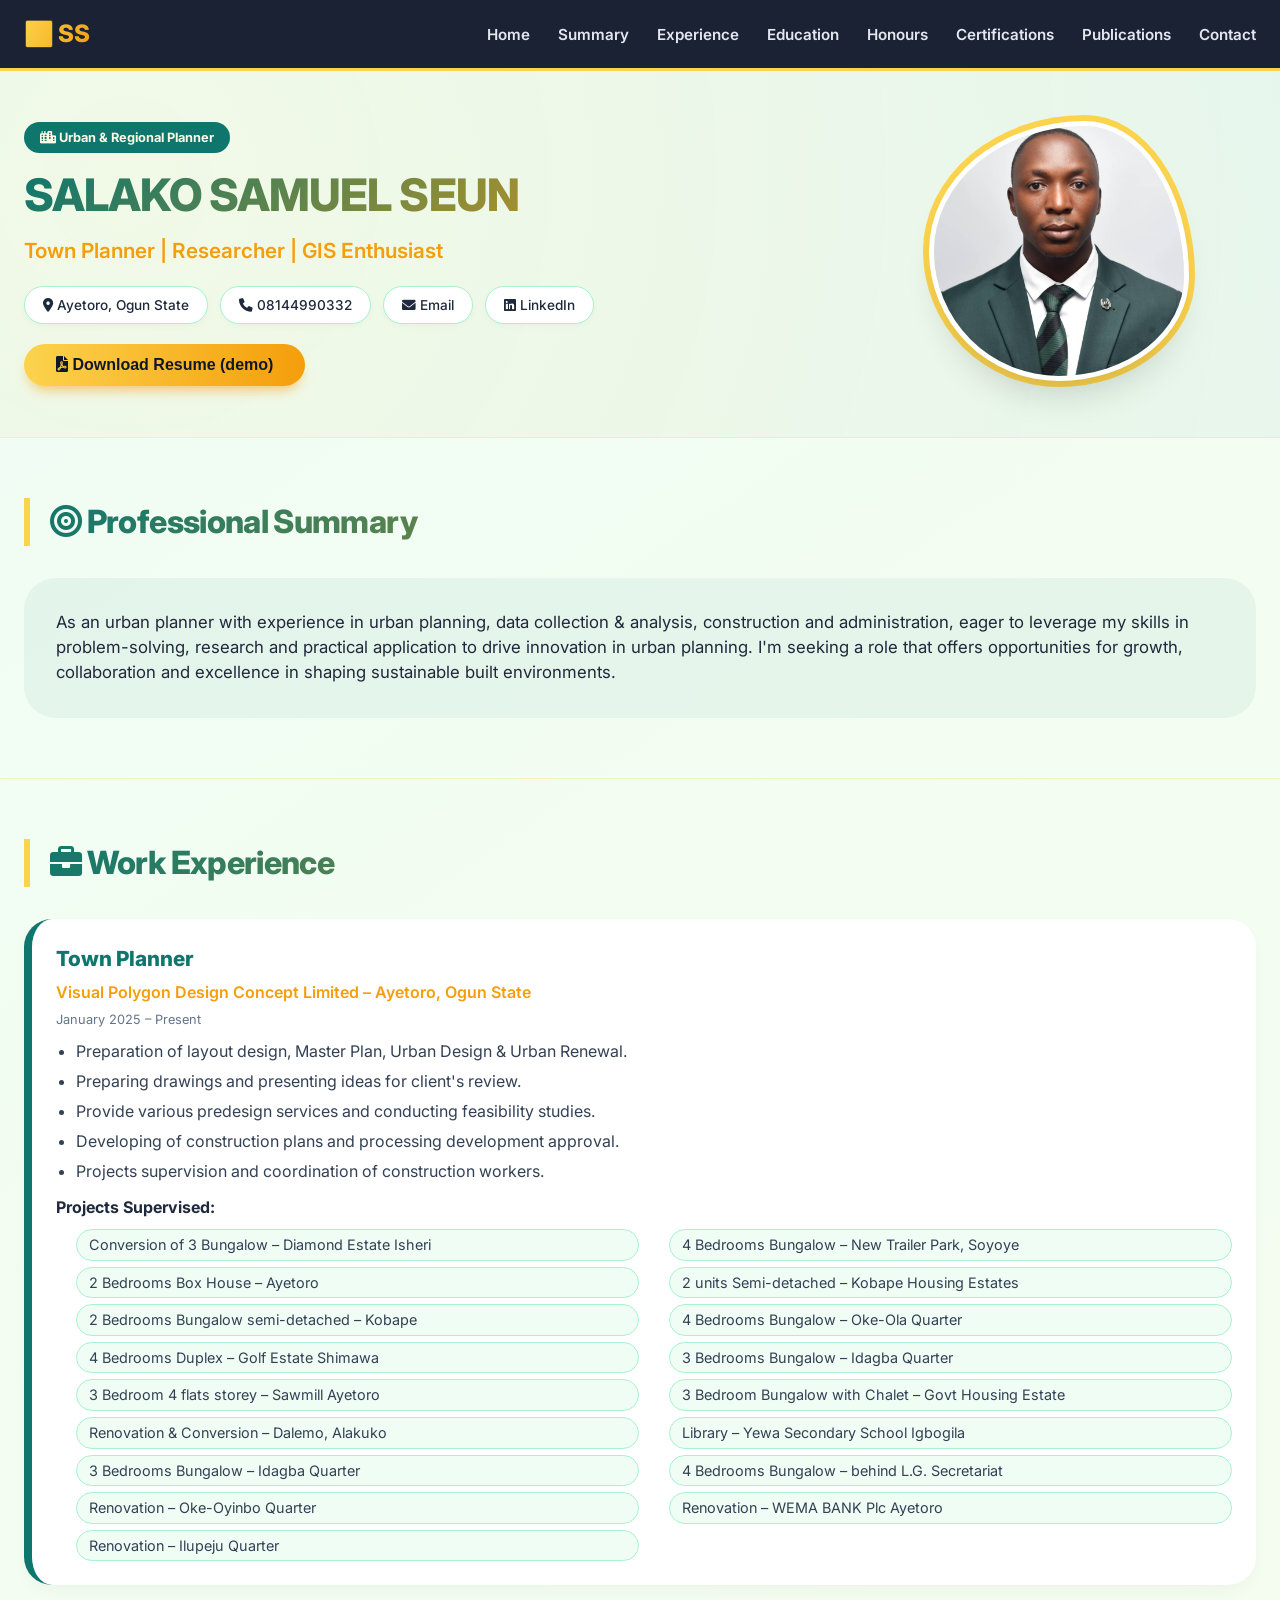
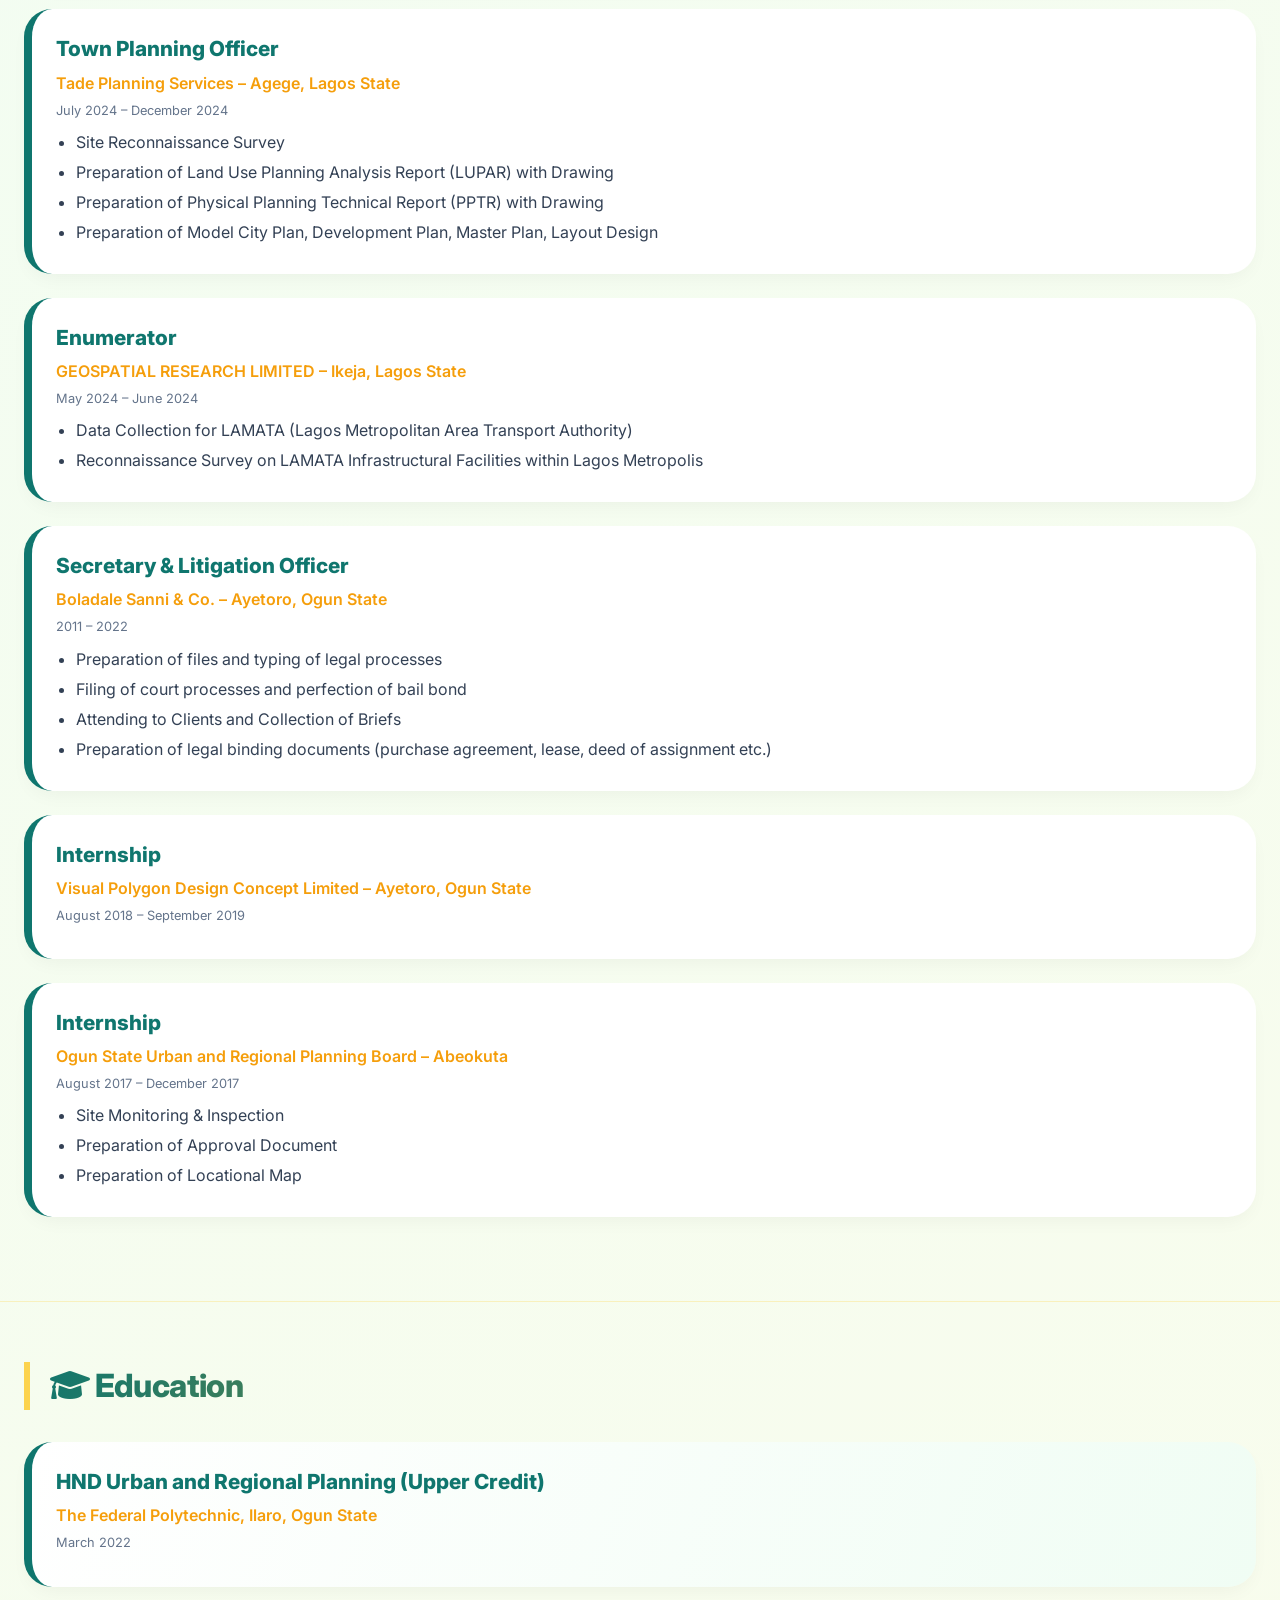
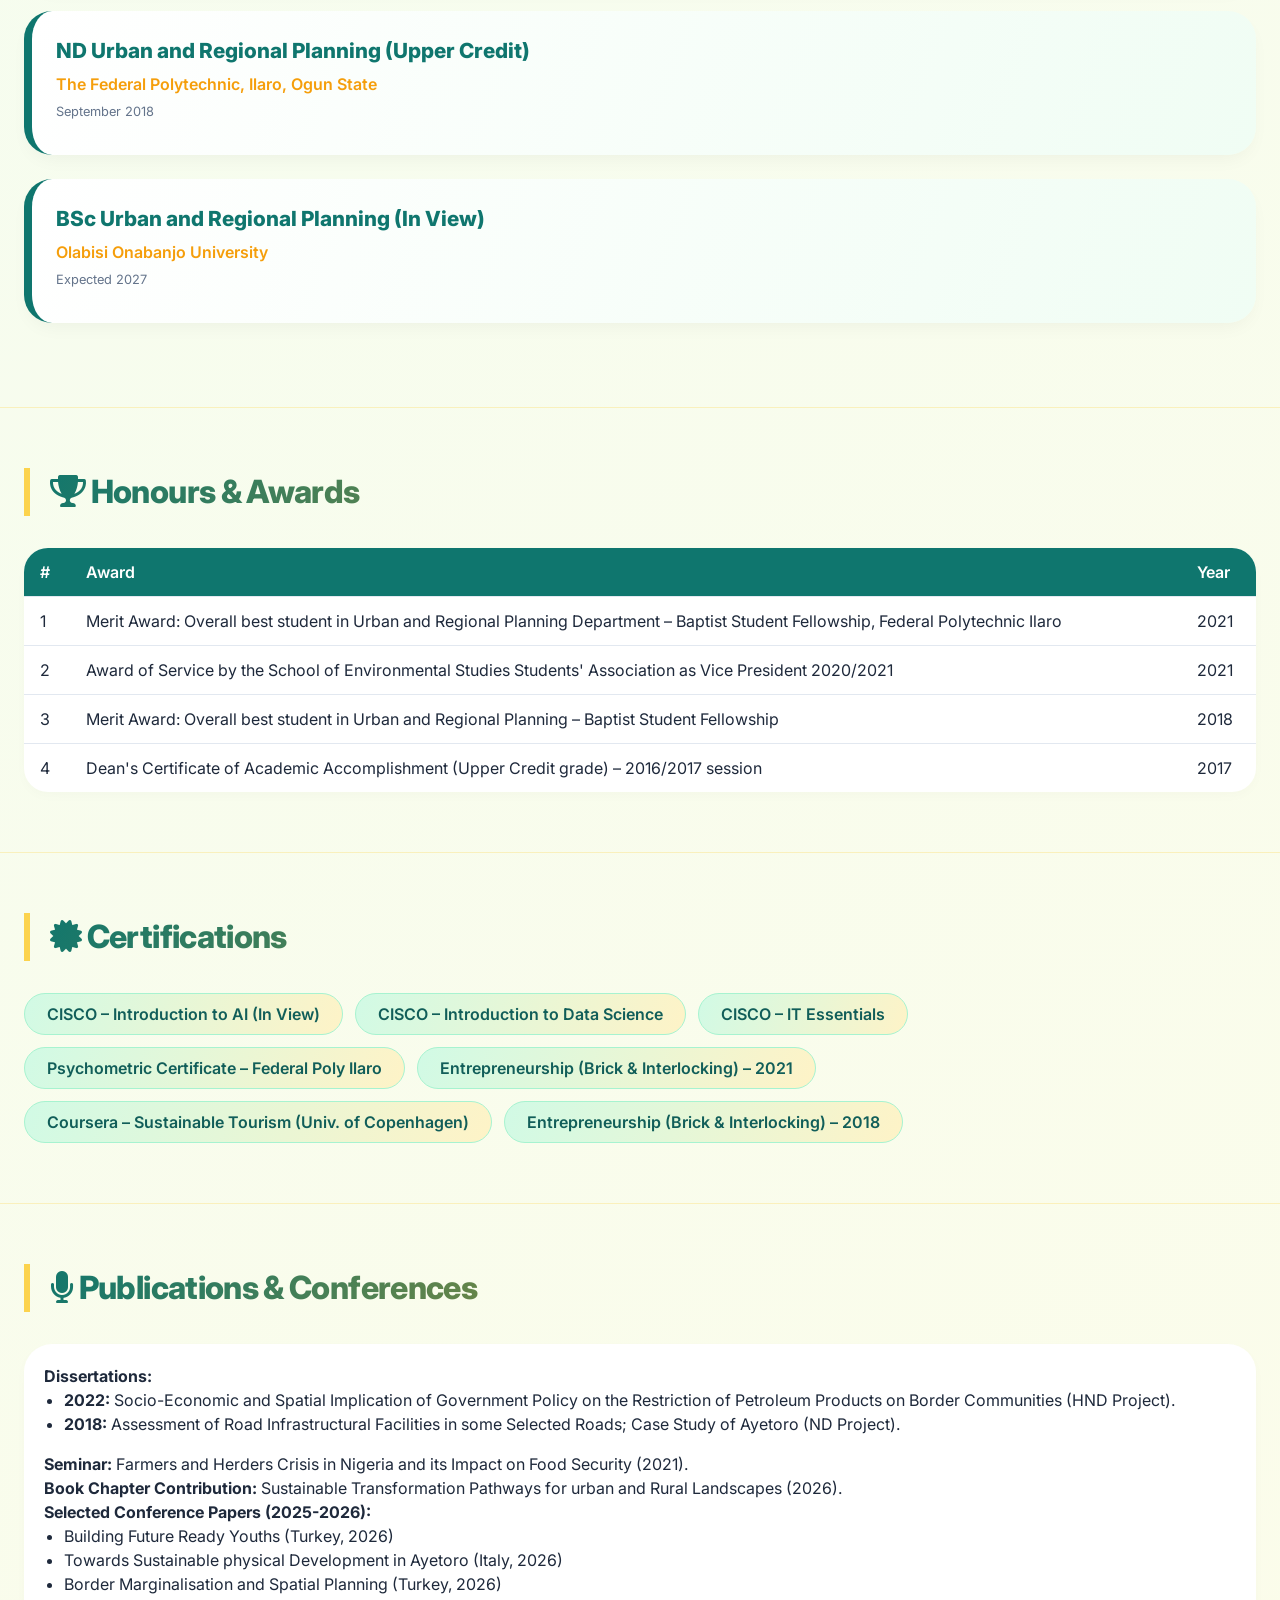
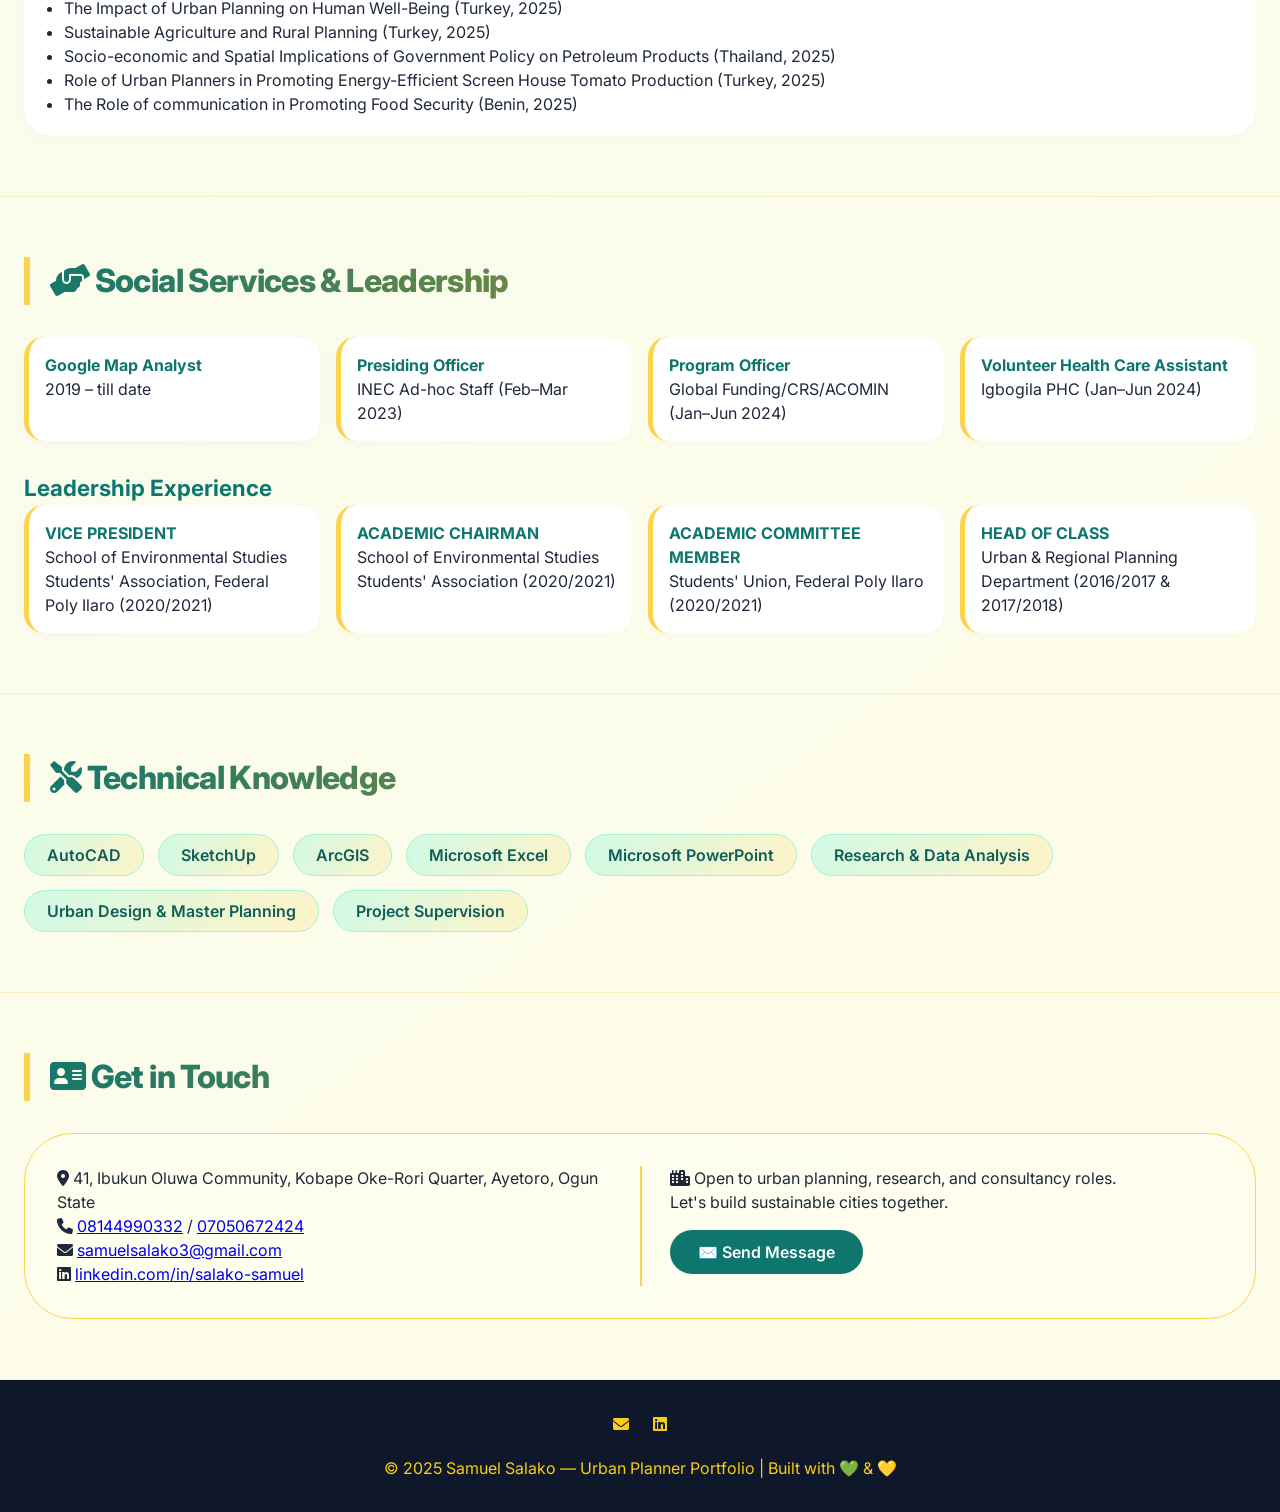
<file: debby_portfolio/senator_sam_portfolio/index.html>
<!DOCTYPE html>
<html lang="en">
<head>
  <meta charset="UTF-8" />
  <meta name="viewport" content="width=device-width, initial-scale=1.0" />
  <title>Samuel Salako | Urban Planner</title>
  <!-- Google Fonts & Font Awesome -->
  <link href="https://fonts.googleapis.com/css2?family=Inter:opsz,wght@14..32,400;500;600;700;800&display=swap" rel="stylesheet" />
  <link rel="stylesheet" href="https://cdnjs.cloudflare.com/ajax/libs/font-awesome/6.0.0-beta3/css/all.min.css" />
  <style>
    * {
      margin: 0;
      padding: 0;
      box-sizing: border-box;
    }
    body {
      font-family: 'Inter', sans-serif;
      background: linear-gradient(145deg, #f0fdf4, #fefce8);
      color: #1e293b;
      line-height: 1.5;
      scroll-behavior: smooth;
    }
    .container {
      max-width: 1280px;
      margin: 0 auto;
      padding: 0 24px;
    }

    /* NAVBAR – vibrant teal & gold */
    .navbar {
      background: rgba(15, 23, 42, 0.95);
      backdrop-filter: blur(12px);
      position: sticky;
      top: 0;
      z-index: 100;
      border-bottom: 3px solid #fcd34d;
    }
    .nav-container {
      display: flex;
      justify-content: space-between;
      align-items: center;
      flex-wrap: wrap;
      padding: 16px 24px;
      max-width: 1280px;
      margin: 0 auto;
    }
    .logo a {
      font-weight: 800;
      font-size: 1.5rem;
      background: linear-gradient(120deg, #fcd34d, #f59e0b);
      background-clip: text;
      -webkit-background-clip: text;
      color: transparent;
      text-decoration: none;
      letter-spacing: -0.3px;
    }
    .nav-links {
      display: flex;
      gap: 28px;
      list-style: none;
      flex-wrap: wrap;
    }
    .nav-links a {
      text-decoration: none;
      font-weight: 600;
      color: #e2e8f0;
      transition: 0.2s;
      font-size: 0.95rem;
      padding: 4px 0;
      border-bottom: 2px solid transparent;
    }
    .nav-links a:hover {
      color: #fcd34d;
      border-bottom-color: #fcd34d;
    }

    section {
      padding: 60px 0;
      border-bottom: 1px solid rgba(252, 211, 77, 0.3);
    }
    .section-title {
      font-size: 2rem;
      font-weight: 800;
      margin-bottom: 32px;
      background: linear-gradient(120deg, #0f766e, #f59e0b);
      background-clip: text;
      -webkit-background-clip: text;
      color: transparent;
      border-left: 6px solid #fcd34d;
      padding-left: 20px;
      letter-spacing: -0.02em;
    }

    /* HERO */
    .hero {
      padding: 50px 0;
      background: radial-gradient(circle at 10% 30%, rgba(252,211,77,0.08), rgba(15,118,110,0.05));
    }
    .hero-grid {
      display: flex;
      flex-wrap: wrap;
      gap: 48px;
      align-items: center;
      justify-content: space-between;
    }
    .hero-content {
      flex: 2;
      min-width: 260px;
    }
    .hero-image {
      flex: 1;
      text-align: center;
    }
    .profile-pic {
      width: 260px;
      height: 260px;
      object-fit: cover;
      border-radius: 60% 40% 50% 50% / 50% 60% 40% 50%;
      border: 5px solid white;
      box-shadow: 0 25px 35px -12px rgba(0,0,0,0.15), 0 0 0 6px #fcd34d;
      background: #d1fae5;
      transition: transform 0.3s;
    }
    .profile-pic:hover {
      transform: scale(1.02);
    }
    .hero-badge {
      background: #0f766e;
      color: #fef9e6;
      padding: 6px 16px;
      border-radius: 60px;
      font-size: 0.8rem;
      font-weight: 700;
      width: fit-content;
      margin-bottom: 16px;
    }
    .hero-name {
      font-size: 2.8rem;
      font-weight: 800;
      letter-spacing: -0.02em;
      background: linear-gradient(135deg, #0f766e, #f59e0b);
      background-clip: text;
      -webkit-background-clip: text;
      color: transparent;
      line-height: 1.2;
    }
    .hero-title {
      font-size: 1.3rem;
      font-weight: 600;
      color: #f59e0b;
      margin: 12px 0;
    }
    .contact-info-hero {
      display: flex;
      flex-wrap: wrap;
      gap: 12px;
      margin: 20px 0;
    }
    .contact-info-hero a,
    .contact-info-hero span {
      background: white;
      padding: 8px 18px;
      border-radius: 60px;
      font-size: 0.85rem;
      text-decoration: none;
      color: #1e293b;
      font-weight: 500;
      box-shadow: 0 2px 6px rgba(0,0,0,0.03);
      border: 1px solid #a7f3d0;
      transition: 0.15s;
    }
    .contact-info-hero a:hover {
      background: #fef3c7;
      color: #b45309;
    }
    .btn-resume {
      background: linear-gradient(90deg, #fcd34d, #f59e0b);
      color: #0f172a;
      border: none;
      padding: 12px 32px;
      border-radius: 60px;
      font-weight: 700;
      font-size: 1rem;
      cursor: pointer;
      transition: 0.2s;
      box-shadow: 0 8px 14px -6px #f59e0bb3;
    }
    .btn-resume:hover {
      transform: translateY(-3px);
      background: linear-gradient(90deg, #f59e0b, #fcd34d);
    }

    /* Cards for experience / education */
    .exp-card {
      background: white;
      border-radius: 28px;
      padding: 24px;
      margin-bottom: 24px;
      box-shadow: 0 8px 20px -6px rgba(0,0,0,0.05);
      border-left: 8px solid #0f766e;
      transition: 0.25s;
    }
    .exp-card:hover {
      transform: translateX(5px);
      box-shadow: 0 12px 28px -8px rgba(0,0,0,0.1);
    }
    .exp-title {
      font-size: 1.3rem;
      font-weight: 800;
      color: #0f766e;
    }
    .exp-company {
      font-weight: 600;
      color: #f59e0b;
      margin: 6px 0;
    }
    .exp-date {
      font-size: 0.8rem;
      color: #64748b;
      margin-bottom: 10px;
    }
    .exp-desc ul {
      margin-left: 20px;
      color: #334155;
    }
    .exp-desc li {
      margin-bottom: 6px;
    }
    .project-list {
      columns: 2 220px;
      column-gap: 30px;
      margin-top: 10px;
      list-style: none;
      padding: 0;
    }
    .project-list li {
      background: #f0fdf4;
      padding: 4px 12px;
      margin-bottom: 6px;
      border-radius: 20px;
      font-size: 0.9rem;
      break-inside: avoid;
      border: 1px solid #a7f3d0;
    }

    /* Skills chips */
    .skills-grid {
      display: flex;
      flex-wrap: wrap;
      gap: 14px;
      margin-top: 16px;
    }
    .skill-chip {
      background: linear-gradient(110deg, #d1fae5, #fef3c7);
      padding: 8px 22px;
      border-radius: 50px;
      font-weight: 600;
      color: #115e59;
      border: 1px solid #a7f3d0;
    }

    /* Table for honours & leadership */
    .honour-table {
      width: 100%;
      border-collapse: collapse;
      background: white;
      border-radius: 24px;
      overflow: hidden;
      box-shadow: 0 4px 12px rgba(0,0,0,0.02);
    }
    .honour-table th,
    .honour-table td {
      padding: 12px 16px;
      border-bottom: 1px solid #e2e8f0;
      text-align: left;
    }
    .honour-table th {
      background: #0f766e;
      color: white;
      font-weight: 600;
    }
    .honour-table tr:last-child td {
      border-bottom: none;
    }

    .leadership-list {
      display: grid;
      grid-template-columns: repeat(auto-fill, minmax(280px,1fr));
      gap: 16px;
    }
    .leadership-item {
      background: white;
      padding: 16px;
      border-radius: 20px;
      border-left: 5px solid #fcd34d;
      box-shadow: 0 2px 8px rgba(0,0,0,0.02);
    }
    .leadership-item strong {
      display: block;
      color: #0f766e;
      font-size: 1rem;
    }

    /* Contact section */
    .contact-wrapper {
      display: flex;
      flex-wrap: wrap;
      gap: 30px;
      background: rgba(255,255,240,0.7);
      border-radius: 48px;
      padding: 32px;
      backdrop-filter: blur(4px);
      border: 1px solid #fcd34d;
    }
    .footer {
      background: #0f172a;
      color: #facc15;
      text-align: center;
      padding: 32px 0;
    }
    .footer a {
      color: #facc15;
      margin: 0 10px;
    }
    @media (max-width: 768px) {
      .hero-name {
        font-size: 2rem;
      }
      .hero-grid {
        flex-direction: column-reverse;
        text-align: center;
      }
      .profile-pic {
        width: 200px;
        height: 200px;
      }
      .honour-table {
        font-size: 0.85rem;
      }
      .honour-table th,
      .honour-table td {
        padding: 8px 10px;
      }
    }
  </style>
</head>
<body>
  <nav class="navbar">
    <div class="nav-container">
      <div class="logo"><a href="#">🏙️ SS</a></div>
      <ul class="nav-links">
        <li><a href="#home">Home</a></li>
        <li><a href="#summary">Summary</a></li>
        <li><a href="#experience">Experience</a></li>
        <li><a href="#education">Education</a></li>
        <li><a href="#honours">Honours</a></li>
        <li><a href="#certifications">Certifications</a></li>
        <li><a href="#publications">Publications</a></li>
        <li><a href="#contact">Contact</a></li>
      </ul>
    </div>
  </nav>

  <main>
    <!-- HERO -->
    <section id="home" class="hero">
      <div class="container hero-grid">
        <div class="hero-content">
          <div class="hero-badge"><i class="fas fa-city"></i> Urban & Regional Planner</div>
          <h1 class="hero-name">SALAKO SAMUEL SEUN</h1>
          <div class="hero-title">Town Planner | Researcher | GIS Enthusiast</div>
          <div class="contact-info-hero">
            <span><i class="fas fa-map-marker-alt"></i> Ayetoro, Ogun State</span>
            <a href="tel:+2348144990332"><i class="fas fa-phone"></i> 08144990332</a>
            <a href="mailto:samuelsalako3@gmail.com"><i class="fas fa-envelope"></i> Email</a>
            <a href="https://www.linkedin.com/in/salako-samuel-79376a1bb" target="_blank"><i class="fab fa-linkedin"></i> LinkedIn</a>
          </div>
          <button class="btn-resume" id="downloadBtn"><i class="fas fa-file-pdf"></i> Download Resume (demo)</button>
        </div>
        <div class="hero-image">
          <!-- Your picture: save as "me.jpg" in the same folder -->
          <img src="me.jpg" alt="Samuel Salako" class="profile-pic" onerror="this.src='https://ui-avatars.com/api/?background=0f766e&color=fcd34d&name=SS'" />
        </div>
      </div>
    </section>

    <!-- PROFESSIONAL SUMMARY -->
    <section id="summary">
      <div class="container">
        <h2 class="section-title"><i class="fas fa-bullseye"></i> Professional Summary</h2>
        <div style="background: rgba(15,118,110,0.06); border-radius: 32px; padding: 32px;">
          <p style="font-size:1.05rem;">As an urban planner with experience in urban planning, data collection & analysis, construction and administration, eager to leverage my skills in problem-solving, research and practical application to drive innovation in urban planning. I'm seeking a role that offers opportunities for growth, collaboration and excellence in shaping sustainable built environments.</p>
        </div>
      </div>
    </section>

    <!-- WORK EXPERIENCE -->
    <section id="experience">
      <div class="container">
        <h2 class="section-title"><i class="fas fa-briefcase"></i> Work Experience</h2>

        <div class="exp-card">
          <div class="exp-title">Town Planner</div>
          <div class="exp-company">Visual Polygon Design Concept Limited – Ayetoro, Ogun State</div>
          <div class="exp-date">January 2025 – Present</div>
          <div class="exp-desc">
            <ul>
              <li>Preparation of layout design, Master Plan, Urban Design & Urban Renewal.</li>
              <li>Preparing drawings and presenting ideas for client's review.</li>
              <li>Provide various predesign services and conducting feasibility studies.</li>
              <li>Developing of construction plans and processing development approval.</li>
              <li>Projects supervision and coordination of construction workers.</li>
            </ul>
            <strong style="display:block; margin-top:12px;">Projects Supervised:</strong>
            <ul class="project-list">
              <li>Conversion of 3 Bungalow – Diamond Estate Isheri</li>
              <li>2 Bedrooms Box House – Ayetoro</li>
              <li>2 Bedrooms Bungalow semi-detached – Kobape</li>
              <li>4 Bedrooms Duplex – Golf Estate Shimawa</li>
              <li>3 Bedroom 4 flats storey – Sawmill Ayetoro</li>
              <li>Renovation & Conversion – Dalemo, Alakuko</li>
              <li>3 Bedrooms Bungalow – Idagba Quarter</li>
              <li>Renovation – Oke-Oyinbo Quarter</li>
              <li>Renovation – Ilupeju Quarter</li>
              <li>4 Bedrooms Bungalow – New Trailer Park, Soyoye</li>
              <li>2 units Semi-detached – Kobape Housing Estates</li>
              <li>4 Bedrooms Bungalow – Oke-Ola Quarter</li>
              <li>3 Bedrooms Bungalow – Idagba Quarter</li>
              <li>3 Bedroom Bungalow with Chalet – Govt Housing Estate</li>
              <li>Library – Yewa Secondary School Igbogila</li>
              <li>4 Bedrooms Bungalow – behind L.G. Secretariat</li>
              <li>Renovation – WEMA BANK Plc Ayetoro</li>
            </ul>
          </div>
        </div>

        <div class="exp-card">
          <div class="exp-title">Town Planning Officer</div>
          <div class="exp-company">Tade Planning Services – Agege, Lagos State</div>
          <div class="exp-date">July 2024 – December 2024</div>
          <div class="exp-desc">
            <ul>
              <li>Site Reconnaissance Survey</li>
              <li>Preparation of Land Use Planning Analysis Report (LUPAR) with Drawing</li>
              <li>Preparation of Physical Planning Technical Report (PPTR) with Drawing</li>
              <li>Preparation of Model City Plan, Development Plan, Master Plan, Layout Design</li>
            </ul>
          </div>
        </div>

        <div class="exp-card">
          <div class="exp-title">Enumerator</div>
          <div class="exp-company">GEOSPATIAL RESEARCH LIMITED – Ikeja, Lagos State</div>
          <div class="exp-date">May 2024 – June 2024</div>
          <div class="exp-desc">
            <ul>
              <li>Data Collection for LAMATA (Lagos Metropolitan Area Transport Authority)</li>
              <li>Reconnaissance Survey on LAMATA Infrastructural Facilities within Lagos Metropolis</li>
            </ul>
          </div>
        </div>

        <div class="exp-card">
          <div class="exp-title">Secretary & Litigation Officer</div>
          <div class="exp-company">Boladale Sanni & Co. – Ayetoro, Ogun State</div>
          <div class="exp-date">2011 – 2022</div>
          <div class="exp-desc">
            <ul>
              <li>Preparation of files and typing of legal processes</li>
              <li>Filing of court processes and perfection of bail bond</li>
              <li>Attending to Clients and Collection of Briefs</li>
              <li>Preparation of legal binding documents (purchase agreement, lease, deed of assignment etc.)</li>
            </ul>
          </div>
        </div>

        <div class="exp-card">
          <div class="exp-title">Internship</div>
          <div class="exp-company">Visual Polygon Design Concept Limited – Ayetoro, Ogun State</div>
          <div class="exp-date">August 2018 – September 2019</div>
        </div>

        <div class="exp-card">
          <div class="exp-title">Internship</div>
          <div class="exp-company">Ogun State Urban and Regional Planning Board – Abeokuta</div>
          <div class="exp-date">August 2017 – December 2017</div>
          <div class="exp-desc">
            <ul>
              <li>Site Monitoring & Inspection</li>
              <li>Preparation of Approval Document</li>
              <li>Preparation of Locational Map</li>
            </ul>
          </div>
        </div>
      </div>
    </section>

    <!-- EDUCATION -->
    <section id="education">
      <div class="container">
        <h2 class="section-title"><i class="fas fa-graduation-cap"></i> Education</h2>
        <div class="exp-card" style="background: linear-gradient(110deg,#ffffff,#f0fdf4);">
          <div class="exp-title">HND Urban and Regional Planning (Upper Credit)</div>
          <div class="exp-company">The Federal Polytechnic, Ilaro, Ogun State</div>
          <div class="exp-date">March 2022</div>
        </div>
        <div class="exp-card" style="background: linear-gradient(110deg,#ffffff,#f0fdf4);">
          <div class="exp-title">ND Urban and Regional Planning (Upper Credit)</div>
          <div class="exp-company">The Federal Polytechnic, Ilaro, Ogun State</div>
          <div class="exp-date">September 2018</div>
        </div>
        <div class="exp-card" style="background: linear-gradient(110deg,#ffffff,#f0fdf4);">
          <div class="exp-title">BSc Urban and Regional Planning (In View)</div>
          <div class="exp-company">Olabisi Onabanjo University</div>
          <div class="exp-date">Expected 2027</div>
        </div>
      </div>
    </section>

    <!-- HONOURS & AWARDS -->
    <section id="honours">
      <div class="container">
        <h2 class="section-title"><i class="fas fa-trophy"></i> Honours & Awards</h2>
        <table class="honour-table">
          <thead><tr><th>#</th><th>Award</th><th>Year</th></tr></thead>
          <tbody>
            <tr><td>1</td><td>Merit Award: Overall best student in Urban and Regional Planning Department – Baptist Student Fellowship, Federal Polytechnic Ilaro</td><td>2021</td></tr>
            <tr><td>2</td><td>Award of Service by the School of Environmental Studies Students' Association as Vice President 2020/2021</td><td>2021</td></tr>
            <tr><td>3</td><td>Merit Award: Overall best student in Urban and Regional Planning – Baptist Student Fellowship</td><td>2018</td></tr>
            <tr><td>4</td><td>Dean's Certificate of Academic Accomplishment (Upper Credit grade) – 2016/2017 session</td><td>2017</td></tr>
          </tbody>
        </table>
      </div>
    </section>

    <!-- CERTIFICATIONS -->
    <section id="certifications">
      <div class="container">
        <h2 class="section-title"><i class="fas fa-certificate"></i> Certifications</h2>
        <div style="display:flex; flex-wrap:wrap; gap:12px;">
          <span class="skill-chip">CISCO – Introduction to AI (In View)</span>
          <span class="skill-chip">CISCO – Introduction to Data Science</span>
          <span class="skill-chip">CISCO – IT Essentials</span>
          <span class="skill-chip">Psychometric Certificate – Federal Poly Ilaro</span>
          <span class="skill-chip">Entrepreneurship (Brick & Interlocking) – 2021</span>
          <span class="skill-chip">Coursera – Sustainable Tourism (Univ. of Copenhagen)</span>
          <span class="skill-chip">Entrepreneurship (Brick & Interlocking) – 2018</span>
        </div>
      </div>
    </section>

    <!-- PUBLICATIONS & CONFERENCES (condensed) -->
    <section id="publications">
      <div class="container">
        <h2 class="section-title"><i class="fas fa-microphone"></i> Publications & Conferences</h2>
        <div style="background:white; border-radius:28px; padding:20px; box-shadow:0 4px 12px rgba(0,0,0,0.02);">
          <p><strong>Dissertations:</strong></p>
          <ul style="margin-left:20px; margin-bottom:16px;">
            <li><strong>2022:</strong> Socio-Economic and Spatial Implication of Government Policy on the Restriction of Petroleum Products on Border Communities (HND Project).</li>
            <li><strong>2018:</strong> Assessment of Road Infrastructural Facilities in some Selected Roads; Case Study of Ayetoro (ND Project).</li>
          </ul>
          <p><strong>Seminar:</strong> Farmers and Herders Crisis in Nigeria and its Impact on Food Security (2021).</p>
          <p><strong>Book Chapter Contribution:</strong> Sustainable Transformation Pathways for urban and Rural Landscapes (2026).</p>
          <p><strong>Selected Conference Papers (2025-2026):</strong></p>
          <ul style="margin-left:20px;">
            <li>Building Future Ready Youths (Turkey, 2026)</li>
            <li>Towards Sustainable physical Development in Ayetoro (Italy, 2026)</li>
            <li>Border Marginalisation and Spatial Planning (Turkey, 2026)</li>
            <li>The Impact of Urban Planning on Human Well-Being (Turkey, 2025)</li>
            <li>Sustainable Agriculture and Rural Planning (Turkey, 2025)</li>
            <li>Socio-economic and Spatial Implications of Government Policy on Petroleum Products (Thailand, 2025)</li>
            <li>Role of Urban Planners in Promoting Energy-Efficient Screen House Tomato Production (Turkey, 2025)</li>
            <li>The Role of communication in Promoting Food Security (Benin, 2025)</li>
          </ul>
        </div>
      </div>
    </section>

    <!-- SOCIAL SERVICES & LEADERSHIP -->
    <section id="social">
      <div class="container">
        <h2 class="section-title"><i class="fas fa-hands-helping"></i> Social Services & Leadership</h2>
        <div style="display:grid; grid-template-columns:repeat(auto-fit,minmax(240px,1fr)); gap:16px;">
          <div class="leadership-item"><strong>Google Map Analyst</strong> 2019 – till date</div>
          <div class="leadership-item"><strong>Presiding Officer</strong> INEC Ad-hoc Staff (Feb–Mar 2023)</div>
          <div class="leadership-item"><strong>Program Officer</strong> Global Funding/CRS/ACOMIN (Jan–Jun 2024)</div>
          <div class="leadership-item"><strong>Volunteer Health Care Assistant</strong> Igbogila PHC (Jan–Jun 2024)</div>
        </div>
        <h3 style="margin-top:30px; font-size:1.4rem; color:#0f766e;">Leadership Experience</h3>
        <div class="leadership-list">
          <div class="leadership-item"><strong>VICE PRESIDENT</strong> School of Environmental Studies Students' Association, Federal Poly Ilaro (2020/2021)</div>
          <div class="leadership-item"><strong>ACADEMIC CHAIRMAN</strong> School of Environmental Studies Students' Association (2020/2021)</div>
          <div class="leadership-item"><strong>ACADEMIC COMMITTEE MEMBER</strong> Students' Union, Federal Poly Ilaro (2020/2021)</div>
          <div class="leadership-item"><strong>HEAD OF CLASS</strong> Urban & Regional Planning Department (2016/2017 & 2017/2018)</div>
        </div>
      </div>
    </section>

    <!-- TECHNICAL SKILLS -->
    <section id="skills">
      <div class="container">
        <h2 class="section-title"><i class="fas fa-tools"></i> Technical Knowledge</h2>
        <div class="skills-grid">
          <span class="skill-chip">AutoCAD</span>
          <span class="skill-chip">SketchUp</span>
          <span class="skill-chip">ArcGIS</span>
          <span class="skill-chip">Microsoft Excel</span>
          <span class="skill-chip">Microsoft PowerPoint</span>
          <span class="skill-chip">Research & Data Analysis</span>
          <span class="skill-chip">Urban Design & Master Planning</span>
          <span class="skill-chip">Project Supervision</span>
        </div>
      </div>
    </section>

    <!-- CONTACT -->
    <section id="contact">
      <div class="container">
        <h2 class="section-title"><i class="fas fa-address-card"></i> Get in Touch</h2>
        <div class="contact-wrapper">
          <div style="flex:1">
            <p><i class="fas fa-map-marker-alt"></i> 41, Ibukun Oluwa Community, Kobape Oke-Rori Quarter, Ayetoro, Ogun State</p>
            <p><i class="fas fa-phone"></i> <a href="tel:+2348144990332">08144990332</a> / <a href="tel:+2347050672424">07050672424</a></p>
            <p><i class="fas fa-envelope"></i> <a href="mailto:samuelsalako3@gmail.com">samuelsalako3@gmail.com</a></p>
            <p><i class="fab fa-linkedin"></i> <a href="https://www.linkedin.com/in/salako-samuel-79376a1bb" target="_blank">linkedin.com/in/salako-samuel</a></p>
          </div>
          <div style="border-left:2px solid #fcd34d; padding-left:28px; flex:1">
            <p><i class="fas fa-city"></i> Open to urban planning, research, and consultancy roles.</p>
            <p>Let's build sustainable cities together.</p>
            <a href="mailto:samuelsalako3@gmail.com" style="display:inline-block; margin-top:16px; background:#0f766e; color:white; padding:10px 28px; border-radius:40px; text-decoration:none; font-weight:600;">✉️ Send Message</a>
          </div>
        </div>
      </div>
    </section>
  </main>

  <footer class="footer">
    <div class="container">
      <a href="mailto:samuelsalako3@gmail.com"><i class="fas fa-envelope"></i></a>
      <a href="https://www.linkedin.com/in/salako-samuel-79376a1bb" target="_blank"><i class="fab fa-linkedin"></i></a>
      <p style="margin-top:20px;">© 2025 Samuel Salako — Urban Planner Portfolio | Built with 💚 & 💛</p>
    </div>
  </footer>

  <script>
    // Download resume demo
    document.getElementById('downloadBtn').addEventListener('click', function() {
      const content = `SALAKO SAMUEL SEUN
Urban & Regional Planner
Email: samuelsalako3@gmail.com | Phone: 08144990332

PROFESSIONAL SUMMARY:
Experienced urban planner with skills in data collection, analysis, construction, and administration.

EDUCATION:
- HND Urban & Regional Planning (Upper Credit) – Federal Poly Ilaro (2022)
- ND Urban & Regional Planning (Upper Credit) – Federal Poly Ilaro (2018)
- BSc Urban & Regional Planning (In View) – Olabisi Onabanjo University

WORK EXPERIENCE:
- Town Planner at Visual Polygon Design Concept Ltd (2025–present)
- Town Planning Officer at Tade Planning Services (2024)
- Enumerator at GEOSPATIAL RESEARCH LTD (2024)
- Secretary & Litigation Officer at Boladale Sanni & Co. (2011–2022)
- Internships at Visual Polygon and Ogun State Urban Planning Board

TECHNICAL SKILLS:
AutoCAD, SketchUp, ArcGIS, Microsoft Office, Research, Urban Design.

REFERENCES: Available on request.`;
      const blob = new Blob([content], { type: 'text/plain' });
      const link = document.createElement('a');
      link.href = URL.createObjectURL(blob);
      link.download = 'Samuel_Salako_Resume.txt';
      link.click();
      URL.revokeObjectURL(link.href);
    });

    // Smooth scrolling for nav links
    document.querySelectorAll('.nav-links a').forEach(link => {
      link.addEventListener('click', function(e) {
        e.preventDefault();
        const target = document.querySelector(this.getAttribute('href'));
        if (target) target.scrollIntoView({ behavior: 'smooth' });
      });
    });
  </script>
</body>
</html>
</file>
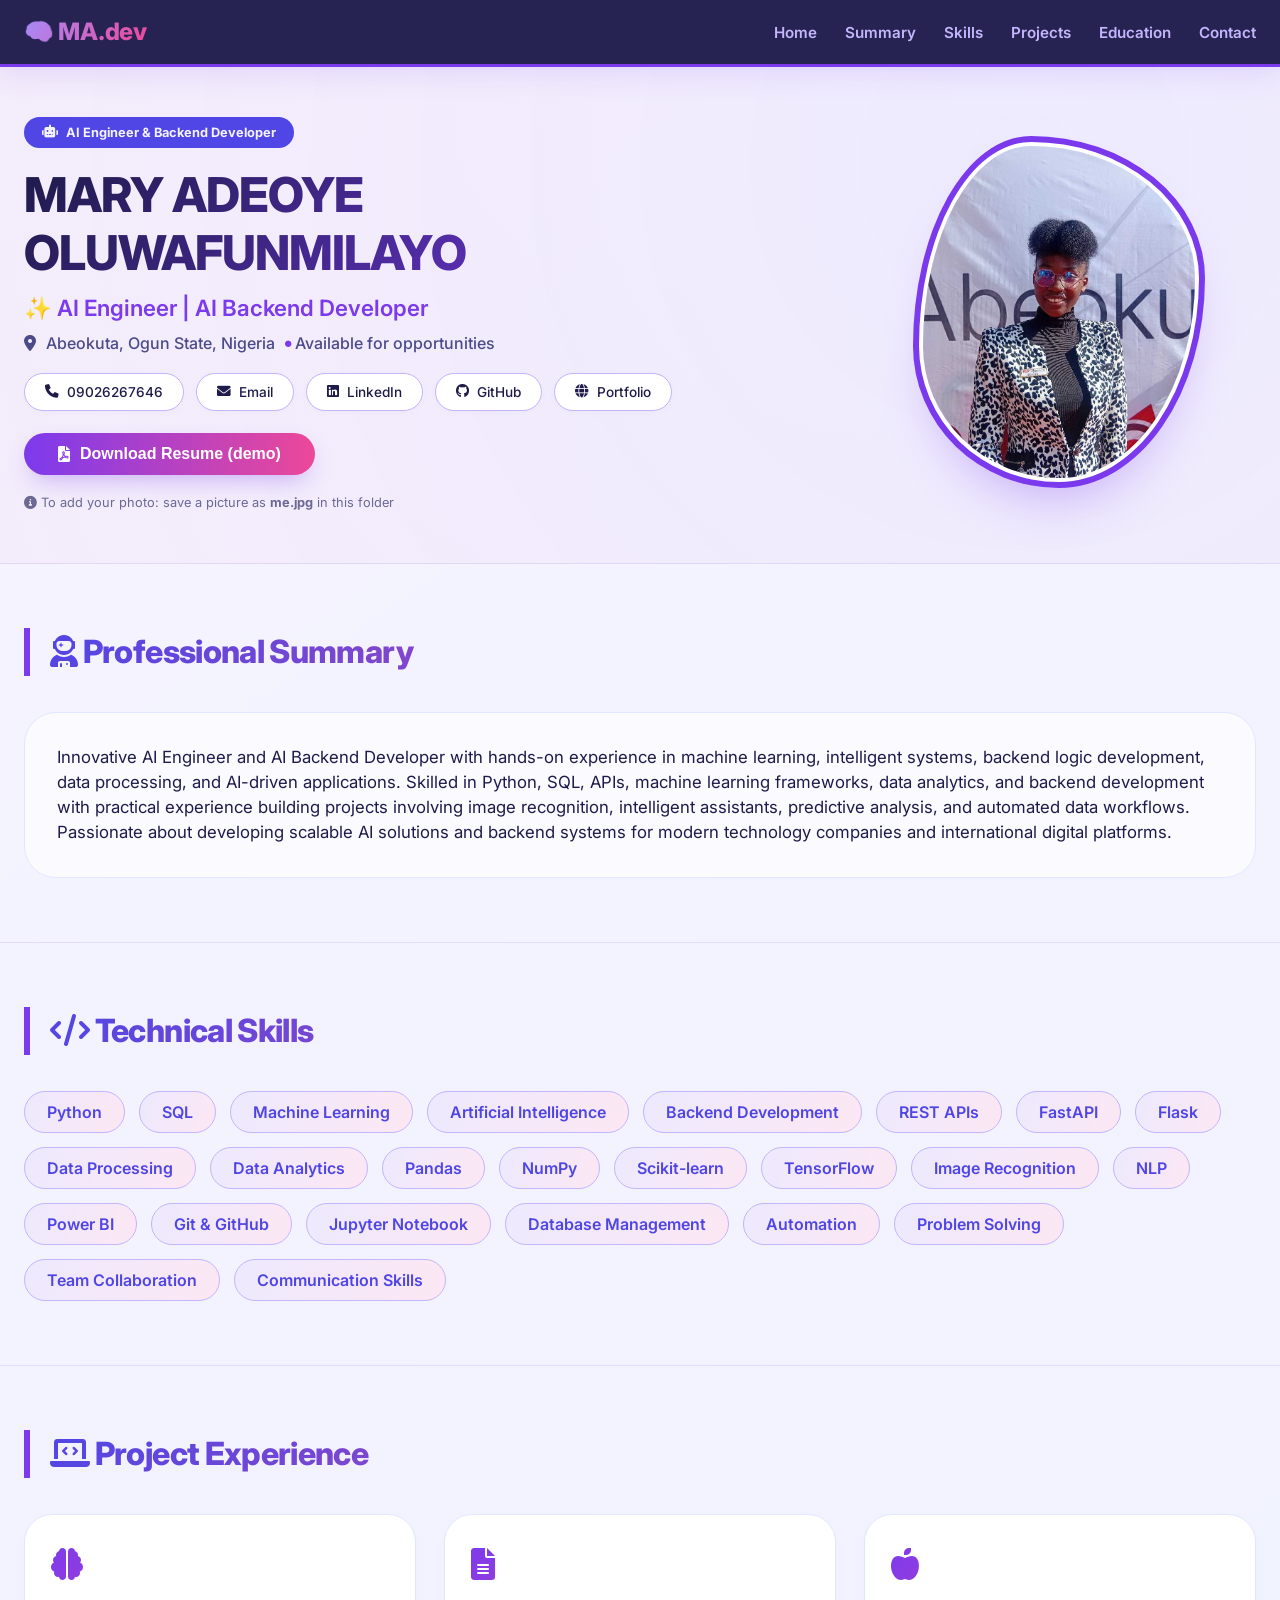
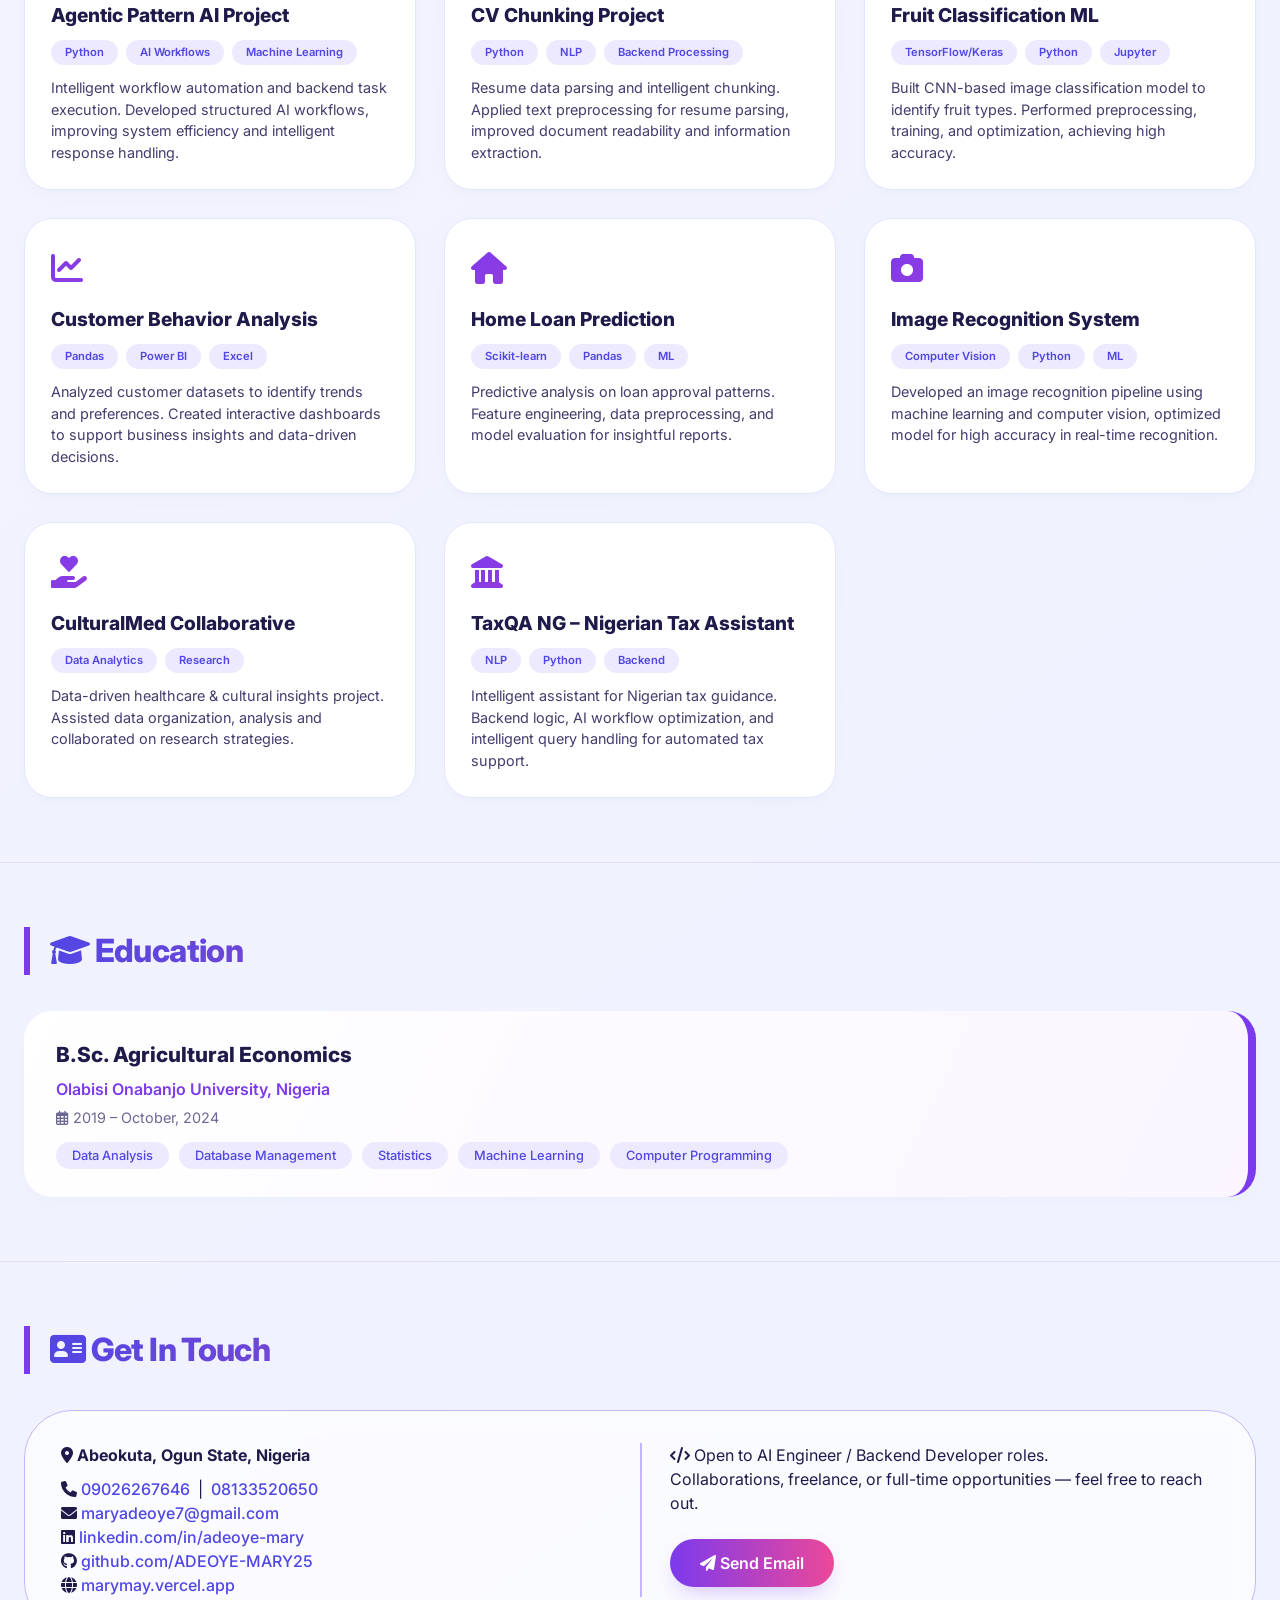
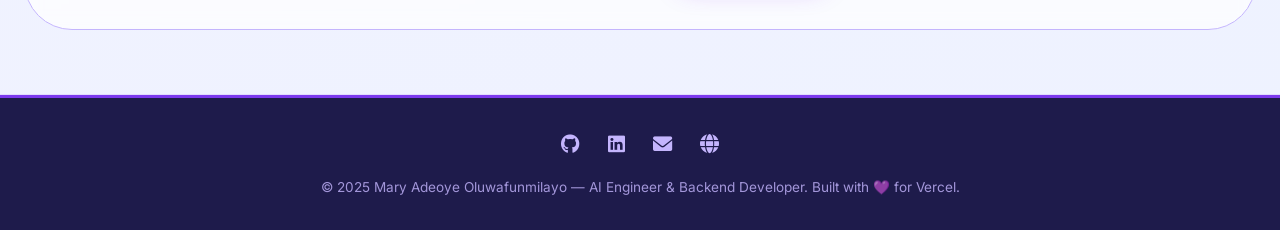
<file: teetos_portfolio/mary_profile/index.html>
<!DOCTYPE html>
<html lang="en">
<head>
  <meta charset="UTF-8" />
  <meta name="viewport" content="width=device-width, initial-scale=1.0" />
  <title>Mary Adeoye | AI Engineer</title>
  <!-- Google Fonts & Font Awesome -->
  <link href="https://fonts.googleapis.com/css2?family=Inter:opsz,wght@14..32,400;500;600;700;800&display=swap" rel="stylesheet" />
  <link rel="stylesheet" href="https://cdnjs.cloudflare.com/ajax/libs/font-awesome/6.0.0-beta3/css/all.min.css" />
  <style>
    * {
      margin: 0;
      padding: 0;
      box-sizing: border-box;
    }

    body {
      font-family: 'Inter', sans-serif;
      background: linear-gradient(145deg, #f5f3ff 0%, #eef2ff 100%);
      color: #1e1b4b;
      line-height: 1.5;
      scroll-behavior: smooth;
    }

    .container {
      max-width: 1280px;
      margin: 0 auto;
      padding: 0 24px;
    }

    /* ===== NAVBAR ===== */
    .navbar {
      background: rgba(30, 27, 75, 0.96);
      backdrop-filter: blur(14px);
      position: sticky;
      top: 0;
      z-index: 100;
      border-bottom: 3px solid #7c3aed;
      box-shadow: 0 4px 30px rgba(124, 58, 237, 0.15);
    }

    .nav-container {
      display: flex;
      justify-content: space-between;
      align-items: center;
      flex-wrap: wrap;
      padding: 14px 24px;
      max-width: 1280px;
      margin: 0 auto;
    }

    .logo a {
      font-weight: 800;
      font-size: 1.5rem;
      background: linear-gradient(120deg, #a78bfa, #ec4899);
      background-clip: text;
      -webkit-background-clip: text;
      color: transparent;
      text-decoration: none;
      letter-spacing: -0.3px;
    }

    .nav-links {
      display: flex;
      gap: 28px;
      list-style: none;
      flex-wrap: wrap;
    }

    .nav-links a {
      text-decoration: none;
      font-weight: 600;
      color: #c4b5fd;
      transition: 0.2s;
      font-size: 0.95rem;
      padding: 4px 0;
      border-bottom: 2px solid transparent;
    }

    .nav-links a:hover {
      color: #f472b6;
      border-bottom-color: #f472b6;
    }

    /* ===== SECTIONS ===== */
    section {
      padding: 64px 0;
      border-bottom: 1px solid rgba(124, 58, 237, 0.12);
    }

    .section-title {
      font-size: 2rem;
      font-weight: 800;
      margin-bottom: 36px;
      background: linear-gradient(120deg, #4f46e5, #ec4899);
      background-clip: text;
      -webkit-background-clip: text;
      color: transparent;
      border-left: 6px solid #7c3aed;
      padding-left: 20px;
      letter-spacing: -0.02em;
    }

    /* ===== HERO ===== */
    .hero {
      padding: 50px 0;
      background: radial-gradient(circle at 80% 20%, rgba(167, 139, 250, 0.08), rgba(236, 72, 153, 0.04));
    }

    .hero-grid {
      display: flex;
      flex-wrap: wrap;
      gap: 48px;
      align-items: center;
      justify-content: space-between;
    }

    .hero-content {
      flex: 2;
      min-width: 260px;
    }

    .hero-image {
      flex: 1;
      text-align: center;
      min-width: 200px;
    }

    /* ===== UNIQUE PROFILE PICTURE – NOT A CIRCLE ===== */
    .profile-pic {
      width: 280px;
      height: 340px;
      object-fit: cover;
      border-radius: 40% 60% 50% 50% / 60% 40% 60% 40%;
      /* organic, asymmetric shape — not a circle */
      border: 4px solid white;
      box-shadow: 0 30px 50px -16px rgba(124, 58, 237, 0.35), 0 0 0 6px #7c3aed;
      background: #ddd6fe;
      transition: transform 0.4s, box-shadow 0.4s;
    }

    .profile-pic:hover {
      transform: scale(1.02);
      box-shadow: 0 40px 60px -16px rgba(124, 58, 237, 0.5), 0 0 0 8px #a78bfa;
    }

    .hero-badge {
      background: #4f46e5;
      color: #f5f3ff;
      padding: 6px 18px;
      border-radius: 60px;
      font-size: 0.8rem;
      font-weight: 700;
      width: fit-content;
      margin-bottom: 18px;
      display: inline-flex;
      align-items: center;
      gap: 8px;
    }

    .hero-name {
      font-size: 3rem;
      font-weight: 800;
      letter-spacing: -0.02em;
      background: linear-gradient(135deg, #1e1b4b, #7c3aed);
      background-clip: text;
      -webkit-background-clip: text;
      color: transparent;
      line-height: 1.2;
    }

    .hero-title {
      font-size: 1.4rem;
      font-weight: 600;
      color: #7c3aed;
      margin: 10px 0 6px 0;
    }

    .hero-location {
      color: #4b4b8a;
      font-weight: 500;
      margin-bottom: 12px;
      display: flex;
      align-items: center;
      gap: 10px;
      flex-wrap: wrap;
    }

    .contact-chips {
      display: flex;
      flex-wrap: wrap;
      gap: 12px;
      margin: 18px 0 22px 0;
    }

    .contact-chips a,
    .contact-chips span {
      background: white;
      padding: 8px 20px;
      border-radius: 60px;
      font-size: 0.85rem;
      text-decoration: none;
      color: #1e1b4b;
      font-weight: 500;
      box-shadow: 0 2px 8px rgba(0, 0, 0, 0.02);
      border: 1px solid #c4b5fd;
      transition: all 0.2s;
      display: inline-flex;
      align-items: center;
      gap: 8px;
    }

    .contact-chips a:hover {
      background: #ede9fe;
      color: #4f46e5;
      border-color: #7c3aed;
      transform: translateY(-2px);
      box-shadow: 0 8px 20px -8px rgba(124, 58, 237, 0.2);
    }

    .btn-resume {
      background: linear-gradient(90deg, #7c3aed, #ec4899);
      color: white;
      border: none;
      padding: 12px 34px;
      border-radius: 60px;
      font-weight: 700;
      font-size: 1rem;
      cursor: pointer;
      transition: 0.25s;
      box-shadow: 0 10px 24px -8px rgba(124, 58, 237, 0.4);
      display: inline-flex;
      align-items: center;
      gap: 10px;
    }

    .btn-resume:hover {
      transform: translateY(-3px);
      box-shadow: 0 18px 32px -10px rgba(124, 58, 237, 0.5);
      background: linear-gradient(90deg, #6d28d9, #db2777);
    }

    /* ===== PROJECT CARDS ===== */
    .projects-grid {
      display: grid;
      grid-template-columns: repeat(auto-fill, minmax(320px, 1fr));
      gap: 28px;
    }

    .project-card {
      background: white;
      border-radius: 28px;
      padding: 26px;
      box-shadow: 0 6px 20px -6px rgba(0, 0, 0, 0.04);
      border: 1px solid #e0e7ff;
      transition: all 0.3s;
    }

    .project-card:hover {
      transform: translateY(-6px);
      border-color: #7c3aed;
      box-shadow: 0 20px 30px -12px rgba(124, 58, 237, 0.15);
    }

    .project-icon {
      font-size: 2rem;
      background: linear-gradient(135deg, #7c3aed, #ec4899);
      background-clip: text;
      -webkit-background-clip: text;
      color: transparent;
      margin-bottom: 12px;
    }

    .project-title {
      font-weight: 800;
      font-size: 1.2rem;
      color: #1e1b4b;
    }

    .project-tech {
      display: flex;
      flex-wrap: wrap;
      gap: 8px;
      margin: 10px 0 12px 0;
    }

    .tech-badge {
      background: #ede9fe;
      color: #4f46e5;
      font-size: 0.7rem;
      padding: 4px 14px;
      border-radius: 30px;
      font-weight: 600;
    }

    .project-desc {
      color: #433d6e;
      font-size: 0.9rem;
      line-height: 1.5;
    }

    /* ===== SKILLS ===== */
    .skills-grid {
      display: flex;
      flex-wrap: wrap;
      gap: 14px;
      margin-top: 8px;
    }

    .skill-chip {
      background: linear-gradient(110deg, #ede9fe, #fce7f3);
      padding: 8px 22px;
      border-radius: 50px;
      font-weight: 600;
      color: #4f46e5;
      border: 1px solid #c4b5fd;
      transition: 0.15s;
    }

    .skill-chip:hover {
      background: #c4b5fd;
      color: #1e1b4b;
    }

    /* ===== EDUCATION ===== */
    .edu-card {
      background: white;
      border-radius: 28px;
      padding: 28px 32px;
      border-right: 8px solid #7c3aed;
      box-shadow: 0 6px 18px rgba(0, 0, 0, 0.02);
      background: linear-gradient(115deg, #ffffff, #faf5ff);
    }

    .edu-title {
      font-size: 1.3rem;
      font-weight: 800;
      color: #1e1b4b;
    }

    .edu-institution {
      font-weight: 600;
      color: #7c3aed;
      margin: 6px 0;
    }

    .edu-date {
      color: #6b6894;
      font-size: 0.9rem;
    }

    .coursework-list {
      display: flex;
      flex-wrap: wrap;
      gap: 10px;
      margin-top: 14px;
    }

    .coursework-item {
      background: #ede9fe;
      padding: 4px 16px;
      border-radius: 30px;
      font-size: 0.8rem;
      font-weight: 500;
      color: #4f46e5;
    }

    /* ===== CONTACT ===== */
    .contact-wrapper {
      display: flex;
      flex-wrap: wrap;
      gap: 30px;
      background: rgba(255, 255, 255, 0.7);
      backdrop-filter: blur(8px);
      border-radius: 48px;
      padding: 32px 36px;
      border: 1px solid #c4b5fd;
    }

    .contact-wrapper a {
      color: #4f46e5;
      text-decoration: none;
      font-weight: 500;
    }

    .contact-wrapper a:hover {
      text-decoration: underline;
      color: #7c3aed;
    }

    /* ===== FOOTER ===== */
    .footer {
      background: #1e1b4b;
      color: #c4b5fd;
      text-align: center;
      padding: 32px 0;
      border-top: 3px solid #7c3aed;
    }

    .footer a {
      color: #c4b5fd;
      margin: 0 12px;
      font-size: 1.2rem;
      transition: 0.2s;
    }

    .footer a:hover {
      color: #f472b6;
    }

    .footer p {
      margin-top: 18px;
      font-size: 0.85rem;
      opacity: 0.8;
    }

    /* ===== RESPONSIVE ===== */
    @media (max-width: 768px) {
      .hero-name {
        font-size: 2.2rem;
      }
      .hero-grid {
        flex-direction: column-reverse;
        text-align: center;
      }
      .hero-image {
        margin-bottom: 0;
      }
      .profile-pic {
        width: 220px;
        height: 280px;
        border-radius: 35% 65% 45% 55% / 55% 35% 65% 45%;
      }
      .contact-chips {
        justify-content: center;
      }
      .contact-wrapper {
        flex-direction: column;
        text-align: center;
        padding: 24px;
      }
      .nav-links {
        gap: 16px;
        justify-content: center;
      }
      .projects-grid {
        grid-template-columns: 1fr;
      }
    }

    @media (max-width: 480px) {
      .profile-pic {
        width: 180px;
        height: 230px;
      }
      .hero-name {
        font-size: 1.7rem;
      }
      .section-title {
        font-size: 1.5rem;
      }
    }
  </style>
</head>
<body>
  <!-- ===== NAVBAR ===== -->
  <nav class="navbar">
    <div class="nav-container">
      <div class="logo"><a href="#">🧠 MA.dev</a></div>
      <ul class="nav-links">
        <li><a href="#home">Home</a></li>
        <li><a href="#summary">Summary</a></li>
        <li><a href="#skills">Skills</a></li>
        <li><a href="#projects">Projects</a></li>
        <li><a href="#education">Education</a></li>
        <li><a href="#contact">Contact</a></li>
      </ul>
    </div>
  </nav>

  <main>
    <!-- ===== HERO SECTION ===== -->
    <section id="home" class="hero">
      <div class="container hero-grid">
        <div class="hero-content">
          <div class="hero-badge"><i class="fas fa-robot"></i> AI Engineer &amp; Backend Developer</div>
          <h1 class="hero-name">MARY ADEOYE OLUWAFUNMILAYO</h1>
          <div class="hero-title">✨ AI Engineer | AI Backend Developer</div>
          <div class="hero-location">
            <i class="fas fa-map-marker-alt"></i> Abeokuta, Ogun State, Nigeria
            <span><i class="fas fa-circle" style="color:#7c3aed; font-size:0.4rem; vertical-align:middle;"></i> Available for opportunities</span>
          </div>
          <div class="contact-chips">
            <span><i class="fas fa-phone"></i> 09026267646</span>
            <a href="mailto:maryadeoye7@gmail.com"><i class="fas fa-envelope"></i> Email</a>
            <a href="https://www.linkedin.com/in/adeoye-mary" target="_blank"><i class="fab fa-linkedin"></i> LinkedIn</a>
            <a href="https://github.com/ADEOYE-MARY25?tab=repositories" target="_blank"><i class="fab fa-github"></i> GitHub</a>
            <a href="https://marymay.vercel.app" target="_blank"><i class="fas fa-globe"></i> Portfolio</a>
          </div>
          <button class="btn-resume" id="downloadBtn"><i class="fas fa-file-pdf"></i> Download Resume (demo)</button>
          <p style="margin-top:18px; font-size:0.8rem; color:#6b6894;">
            <i class="fas fa-info-circle"></i> To add your photo: save a picture as <strong>me.jpg</strong> in this folder
          </p>
        </div>
        <div class="hero-image">
          <!-- 
            YOUR PICTURE: save a photo as "me.jpg" in the same folder.
            The shape is a unique organic rounded rectangle — not a circle.
          -->
          <img src="me.jpg" alt="Mary Adeoye" class="profile-pic" onerror="this.src='https://ui-avatars.com/api/?background=7c3aed&color=fff&size=240&name=Mary+A'" />
        </div>
      </div>
    </section>

    <!-- ===== PROFESSIONAL SUMMARY ===== -->
    <section id="summary">
      <div class="container">
        <h2 class="section-title"><i class="fas fa-user-astronaut"></i> Professional Summary</h2>
        <div style="background: rgba(255,255,255,0.6); backdrop-filter:blur(4px); border-radius:32px; padding:32px; border:1px solid #e0e7ff;">
          <p style="font-size:1.05rem; color:#1e1b4b;">
            Innovative AI Engineer and AI Backend Developer with hands-on experience in machine learning, intelligent systems, backend logic development, data processing, and AI-driven applications. Skilled in Python, SQL, APIs, machine learning frameworks, data analytics, and backend development with practical experience building projects involving image recognition, intelligent assistants, predictive analysis, and automated data workflows. Passionate about developing scalable AI solutions and backend systems for modern technology companies and international digital platforms.
          </p>
        </div>
      </div>
    </section>

    <!-- ===== SKILLS ===== -->
    <section id="skills">
      <div class="container">
        <h2 class="section-title"><i class="fas fa-code"></i> Technical Skills</h2>
        <div class="skills-grid">
          <span class="skill-chip">Python</span>
          <span class="skill-chip">SQL</span>
          <span class="skill-chip">Machine Learning</span>
          <span class="skill-chip">Artificial Intelligence</span>
          <span class="skill-chip">Backend Development</span>
          <span class="skill-chip">REST APIs</span>
          <span class="skill-chip">FastAPI</span>
          <span class="skill-chip">Flask</span>
          <span class="skill-chip">Data Processing</span>
          <span class="skill-chip">Data Analytics</span>
          <span class="skill-chip">Pandas</span>
          <span class="skill-chip">NumPy</span>
          <span class="skill-chip">Scikit-learn</span>
          <span class="skill-chip">TensorFlow</span>
          <span class="skill-chip">Image Recognition</span>
          <span class="skill-chip">NLP</span>
          <span class="skill-chip">Power BI</span>
          <span class="skill-chip">Git &amp; GitHub</span>
          <span class="skill-chip">Jupyter Notebook</span>
          <span class="skill-chip">Database Management</span>
          <span class="skill-chip">Automation</span>
          <span class="skill-chip">Problem Solving</span>
          <span class="skill-chip">Team Collaboration</span>
          <span class="skill-chip">Communication Skills</span>
        </div>
      </div>
    </section>

    <!-- ===== PROJECTS ===== -->
    <section id="projects">
      <div class="container">
        <h2 class="section-title"><i class="fas fa-laptop-code"></i> Project Experience</h2>
        <div class="projects-grid">

          <div class="project-card">
            <div class="project-icon"><i class="fas fa-brain"></i></div>
            <div class="project-title">Agentic Pattern AI Project</div>
            <div class="project-tech">
              <span class="tech-badge">Python</span>
              <span class="tech-badge">AI Workflows</span>
              <span class="tech-badge">Machine Learning</span>
            </div>
            <div class="project-desc">Intelligent workflow automation and backend task execution. Developed structured AI workflows, improving system efficiency and intelligent response handling.</div>
          </div>

          <div class="project-card">
            <div class="project-icon"><i class="fas fa-file-alt"></i></div>
            <div class="project-title">CV Chunking Project</div>
            <div class="project-tech">
              <span class="tech-badge">Python</span>
              <span class="tech-badge">NLP</span>
              <span class="tech-badge">Backend Processing</span>
            </div>
            <div class="project-desc">Resume data parsing and intelligent chunking. Applied text preprocessing for resume parsing, improved document readability and information extraction.</div>
          </div>

          <div class="project-card">
            <div class="project-icon"><i class="fas fa-apple-alt"></i></div>
            <div class="project-title">Fruit Classification ML</div>
            <div class="project-tech">
              <span class="tech-badge">TensorFlow/Keras</span>
              <span class="tech-badge">Python</span>
              <span class="tech-badge">Jupyter</span>
            </div>
            <div class="project-desc">Built CNN-based image classification model to identify fruit types. Performed preprocessing, training, and optimization, achieving high accuracy.</div>
          </div>

          <div class="project-card">
            <div class="project-icon"><i class="fas fa-chart-line"></i></div>
            <div class="project-title">Customer Behavior Analysis</div>
            <div class="project-tech">
              <span class="tech-badge">Pandas</span>
              <span class="tech-badge">Power BI</span>
              <span class="tech-badge">Excel</span>
            </div>
            <div class="project-desc">Analyzed customer datasets to identify trends and preferences. Created interactive dashboards to support business insights and data-driven decisions.</div>
          </div>

          <div class="project-card">
            <div class="project-icon"><i class="fas fa-home"></i></div>
            <div class="project-title">Home Loan Prediction</div>
            <div class="project-tech">
              <span class="tech-badge">Scikit-learn</span>
              <span class="tech-badge">Pandas</span>
              <span class="tech-badge">ML</span>
            </div>
            <div class="project-desc">Predictive analysis on loan approval patterns. Feature engineering, data preprocessing, and model evaluation for insightful reports.</div>
          </div>

          <div class="project-card">
            <div class="project-icon"><i class="fas fa-camera"></i></div>
            <div class="project-title">Image Recognition System</div>
            <div class="project-tech">
              <span class="tech-badge">Computer Vision</span>
              <span class="tech-badge">Python</span>
              <span class="tech-badge">ML</span>
            </div>
            <div class="project-desc">Developed an image recognition pipeline using machine learning and computer vision, optimized model for high accuracy in real-time recognition.</div>
          </div>

          <div class="project-card">
            <div class="project-icon"><i class="fas fa-hand-holding-heart"></i></div>
            <div class="project-title">CulturalMed Collaborative</div>
            <div class="project-tech">
              <span class="tech-badge">Data Analytics</span>
              <span class="tech-badge">Research</span>
            </div>
            <div class="project-desc">Data-driven healthcare &amp; cultural insights project. Assisted data organization, analysis and collaborated on research strategies.</div>
          </div>

          <div class="project-card">
            <div class="project-icon"><i class="fas fa-landmark"></i></div>
            <div class="project-title">TaxQA NG – Nigerian Tax Assistant</div>
            <div class="project-tech">
              <span class="tech-badge">NLP</span>
              <span class="tech-badge">Python</span>
              <span class="tech-badge">Backend</span>
            </div>
            <div class="project-desc">Intelligent assistant for Nigerian tax guidance. Backend logic, AI workflow optimization, and intelligent query handling for automated tax support.</div>
          </div>

        </div>
      </div>
    </section>

    <!-- ===== EDUCATION ===== -->
    <section id="education">
      <div class="container">
        <h2 class="section-title"><i class="fas fa-graduation-cap"></i> Education</h2>
        <div class="edu-card">
          <div class="edu-title">B.Sc. Agricultural Economics</div>
          <div class="edu-institution">Olabisi Onabanjo University, Nigeria</div>
          <div class="edu-date"><i class="far fa-calendar-alt"></i> 2019 – October, 2024</div>
          <div class="coursework-list">
            <span class="coursework-item">Data Analysis</span>
            <span class="coursework-item">Database Management</span>
            <span class="coursework-item">Statistics</span>
            <span class="coursework-item">Machine Learning</span>
            <span class="coursework-item">Computer Programming</span>
          </div>
        </div>
      </div>
    </section>

    <!-- ===== CONTACT ===== -->
    <section id="contact">
      <div class="container">
        <h2 class="section-title"><i class="fas fa-address-card"></i> Get In Touch</h2>
        <div class="contact-wrapper">
          <div style="flex:1;">
            <p><i class="fas fa-map-marker-alt"></i> <strong>Abeokuta, Ogun State, Nigeria</strong></p>
            <p style="margin-top:10px;"><i class="fas fa-phone"></i> <a href="tel:+2349026267646">09026267646</a> &nbsp;|&nbsp; <a href="tel:+2348133520650">08133520650</a></p>
            <p><i class="fas fa-envelope"></i> <a href="mailto:maryadeoye7@gmail.com">maryadeoye7@gmail.com</a></p>
            <p><i class="fab fa-linkedin"></i> <a href="https://www.linkedin.com/in/adeoye-mary" target="_blank">linkedin.com/in/adeoye-mary</a></p>
            <p><i class="fab fa-github"></i> <a href="https://github.com/ADEOYE-MARY25?tab=repositories" target="_blank">github.com/ADEOYE-MARY25</a></p>
            <p><i class="fas fa-globe"></i> <a href="https://marymay.vercel.app" target="_blank">marymay.vercel.app</a></p>
          </div>
          <div style="border-left: 2px solid #c4b5fd; padding-left: 28px; flex:1;">
            <p><i class="fas fa-code"></i> Open to AI Engineer / Backend Developer roles.</p>
            <p>Collaborations, freelance, or full-time opportunities — feel free to reach out.</p>
            <div style="margin-top:24px;">
              <a href="mailto:maryadeoye7@gmail.com" style="display:inline-block; background:linear-gradient(90deg,#7c3aed,#ec4899); color:white; padding:12px 30px; border-radius:60px; text-decoration:none; font-weight:600; box-shadow:0 10px 24px -8px rgba(124,58,237,0.35);">
                <i class="fas fa-paper-plane"></i> Send Email
              </a>
            </div>
          </div>
        </div>
      </div>
    </section>
  </main>

  <!-- ===== FOOTER ===== -->
  <footer class="footer">
    <div class="container">
      <div>
        <a href="https://github.com/ADEOYE-MARY25?tab=repositories" target="_blank"><i class="fab fa-github"></i></a>
        <a href="https://www.linkedin.com/in/adeoye-mary" target="_blank"><i class="fab fa-linkedin"></i></a>
        <a href="mailto:maryadeoye7@gmail.com"><i class="fas fa-envelope"></i></a>
        <a href="https://marymay.vercel.app" target="_blank"><i class="fas fa-globe"></i></a>
      </div>
      <p>© 2025 Mary Adeoye Oluwafunmilayo — AI Engineer &amp; Backend Developer. Built with 💜 for Vercel.</p>
    </div>
  </footer>

  <!-- ===== JAVASCRIPT ===== -->
  <script>
    // Download resume demo (generates a .txt file)
    document.getElementById('downloadBtn').addEventListener('click', function() {
      const content = `MARY ADEOYE OLUWAFUNMILAYO
AI Engineer | AI Backend Developer
Abeokuta, Ogun State, Nigeria
Email: maryadeoye7@gmail.com | Phone: 09026267646

PROFESSIONAL SUMMARY:
Innovative AI Engineer and AI Backend Developer with hands-on experience in machine learning, backend logic, APIs, data processing, and AI-driven applications.

SKILLS:
Python, SQL, Machine Learning, FastAPI, Flask, Pandas, Scikit-learn, TensorFlow, Image Recognition, NLP, Git, Power BI.

PROJECT HIGHLIGHTS:
- Agentic Pattern AI Project: AI workflow automation.
- CV Chunking: Intelligent resume parsing.
- Fruit Classification ML (TensorFlow)
- Customer Behavior Analytics, Home Loan Prediction, TaxQA NG, Image Recognition.

EDUCATION:
B.Sc Agricultural Economics, Olabisi Onabanjo University (2019-2024).

For full portfolio visit: marymay.vercel.app
      `;
      const blob = new Blob([content], { type: 'text/plain' });
      const link = document.createElement('a');
      link.href = URL.createObjectURL(blob);
      link.download = 'Mary_Adeoye_Resume.txt';
      document.body.appendChild(link);
      link.click();
      document.body.removeChild(link);
      URL.revokeObjectURL(link.href);
    });

    // Smooth scroll for navigation links
    document.querySelectorAll('.nav-links a').forEach(anchor => {
      anchor.addEventListener('click', function(e) {
        e.preventDefault();
        const targetId = this.getAttribute('href').substring(1);
        const target = document.getElementById(targetId);
        if (target) {
          target.scrollIntoView({ behavior: 'smooth', block: 'start' });
        }
      });
    });
  </script>
</body>
</html>
</file>
<file: style.css>
:root {
            --primary-green: #2e7d32;
            --light-green: #4caf50;
            --dark-green: #1b5e20;
            --tech-blue: #1565c0;
            --light-blue: #42a5f5;
            --dark-gray: #333;
            --medium-gray: #666;
            --light-gray: #f5f5f5;
            --white: #ffffff;
            --shadow: 0 4px 6px rgba(0, 0, 0, 0.1);
            --transition: all 0.3s ease;
        }

        * {
            margin: 0;
            padding: 0;
            box-sizing: border-box;
        }

        body {
            font-family: 'Segoe UI', Tahoma, Geneva, Verdana, sans-serif;
            line-height: 1.6;
            color: var(--dark-gray);
            background-color: var(--white);
        }

        .container {
            width: 90%;
            max-width: 1200px;
            margin: 0 auto;
            padding: 0 15px;
        }

        /* Header & Navigation */
        header {
            background-color: var(--white);
            box-shadow: var(--shadow);
            position: fixed;
            width: 100%;
            top: 0;
            z-index: 1000;
        }

        nav {
            display: flex;
            justify-content: space-between;
            align-items: center;
            padding: 20px 0;
        }

        .logo {
            display: flex;
            align-items: center;
            font-weight: 700;
            font-size: 1.5rem;
            color: var(--primary-green);
        }

        .logo i {
            margin-right: 10px;
            color: var(--tech-blue);
        }

        .nav-links {
            display: flex;
            list-style: none;
        }

        .nav-links li {
            margin-left: 30px;
        }

        .nav-links a {
            text-decoration: none;
            color: var(--dark-gray);
            font-weight: 500;
            transition: var(--transition);
        }

        .nav-links a:hover {
            color: var(--primary-green);
        }

        .mobile-menu-btn {
            display: none;
            font-size: 1.5rem;
            cursor: pointer;
            color: var(--primary-green);
        }

        /* Hero Section */
        .hero {
            padding: 150px 0 80px;
            background: linear-gradient(135deg, rgba(46, 125, 50, 0.05) 0%, rgba(21, 101, 192, 0.05) 100%);
            text-align: center;
        }

        .hero-content h1 {
            font-size: 3rem;
            margin-bottom: 15px;
            color: var(--dark-gray);
        }

        .hero-content .highlight {
            color: var(--primary-green);
        }

        .hero-content .subtitle {
            font-size: 1.5rem;
            color: var(--medium-gray);
            margin-bottom: 25px;
        }

        .hero-content p {
            font-size: 1.1rem;
            max-width: 800px;
            margin: 0 auto 30px;
            color: var(--medium-gray);
        }

        .cta-buttons {
            display: flex;
            justify-content: center;
            gap: 20px;
            margin-top: 30px;
        }

        .btn {
            padding: 12px 30px;
            border-radius: 30px;
            text-decoration: none;
            font-weight: 600;
            transition: var(--transition);
            display: inline-flex;
            align-items: center;
            gap: 8px;
        }

        .btn-primary {
            background-color: var(--primary-green);
            color: var(--white);
        }

        .btn-primary:hover {
            background-color: var(--dark-green);
            transform: translateY(-3px);
        }

        .btn-secondary {
            background-color: transparent;
            color: var(--tech-blue);
            border: 2px solid var(--tech-blue);
        }

        .btn-secondary:hover {
            background-color: rgba(21, 101, 192, 0.1);
            transform: translateY(-3px);
        }

        /* Section Styles */
        section {
            padding: 80px 0;
        }

        .section-title {
            text-align: center;
            margin-bottom: 50px;
            position: relative;
        }

        .section-title h2 {
            font-size: 2.5rem;
            color: var(--dark-gray);
            display: inline-block;
        }

        .section-title h2:after {
            content: '';
            position: absolute;
            width: 80px;
            height: 4px;
            background: var(--primary-green);
            bottom: -15px;
            left: 50%;
            transform: translateX(-50%);
        }

        /* Skills Section */
        .skills-grid {
            display: grid;
            grid-template-columns: repeat(auto-fill, minmax(250px, 1fr));
            gap: 30px;
        }

        .skill-card {
            background-color: var(--white);
            border-radius: 10px;
            padding: 25px;
            box-shadow: var(--shadow);
            transition: var(--transition);
            border-top: 4px solid var(--primary-green);
        }

        .skill-card:hover {
            transform: translateY(-10px);
        }

        .skill-card.agriculture {
            border-top-color: var(--light-green);
        }

        .skill-card.ai {
            border-top-color: var(--tech-blue);
        }

        .skill-card i {
            font-size: 2.5rem;
            margin-bottom: 15px;
            color: var(--primary-green);
        }

        .skill-card.ai i {
            color: var(--tech-blue);
        }

        .skill-card h3 {
            font-size: 1.5rem;
            margin-bottom: 15px;
        }

        .skill-tags {
            display: flex;
            flex-wrap: wrap;
            gap: 8px;
            margin-top: 15px;
        }

        .tag {
            background-color: var(--light-gray);
            padding: 5px 12px;
            border-radius: 20px;
            font-size: 0.85rem;
            color: var(--medium-gray);
        }

        .tag.ai {
            background-color: rgba(21, 101, 192, 0.1);
            color: var(--tech-blue);
        }

        .tag.agri {
            background-color: rgba(46, 125, 50, 0.1);
            color: var(--primary-green);
        }

        /* Projects Section */
        .projects-grid {
            display: grid;
            grid-template-columns: repeat(auto-fill, minmax(300px, 1fr));
            gap: 30px;
        }

        .project-card {
            background-color: var(--white);
            border-radius: 10px;
            overflow: hidden;
            box-shadow: var(--shadow);
            transition: var(--transition);
        }

        .project-card:hover {
            transform: translateY(-10px);
        }

        .project-img {
            height: 200px;
            background-color: var(--light-gray);
            display: flex;
            align-items: center;
            justify-content: center;
            font-size: 3rem;
            color: var(--primary-green);
        }

        .project-content {
            padding: 25px;
        }

        .project-content h3 {
            font-size: 1.5rem;
            margin-bottom: 10px;
            color: var(--dark-gray);
        }

        .project-content p {
            color: var(--medium-gray);
            margin-bottom: 15px;
        }

        .project-tech {
            display: flex;
            flex-wrap: wrap;
            gap: 8px;
            margin-bottom: 20px;
        }

        /* Experience & Education */
        .timeline {
            position: relative;
            max-width: 800px;
            margin: 0 auto;
        }

        .timeline:before {
            content: '';
            position: absolute;
            left: 50%;
            transform: translateX(-50%);
            width: 2px;
            height: 100%;
            background-color: var(--primary-green);
        }

        .timeline-item {
            display: flex;
            margin-bottom: 40px;
            position: relative;
        }

        .timeline-item:nth-child(odd) {
            justify-content: flex-start;
            padding-right: 50%;
        }

        .timeline-item:nth-child(even) {
            justify-content: flex-end;
            padding-left: 50%;
        }

        .timeline-content {
            background-color: var(--white);
            padding: 25px;
            border-radius: 10px;
            box-shadow: var(--shadow);
            width: 90%;
        }

        .timeline-item:before {
            content: '';
            position: absolute;
            width: 20px;
            height: 20px;
            border-radius: 50%;
            background-color: var(--primary-green);
            top: 20px;
        }

        .timeline-item:nth-child(odd):before {
            right: -10px;
        }

        .timeline-item:nth-child(even):before {
            left: -10px;
        }

        .timeline-content h3 {
            font-size: 1.3rem;
            margin-bottom: 10px;
            color: var(--dark-gray);
        }

        .timeline-content .date {
            color: var(--primary-green);
            font-weight: 600;
            margin-bottom: 10px;
        }

        /* Contact Section */
        .contact-container {
            display: grid;
            grid-template-columns: repeat(auto-fit, minmax(300px, 1fr));
            gap: 40px;
        }

        .contact-info {
            display: flex;
            flex-direction: column;
            gap: 20px;
        }

        .contact-item {
            display: flex;
            align-items: center;
            gap: 15px;
        }

        .contact-item i {
            width: 50px;
            height: 50px;
            background-color: rgba(46, 125, 50, 0.1);
            border-radius: 50%;
            display: flex;
            align-items: center;
            justify-content: center;
            color: var(--primary-green);
            font-size: 1.2rem;
        }

        .contact-form {
            background-color: var(--white);
            padding: 30px;
            border-radius: 10px;
            box-shadow: var(--shadow);
        }

        .form-group {
            margin-bottom: 20px;
        }

        .form-group label {
            display: block;
            margin-bottom: 8px;
            font-weight: 500;
        }

        .form-group input,
        .form-group textarea {
            width: 100%;
            padding: 12px 15px;
            border: 1px solid #ddd;
            border-radius: 5px;
            font-family: inherit;
            font-size: 1rem;
        }

        .form-group input:focus,
        .form-group textarea:focus {
            outline: none;
            border-color: var(--primary-green);
        }

        /* Footer */
        footer {
            background-color: var(--dark-gray);
            color: var(--white);
            padding: 50px 0 20px;
        }

        .footer-content {
            display: flex;
            justify-content: space-between;
            flex-wrap: wrap;
            margin-bottom: 40px;
        }

        .footer-logo {
            font-size: 1.8rem;
            font-weight: 700;
            margin-bottom: 15px;
            color: var(--white);
        }

        .social-links {
            display: flex;
            gap: 15px;
            margin-top: 20px;
        }

        .social-links a {
            display: inline-flex;
            align-items: center;
            justify-content: center;
            width: 40px;
            height: 40px;
            background-color: rgba(255, 255, 255, 0.1);
            border-radius: 50%;
            color: var(--white);
            transition: var(--transition);
        }

        .social-links a:hover {
            background-color: var(--primary-green);
            transform: translateY(-5px);
        }

        .copyright {
            text-align: center;
            padding-top: 20px;
            border-top: 1px solid rgba(255, 255, 255, 0.1);
            font-size: 0.9rem;
            color: rgba(255, 255, 255, 0.7);
        }

        /* Responsive Styles */
        @media (max-width: 992px) {
            .hero-content h1 {
                font-size: 2.5rem;
            }
            
            .section-title h2 {
                font-size: 2rem;
            }
            
            .timeline:before {
                left: 30px;
            }
            
            .timeline-item {
                justify-content: flex-start !important;
                padding-left: 80px !important;
                padding-right: 0 !important;
            }
            
            .timeline-item:before {
                left: 20px !important;
            }
        }

        @media (max-width: 768px) {
            .nav-links {
                display: none;
                position: absolute;
                top: 100%;
                left: 0;
                width: 100%;
                background-color: var(--white);
                flex-direction: column;
                padding: 20px;
                box-shadow: var(--shadow);
            }
            
            .nav-links.active {
                display: flex;
            }
            
            .nav-links li {
                margin: 10px 0;
            }
            
            .mobile-menu-btn {
                display: block;
            }
            
            .hero-content h1 {
                font-size: 2rem;
            }
            
            .hero-content .subtitle {
                font-size: 1.2rem;
            }
            
            .cta-buttons {
                flex-direction: column;
                align-items: center;
            }
            
            .btn {
                width: 100%;
                max-width: 300px;
                justify-content: center;
            }
        }

        @media (max-width: 576px) {
            .section-title h2 {
                font-size: 1.8rem;
            }
            
            .skill-card, .project-card, .timeline-content {
                padding: 20px;
            }
            
            .hero {
                padding: 130px 0 60px;
            }
            
            section {
                padding: 60px 0;
            }
        }
</file>
<file: ajoke_profile/style.css>
:root {
    --primary-teal: #0d9488;
    --dark-teal: #0f766e;
    --light-teal: #99f6e4;
    --gold: #f59e0b;
    --dark-gold: #d97706;
    --light-gold: #fde68a;
    --dark-gray: #1e293b;
    --medium-gray: #64748b;
    --light-gray: #f1f5f9;
    --white: #ffffff;
    --shadow: 0 8px 30px rgba(0, 0, 0, 0.08);
    --transition: all 0.3s ease;
}

* {
    margin: 0;
    padding: 0;
    box-sizing: border-box;
}

body {
    font-family: 'Segoe UI', Tahoma, Geneva, Verdana, sans-serif;
    line-height: 1.6;
    color: var(--dark-gray);
    background-color: #f0fdfa;
}

.container {
    width: 90%;
    max-width: 1200px;
    margin: 0 auto;
    padding: 0 15px;
}

/* ===== HEADER & NAVIGATION ===== */
header {
    background-color: var(--white);
    box-shadow: var(--shadow);
    position: fixed;
    width: 100%;
    top: 0;
    z-index: 1000;
}

nav {
    display: flex;
    justify-content: space-between;
    align-items: center;
    padding: 20px 0;
}

.logo {
    display: flex;
    align-items: center;
    font-weight: 700;
    font-size: 1.5rem;
    color: var(--primary-teal);
}

.logo i {
    margin-right: 10px;
    color: var(--gold);
}

.nav-links {
    display: flex;
    list-style: none;
}

.nav-links li {
    margin-left: 30px;
}

.nav-links a {
    text-decoration: none;
    color: var(--dark-gray);
    font-weight: 500;
    transition: var(--transition);
}

.nav-links a:hover {
    color: var(--primary-teal);
}

.mobile-menu-btn {
    display: none;
    font-size: 1.5rem;
    cursor: pointer;
    color: var(--primary-teal);
}

/* ===== HERO SECTION ===== */
.hero {
    padding: 150px 0 80px;
    background: linear-gradient(135deg, rgba(13, 148, 136, 0.05) 0%, rgba(245, 158, 11, 0.05) 100%);
    text-align: center;
}

.profile-wrapper {
    display: flex;
    justify-content: center;
    margin-bottom: 25px;
}

.profile-pic {
    width: 180px;
    height: 180px;
    border-radius: 40% 60% 45% 55% / 55% 40% 60% 45%;
    object-fit: cover;
    border: 4px solid var(--white);
    box-shadow: 0 20px 40px rgba(13, 148, 136, 0.2), 0 0 0 6px var(--light-teal);
    transition: var(--transition);
}

.profile-pic:hover {
    transform: scale(1.02);
    box-shadow: 0 30px 50px rgba(13, 148, 136, 0.3), 0 0 0 8px var(--primary-teal);
}

.hero-content h1 {
    font-size: 3rem;
    margin-bottom: 15px;
    color: var(--dark-gray);
}

.hero-content .highlight {
    color: var(--primary-teal);
}

.hero-content .subtitle {
    font-size: 1.5rem;
    color: var(--gold);
    font-weight: 600;
    margin-bottom: 25px;
}

.hero-content p {
    font-size: 1.05rem;
    max-width: 800px;
    margin: 0 auto 30px;
    color: var(--medium-gray);
}

.cta-buttons {
    display: flex;
    justify-content: center;
    gap: 20px;
    margin-top: 30px;
}

/* ===== BUTTONS ===== */
.btn {
    padding: 12px 30px;
    border-radius: 30px;
    text-decoration: none;
    font-weight: 600;
    transition: var(--transition);
    display: inline-flex;
    align-items: center;
    gap: 8px;
}

.btn-primary {
    background-color: var(--primary-teal);
    color: var(--white);
}

.btn-primary:hover {
    background-color: var(--dark-teal);
    transform: translateY(-3px);
    box-shadow: 0 10px 20px rgba(13, 148, 136, 0.3);
}

.btn-secondary {
    background-color: transparent;
    color: var(--gold);
    border: 2px solid var(--gold);
}

.btn-secondary:hover {
    background-color: rgba(245, 158, 11, 0.08);
    transform: translateY(-3px);
}

/* ===== SECTION TITLES ===== */
section {
    padding: 80px 0;
}

.section-title {
    text-align: center;
    margin-bottom: 50px;
    position: relative;
}

.section-title h2 {
    font-size: 2.5rem;
    color: var(--dark-gray);
    display: inline-block;
}

.section-title h2:after {
    content: '';
    position: absolute;
    width: 80px;
    height: 4px;
    background: linear-gradient(90deg, var(--primary-teal), var(--gold));
    bottom: -15px;
    left: 50%;
    transform: translateX(-50%);
    border-radius: 2px;
}

/* ===== SKILLS ===== */
.skills-grid {
    display: grid;
    grid-template-columns: repeat(auto-fill, minmax(260px, 1fr));
    gap: 30px;
}

.skill-card {
    background-color: var(--white);
    border-radius: 16px;
    padding: 30px 25px;
    box-shadow: var(--shadow);
    transition: var(--transition);
    border-top: 4px solid var(--primary-teal);
}

.skill-card:hover {
    transform: translateY(-10px);
    box-shadow: 0 20px 40px rgba(0, 0, 0, 0.08);
}

.skill-card.operations {
    border-top-color: var(--gold);
}

.skill-card.digital {
    border-top-color: #3b82f6;
}

.skill-card i {
    font-size: 2.5rem;
    margin-bottom: 15px;
    color: var(--primary-teal);
}

.skill-card.operations i {
    color: var(--gold);
}

.skill-card.digital i {
    color: #3b82f6;
}

.skill-card h3 {
    font-size: 1.3rem;
    margin-bottom: 10px;
}

.skill-card p {
    color: var(--medium-gray);
    font-size: 0.95rem;
    margin-bottom: 15px;
}

.skill-tags {
    display: flex;
    flex-wrap: wrap;
    gap: 8px;
    margin-top: 10px;
}

.tag {
    background-color: var(--light-gray);
    padding: 5px 14px;
    border-radius: 20px;
    font-size: 0.8rem;
    color: var(--medium-gray);
    font-weight: 500;
}

.tag.comm {
    background-color: rgba(13, 148, 136, 0.08);
    color: var(--primary-teal);
}

.tag.ops {
    background-color: rgba(245, 158, 11, 0.08);
    color: var(--dark-gold);
}

/* ===== TIMELINE (Experience) ===== */
.timeline {
    position: relative;
    max-width: 900px;
    margin: 0 auto;
}

.timeline:before {
    content: '';
    position: absolute;
    left: 50%;
    transform: translateX(-50%);
    width: 2px;
    height: 100%;
    background: linear-gradient(to bottom, var(--primary-teal), var(--gold));
}

.timeline-item {
    display: flex;
    margin-bottom: 40px;
    position: relative;
}

.timeline-item:nth-child(odd) {
    justify-content: flex-start;
    padding-right: 50%;
}

.timeline-item:nth-child(even) {
    justify-content: flex-end;
    padding-left: 50%;
}

.timeline-content {
    background-color: var(--white);
    padding: 25px 30px;
    border-radius: 16px;
    box-shadow: var(--shadow);
    width: 90%;
    border-left: 4px solid var(--primary-teal);
}

.timeline-item:before {
    content: '';
    position: absolute;
    width: 20px;
    height: 20px;
    border-radius: 50%;
    background-color: var(--gold);
    top: 20px;
    border: 3px solid var(--primary-teal);
}

.timeline-item:nth-child(odd):before {
    right: -10px;
}

.timeline-item:nth-child(even):before {
    left: -10px;
}

.timeline-content h3 {
    font-size: 1.3rem;
    margin-bottom: 5px;
    color: var(--dark-gray);
}

.timeline-content .company {
    font-weight: 600;
    color: var(--primary-teal);
    margin-bottom: 5px;
}

.timeline-content .date {
    color: var(--gold);
    font-weight: 600;
    margin-bottom: 12px;
    font-size: 0.9rem;
}

.timeline-content ul {
    margin-left: 20px;
    color: var(--medium-gray);
}

.timeline-content ul li {
    margin-bottom: 6px;
}

/* ===== EDUCATION ===== */
.education-grid {
    display: grid;
    grid-template-columns: repeat(auto-fill, minmax(280px, 1fr));
    gap: 30px;
}

.edu-card {
    background: var(--white);
    padding: 25px;
    border-radius: 16px;
    box-shadow: var(--shadow);
    border-bottom: 4px solid var(--primary-teal);
    text-align: center;
    transition: var(--transition);
}

.edu-card:hover {
    transform: translateY(-6px);
}

.edu-card i {
    font-size: 2.5rem;
    color: var(--gold);
    margin-bottom: 15px;
}

.edu-card h3 {
    font-size: 1.2rem;
    color: var(--dark-gray);
    margin-bottom: 8px;
}

.edu-card .edu-major {
    font-weight: 600;
    color: var(--primary-teal);
    font-size: 1rem;
}

.edu-card .edu-institution {
    color: var(--medium-gray);
    font-size: 0.95rem;
}

.edu-card .edu-date {
    color: var(--gold);
    font-weight: 500;
    font-size: 0.85rem;
}

/* ===== TECHNICAL SKILLS & LANGUAGES ===== */
.tech-lang-grid {
    display: grid;
    grid-template-columns: 2fr 1fr;
    gap: 30px;
}

.tech-card, .lang-card {
    background: var(--white);
    padding: 30px;
    border-radius: 16px;
    box-shadow: var(--shadow);
}

.tech-card h3, .lang-card h3 {
    font-size: 1.3rem;
    margin-bottom: 15px;
    color: var(--dark-gray);
}

.tech-card h3 i, .lang-card h3 i {
    color: var(--gold);
    margin-right: 10px;
}

.lang-item {
    display: flex;
    justify-content: space-between;
    padding: 10px 0;
    border-bottom: 1px solid var(--light-gray);
}

.lang-item:last-child {
    border-bottom: none;
}

.lang-name {
    font-weight: 600;
    color: var(--dark-gray);
}

.lang-level {
    color: var(--primary-teal);
    font-weight: 500;
}

/* ===== CONTACT ===== */
.contact-container {
    display: grid;
    grid-template-columns: repeat(auto-fit, minmax(300px, 1fr));
    gap: 40px;
}

.contact-info {
    display: flex;
    flex-direction: column;
    gap: 20px;
}

.contact-info h3 {
    font-size: 1.8rem;
    margin-bottom: 10px;
    color: var(--dark-gray);
}

.contact-item {
    display: flex;
    align-items: flex-start;
    gap: 15px;
}

.contact-item i {
    width: 50px;
    height: 50px;
    background-color: rgba(13, 148, 136, 0.08);
    border-radius: 50%;
    display: flex;
    align-items: center;
    justify-content: center;
    color: var(--primary-teal);
    font-size: 1.2rem;
    flex-shrink: 0;
}

.contact-item h4 {
    font-size: 1rem;
    color: var(--dark-gray);
}

.contact-item p {
    color: var(--medium-gray);
}

.contact-item a {
    color: var(--primary-teal);
    text-decoration: none;
    transition: var(--transition);
}

.contact-item a:hover {
    color: var(--gold);
    text-decoration: underline;
}

.contact-form {
    background-color: var(--white);
    padding: 30px;
    border-radius: 16px;
    box-shadow: var(--shadow);
}

.contact-form h3 {
    font-size: 1.8rem;
    margin-bottom: 20px;
    color: var(--dark-gray);
}

.form-group {
    margin-bottom: 20px;
}

.form-group label {
    display: block;
    margin-bottom: 8px;
    font-weight: 500;
}

.form-group input,
.form-group textarea {
    width: 100%;
    padding: 12px 15px;
    border: 1px solid #d1d5db;
    border-radius: 8px;
    font-family: inherit;
    font-size: 1rem;
    transition: var(--transition);
}

.form-group input:focus,
.form-group textarea:focus {
    outline: none;
    border-color: var(--primary-teal);
    box-shadow: 0 0 0 3px rgba(13, 148, 136, 0.1);
}

/* ===== FOOTER ===== */
footer {
    background-color: var(--dark-gray);
    color: var(--white);
    padding: 50px 0 20px;
}

.footer-content {
    display: flex;
    justify-content: center;
    flex-wrap: wrap;
    margin-bottom: 40px;
    text-align: center;
}

.footer-logo {
    font-size: 1.8rem;
    font-weight: 700;
    margin-bottom: 15px;
    color: var(--white);
}

.social-links {
    display: flex;
    gap: 15px;
    justify-content: center;
    margin-top: 20px;
}

.social-links a {
    display: inline-flex;
    align-items: center;
    justify-content: center;
    width: 40px;
    height: 40px;
    background-color: rgba(255, 255, 255, 0.08);
    border-radius: 50%;
    color: var(--white);
    transition: var(--transition);
}

.social-links a:hover {
    background-color: var(--primary-teal);
    transform: translateY(-5px);
}

.copyright {
    text-align: center;
    padding-top: 20px;
    border-top: 1px solid rgba(255, 255, 255, 0.08);
    font-size: 0.9rem;
    color: rgba(255, 255, 255, 0.6);
}

/* ===== RESPONSIVE ===== */
@media (max-width: 992px) {
    .hero-content h1 {
        font-size: 2.5rem;
    }
    .section-title h2 {
        font-size: 2rem;
    }
    .timeline:before {
        left: 30px;
    }
    .timeline-item {
        justify-content: flex-start !important;
        padding-left: 80px !important;
        padding-right: 0 !important;
    }
    .timeline-item:before {
        left: 20px !important;
    }
    .tech-lang-grid {
        grid-template-columns: 1fr;
    }
}

@media (max-width: 768px) {
    .nav-links {
        display: none;
        position: absolute;
        top: 100%;
        left: 0;
        width: 100%;
        background-color: var(--white);
        flex-direction: column;
        padding: 20px;
        box-shadow: var(--shadow);
    }
    .nav-links.active {
        display: flex;
    }
    .nav-links li {
        margin: 10px 0;
    }
    .mobile-menu-btn {
        display: block;
    }
    .hero-content h1 {
        font-size: 2rem;
    }
    .hero-content .subtitle {
        font-size: 1.2rem;
    }
    .cta-buttons {
        flex-direction: column;
        align-items: center;
    }
    .btn {
        width: 100%;
        max-width: 300px;
        justify-content: center;
    }
    .profile-pic {
        width: 140px;
        height: 140px;
    }
    .education-grid {
        grid-template-columns: 1fr;
    }
}

@media (max-width: 576px) {
    .section-title h2 {
        font-size: 1.6rem;
    }
    .skill-card, .edu-card, .timeline-content {
        padding: 18px;
    }
    .hero {
        padding: 130px 0 60px;
    }
    section {
        padding: 60px 0;
    }
}
</file>
<file: my_me/style.css>
:root {
    --primary-purple: #7c3aed;
    --dark-purple: #5b21b6;
    --light-purple: #a78bfa;
    --tech-blue: #2563eb;
    --light-blue: #60a5fa;
    --dark-gray: #1e293b;
    --medium-gray: #64748b;
    --light-gray: #f1f5f9;
    --white: #ffffff;
    --shadow: 0 8px 30px rgba(0, 0, 0, 0.08);
    --transition: all 0.3s ease;
}

* {
    margin: 0;
    padding: 0;
    box-sizing: border-box;
}

body {
    font-family: 'Segoe UI', Tahoma, Geneva, Verdana, sans-serif;
    line-height: 1.6;
    color: var(--dark-gray);
    background-color: var(--white);
}

.container {
    width: 90%;
    max-width: 1200px;
    margin: 0 auto;
    padding: 0 15px;
}

/* Header & Navigation */
header {
    background-color: var(--white);
    box-shadow: var(--shadow);
    position: fixed;
    width: 100%;
    top: 0;
    z-index: 1000;
}

nav {
    display: flex;
    justify-content: space-between;
    align-items: center;
    padding: 20px 0;
}

.logo {
    display: flex;
    align-items: center;
    font-weight: 700;
    font-size: 1.5rem;
    color: var(--primary-purple);
}

.logo i {
    margin-right: 10px;
    color: var(--primary-purple);
}

.nav-links {
    display: flex;
    list-style: none;
}

.nav-links li {
    margin-left: 30px;
}

.nav-links a {
    text-decoration: none;
    color: var(--dark-gray);
    font-weight: 500;
    transition: var(--transition);
}

.nav-links a:hover {
    color: var(--primary-purple);
}

.mobile-menu-btn {
    display: none;
    font-size: 1.5rem;
    cursor: pointer;
    color: var(--primary-purple);
}

/* Hero Section */
.hero {
    padding: 150px 0 80px;
    background: linear-gradient(135deg, rgba(124, 58, 237, 0.05) 0%, rgba(37, 99, 235, 0.05) 100%);
    text-align: center;
}

.profile-wrapper {
    display: flex;
    justify-content: center;
    margin-bottom: 25px;
}

.profile-pic {
    width: 180px;
    height: 180px;
    border-radius: 30% 70% 50% 50% / 50% 40% 60% 50%;
    object-fit: cover;
    border: 4px solid var(--white);
    box-shadow: 0 20px 40px rgba(124, 58, 237, 0.2), 0 0 0 6px var(--light-purple);
    transition: var(--transition);
}

.profile-pic:hover {
    transform: scale(1.02);
    box-shadow: 0 30px 50px rgba(124, 58, 237, 0.3), 0 0 0 8px var(--primary-purple);
}

.hero-content h1 {
    font-size: 3rem;
    margin-bottom: 15px;
    color: var(--dark-gray);
}

.hero-content .highlight {
    color: var(--primary-purple);
}

.hero-content .subtitle {
    font-size: 1.5rem;
    color: var(--medium-gray);
    margin-bottom: 25px;
}

.hero-content p {
    font-size: 1.1rem;
    max-width: 800px;
    margin: 0 auto 30px;
    color: var(--medium-gray);
}

.cta-buttons {
    display: flex;
    justify-content: center;
    gap: 20px;
    margin-top: 30px;
}

.btn {
    padding: 12px 30px;
    border-radius: 30px;
    text-decoration: none;
    font-weight: 600;
    transition: var(--transition);
    display: inline-flex;
    align-items: center;
    gap: 8px;
}

.btn-primary {
    background-color: var(--primary-purple);
    color: var(--white);
}

.btn-primary:hover {
    background-color: var(--dark-purple);
    transform: translateY(-3px);
    box-shadow: 0 10px 20px rgba(124, 58, 237, 0.3);
}

.btn-secondary {
    background-color: transparent;
    color: var(--tech-blue);
    border: 2px solid var(--tech-blue);
}

.btn-secondary:hover {
    background-color: rgba(37, 99, 235, 0.08);
    transform: translateY(-3px);
}

/* Section Styles */
section {
    padding: 80px 0;
}

.section-title {
    text-align: center;
    margin-bottom: 50px;
    position: relative;
}

.section-title h2 {
    font-size: 2.5rem;
    color: var(--dark-gray);
    display: inline-block;
}

.section-title h2:after {
    content: '';
    position: absolute;
    width: 80px;
    height: 4px;
    background: linear-gradient(90deg, var(--primary-purple), var(--tech-blue));
    bottom: -15px;
    left: 50%;
    transform: translateX(-50%);
    border-radius: 2px;
}

/* Skills Section */
.skills-grid {
    display: grid;
    grid-template-columns: repeat(auto-fill, minmax(260px, 1fr));
    gap: 30px;
}

.skill-card {
    background-color: var(--white);
    border-radius: 16px;
    padding: 30px 25px;
    box-shadow: var(--shadow);
    transition: var(--transition);
    border-top: 4px solid var(--primary-purple);
}

.skill-card:hover {
    transform: translateY(-10px);
    box-shadow: 0 20px 40px rgba(0, 0, 0, 0.08);
}

.skill-card.backend {
    border-top-color: var(--tech-blue);
}

.skill-card.data {
    border-top-color: #f97316;
}

.skill-card i {
    font-size: 2.5rem;
    margin-bottom: 15px;
    color: var(--primary-purple);
}

.skill-card.backend i {
    color: var(--tech-blue);
}

.skill-card.data i {
    color: #f97316;
}

.skill-card h3 {
    font-size: 1.4rem;
    margin-bottom: 12px;
}

.skill-card p {
    color: var(--medium-gray);
    font-size: 0.95rem;
    margin-bottom: 15px;
}

.skill-tags {
    display: flex;
    flex-wrap: wrap;
    gap: 8px;
    margin-top: 10px;
}

.tag {
    background-color: var(--light-gray);
    padding: 5px 14px;
    border-radius: 20px;
    font-size: 0.8rem;
    color: var(--medium-gray);
    font-weight: 500;
}

.tag.ai {
    background-color: rgba(124, 58, 237, 0.08);
    color: var(--primary-purple);
}

.tag.backend {
    background-color: rgba(37, 99, 235, 0.08);
    color: var(--tech-blue);
}

/* Projects Section */
.projects-grid {
    display: grid;
    grid-template-columns: repeat(auto-fill, minmax(320px, 1fr));
    gap: 30px;
}

.project-card {
    background-color: var(--white);
    border-radius: 16px;
    overflow: hidden;
    box-shadow: var(--shadow);
    transition: var(--transition);
}

.project-card:hover {
    transform: translateY(-10px);
    box-shadow: 0 20px 40px rgba(0, 0, 0, 0.08);
}

.project-img {
    height: 180px;
    display: flex;
    align-items: center;
    justify-content: center;
    font-size: 3rem;
    color: var(--primary-purple);
}

.project-content {
    padding: 25px;
}

.project-content h3 {
    font-size: 1.3rem;
    margin-bottom: 10px;
    color: var(--dark-gray);
}

.project-content p {
    color: var(--medium-gray);
    font-size: 0.95rem;
    margin-bottom: 15px;
}

.project-tech {
    display: flex;
    flex-wrap: wrap;
    gap: 8px;
    margin-top: 10px;
}

/* Timeline */
.timeline {
    position: relative;
    max-width: 900px;
    margin: 0 auto;
}

.timeline:before {
    content: '';
    position: absolute;
    left: 50%;
    transform: translateX(-50%);
    width: 2px;
    height: 100%;
    background: linear-gradient(to bottom, var(--primary-purple), var(--tech-blue));
}

.timeline-item {
    display: flex;
    margin-bottom: 40px;
    position: relative;
}

.timeline-item:nth-child(odd) {
    justify-content: flex-start;
    padding-right: 50%;
}

.timeline-item:nth-child(even) {
    justify-content: flex-end;
    padding-left: 50%;
}

.timeline-content {
    background-color: var(--white);
    padding: 25px;
    border-radius: 16px;
    box-shadow: var(--shadow);
    width: 90%;
    border-left: 4px solid var(--primary-purple);
}

.timeline-item:before {
    content: '';
    position: absolute;
    width: 20px;
    height: 20px;
    border-radius: 50%;
    background-color: var(--primary-purple);
    top: 20px;
}

.timeline-item:nth-child(odd):before {
    right: -10px;
}

.timeline-item:nth-child(even):before {
    left: -10px;
}

.timeline-content h3 {
    font-size: 1.3rem;
    margin-bottom: 8px;
    color: var(--dark-gray);
}

.timeline-content .date {
    color: var(--primary-purple);
    font-weight: 600;
    margin-bottom: 10px;
    font-size: 0.9rem;
}

.timeline-content p {
    color: var(--medium-gray);
}

/* Contact Section */
.contact-container {
    display: grid;
    grid-template-columns: repeat(auto-fit, minmax(300px, 1fr));
    gap: 40px;
}

.contact-info {
    display: flex;
    flex-direction: column;
    gap: 20px;
}

.contact-info h3 {
    font-size: 1.8rem;
    margin-bottom: 10px;
    color: var(--dark-gray);
}

.contact-item {
    display: flex;
    align-items: center;
    gap: 15px;
}

.contact-item i {
    width: 50px;
    height: 50px;
    background-color: rgba(124, 58, 237, 0.08);
    border-radius: 50%;
    display: flex;
    align-items: center;
    justify-content: center;
    color: var(--primary-purple);
    font-size: 1.2rem;
}

.contact-item h4 {
    font-size: 1rem;
    color: var(--dark-gray);
}

.contact-item p {
    color: var(--medium-gray);
}

.contact-item a {
    color: var(--tech-blue);
    text-decoration: none;
    transition: var(--transition);
}

.contact-item a:hover {
    color: var(--primary-purple);
    text-decoration: underline;
}

.contact-form {
    background-color: var(--white);
    padding: 30px;
    border-radius: 16px;
    box-shadow: var(--shadow);
}

.contact-form h3 {
    font-size: 1.8rem;
    margin-bottom: 20px;
    color: var(--dark-gray);
}

.form-group {
    margin-bottom: 20px;
}

.form-group label {
    display: block;
    margin-bottom: 8px;
    font-weight: 500;
}

.form-group input,
.form-group textarea {
    width: 100%;
    padding: 12px 15px;
    border: 1px solid #d1d5db;
    border-radius: 8px;
    font-family: inherit;
    font-size: 1rem;
    transition: var(--transition);
}

.form-group input:focus,
.form-group textarea:focus {
    outline: none;
    border-color: var(--primary-purple);
    box-shadow: 0 0 0 3px rgba(124, 58, 237, 0.1);
}

/* Footer */
footer {
    background-color: var(--dark-gray);
    color: var(--white);
    padding: 50px 0 20px;
}

.footer-content {
    display: flex;
    justify-content: space-between;
    flex-wrap: wrap;
    margin-bottom: 40px;
}

.footer-logo {
    font-size: 1.8rem;
    font-weight: 700;
    margin-bottom: 15px;
    color: var(--white);
}

.social-links {
    display: flex;
    gap: 15px;
    margin-top: 20px;
}

.social-links a {
    display: inline-flex;
    align-items: center;
    justify-content: center;
    width: 40px;
    height: 40px;
    background-color: rgba(255, 255, 255, 0.08);
    border-radius: 50%;
    color: var(--white);
    transition: var(--transition);
}

.social-links a:hover {
    background-color: var(--primary-purple);
    transform: translateY(-5px);
}

.copyright {
    text-align: center;
    padding-top: 20px;
    border-top: 1px solid rgba(255, 255, 255, 0.08);
    font-size: 0.9rem;
    color: rgba(255, 255, 255, 0.6);
}

/* Responsive Styles */
@media (max-width: 992px) {
    .hero-content h1 {
        font-size: 2.5rem;
    }
    .section-title h2 {
        font-size: 2rem;
    }
    .timeline:before {
        left: 30px;
    }
    .timeline-item {
        justify-content: flex-start !important;
        padding-left: 80px !important;
        padding-right: 0 !important;
    }
    .timeline-item:before {
        left: 20px !important;
    }
}

@media (max-width: 768px) {
    .nav-links {
        display: none;
        position: absolute;
        top: 100%;
        left: 0;
        width: 100%;
        background-color: var(--white);
        flex-direction: column;
        padding: 20px;
        box-shadow: var(--shadow);
    }
    .nav-links.active {
        display: flex;
    }
    .nav-links li {
        margin: 10px 0;
    }
    .mobile-menu-btn {
        display: block;
    }
    .hero-content h1 {
        font-size: 2rem;
    }
    .hero-content .subtitle {
        font-size: 1.2rem;
    }
    .cta-buttons {
        flex-direction: column;
        align-items: center;
    }
    .btn {
        width: 100%;
        max-width: 300px;
        justify-content: center;
    }
    .profile-pic {
        width: 140px;
        height: 140px;
    }
}

@media (max-width: 576px) {
    .section-title h2 {
        font-size: 1.6rem;
    }
    .skill-card, .project-card, .timeline-content {
        padding: 18px;
    }
    .hero {
        padding: 130px 0 60px;
    }
    section {
        padding: 60px 0;
    }
}
</file>
